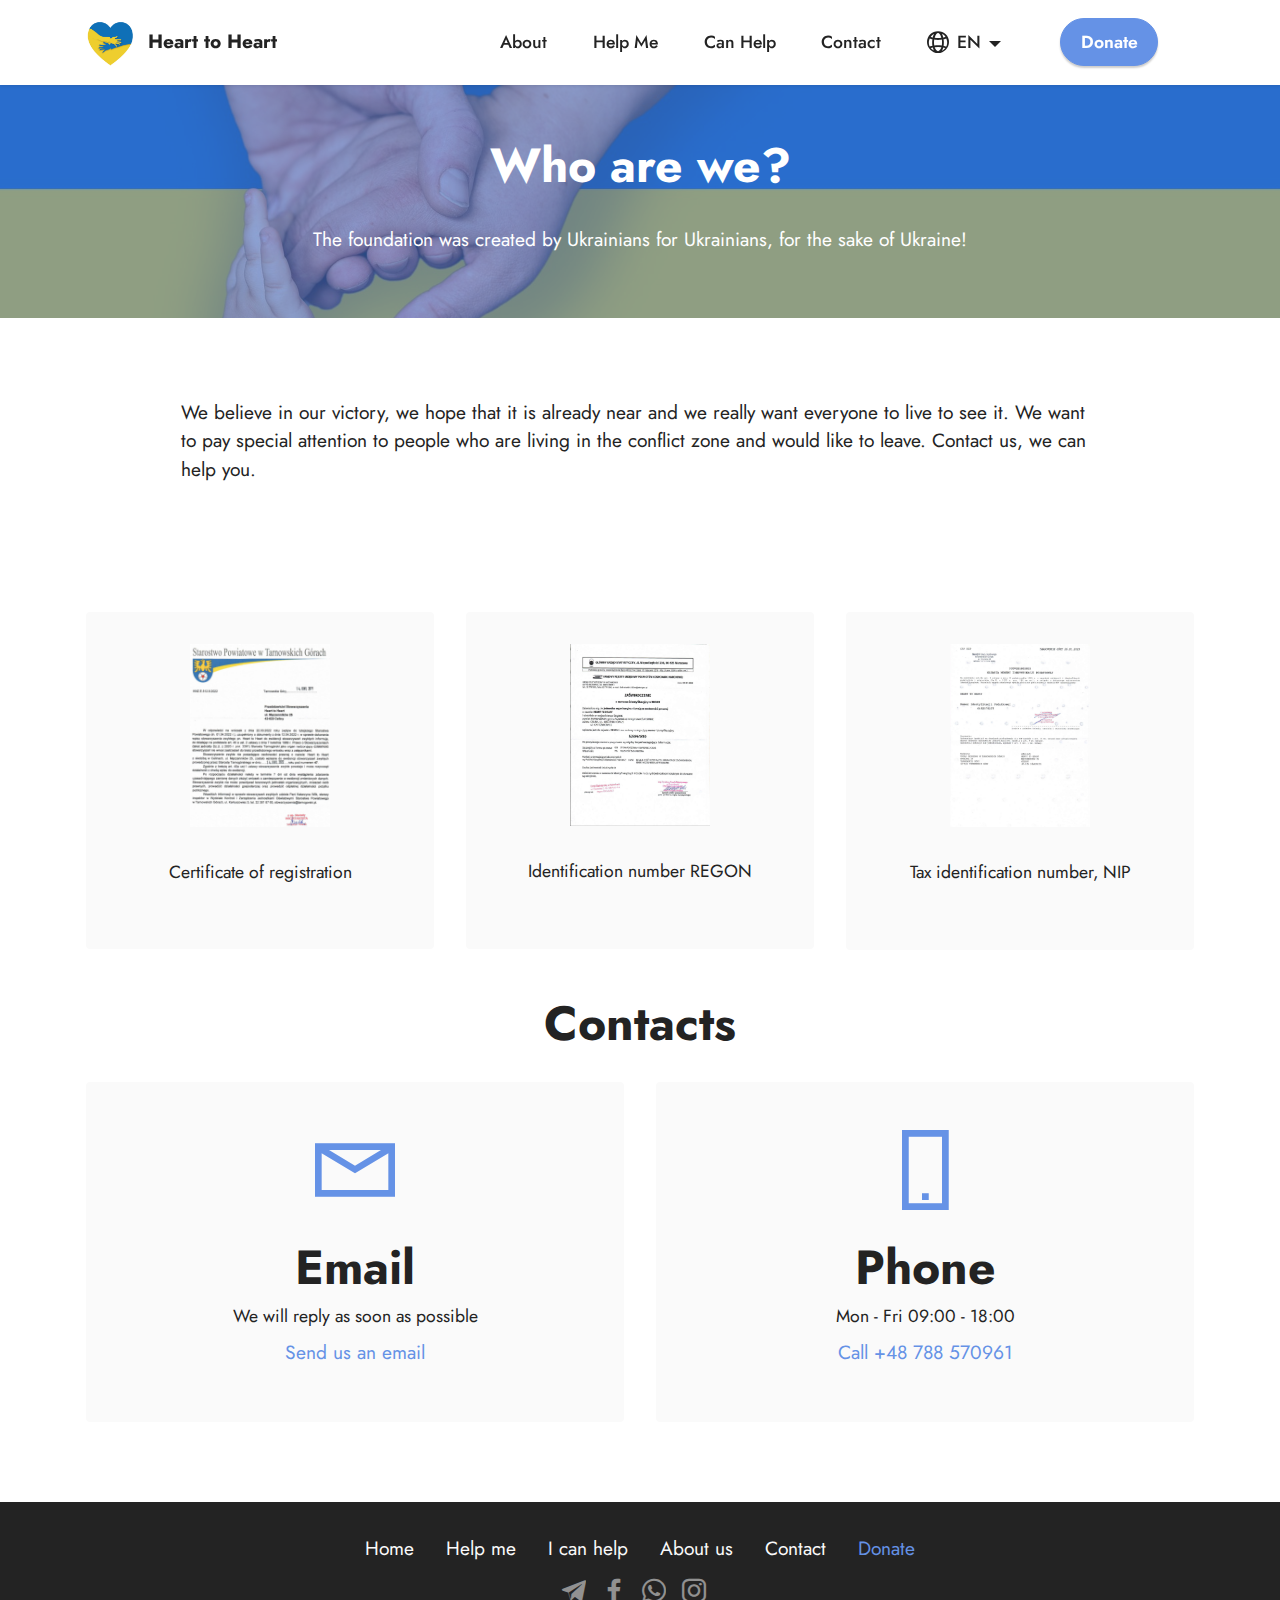
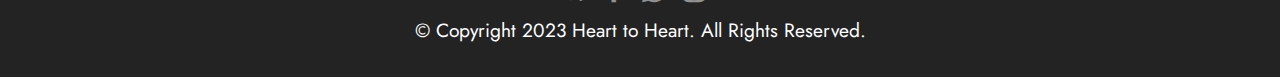
<file: about.html>
<!DOCTYPE html>
<html  >
<head>
  
  <meta charset="UTF-8">
  <meta http-equiv="X-UA-Compatible" content="IE=edge">
  
  <meta name="viewport" content="width=device-width, initial-scale=1, minimum-scale=1">
  <link rel="shortcut icon" href="assets/images/mbr.jpg" type="image/x-icon">
  <meta name="description" content="">
  
  
  <title>About Us</title>
  <link rel="stylesheet" href="assets/web/assets/mobirise-icons2/mobirise2.css">
  <link rel="stylesheet" href="assets/bootstrap/css/bootstrap.min.css">
  <link rel="stylesheet" href="assets/bootstrap/css/bootstrap-grid.min.css">
  <link rel="stylesheet" href="assets/bootstrap/css/bootstrap-reboot.min.css">
    <link rel="stylesheet" href="assets/popup-overlay-plugin/style.css">
  <link rel="stylesheet" href="assets/dropdown/css/style.css">
  <link rel="stylesheet" href="assets/socicon/css/styles.css">
  <link rel="stylesheet" href="assets/theme/css/style.css">
  <link rel="preload" href="https://fonts.googleapis.com/css?family=Jost:100,200,300,400,500,600,700,800,900,100i,200i,300i,400i,500i,600i,700i,800i,900i&display=swap" as="style" onload="this.onload=null;this.rel='stylesheet'">
  <noscript><link rel="stylesheet" href="https://fonts.googleapis.com/css?family=Jost:100,200,300,400,500,600,700,800,900,100i,200i,300i,400i,500i,600i,700i,800i,900i&display=swap"></noscript>
  <link rel="preload" as="style" href="assets/mobirise/css/mbr-additional.css"><link rel="stylesheet" href="assets/mobirise/css/mbr-additional.css" type="text/css">

  
  
  
</head>
<body>
  
  <section data-bs-version="5.1" class="menu menu2 cid-twzyTbxKk8" once="menu" id="menu2-8">
    
    <nav class="navbar navbar-dropdown navbar-fixed-top navbar-expand-lg">
        <div class="container">
            <div class="navbar-brand">
                <span class="navbar-logo">
                    <a href="index.html">
                        <img src="assets/images/mbr.jpg" alt="" style="height: 4rem;">
                    </a>
                </span>
                <span class="navbar-caption-wrap"><a class="navbar-caption text-black text-primary display-7" href="index.html">Heart to Heart</a></span>
            </div>
            <button class="navbar-toggler" type="button" data-toggle="collapse" data-bs-toggle="collapse" data-target="#navbarSupportedContent" data-bs-target="#navbarSupportedContent" aria-controls="navbarNavAltMarkup" aria-expanded="false" aria-label="Toggle navigation">
                <div class="hamburger">
                    <span></span>
                    <span></span>
                    <span></span>
                    <span></span>
                </div>
            </button>
            <div class="collapse navbar-collapse" id="navbarSupportedContent">
                <ul class="navbar-nav nav-dropdown" data-app-modern-menu="true"><li class="nav-item"><a class="nav-link link text-black text-primary display-4" href="about.html">About</a></li>
                    <li class="nav-item"><a class="nav-link link text-black text-primary display-4" href="helpme.html">Help Me</a></li>
                    <li class="nav-item"><a class="nav-link link text-black text-primary display-4" href="canhelp.html">Can Help</a>
                    </li><li class="nav-item"><a class="nav-link link text-black text-primary display-4" href="contact.html">Contact</a></li><li class="nav-item dropdown"><a class="nav-link link text-black text-primary dropdown-toggle display-4" href="contact.html" data-toggle="dropdown-submenu" data-bs-toggle="dropdown" data-bs-auto-close="outside" aria-expanded="false"><span class="mobi-mbri mobi-mbri-globe-2 mbr-iconfont mbr-iconfont-btn"></span>EN</a><div class="dropdown-menu" aria-labelledby="dropdown-403"><a class="text-black text-primary dropdown-item display-4" href="http://h-to-h.eu">Українська</a><a class="text-black text-primary dropdown-item display-4" href="http://pl.h-to-h.eu">Polski</a></div></li></ul>
                
                <div class="navbar-buttons mbr-section-btn"><a class="btn btn-primary display-4" href="donate.html">Donate</a></div>
            </div>
        </div>
    </nav>
</section>

<section data-bs-version="5.1" class="info3 cid-twzHeq9gQB" id="info3-9">

    

    
    <div class="mbr-overlay" style="opacity: 0.6; background-color: rgb(68, 121, 217);">
    </div>

    <div class="container">
        <div class="row justify-content-center">
            <div class="card col-12 col-lg-10">
                <div class="card-wrapper">
                    <div class="card-box align-center">
                        <h4 class="card-title mbr-fonts-style align-center mb-4 display-2"><strong>Who are we?</strong></h4>
                        <p class="mbr-text mbr-fonts-style mb-4 display-7">The foundation was created by Ukrainians for Ukrainians, for the sake of Ukraine!</p>
                        
                    </div>
                </div>
            </div>
        </div>
    </div>
</section>

<section data-bs-version="5.1" class="content5 cid-twzLYEqICn" id="content5-a">
    
    <div class="container">
        <div class="row justify-content-center">
            <div class="col-md-12 col-lg-10">
                
                
                <p class="mbr-text mbr-fonts-style display-7">We believe in our victory, we hope that it is already near and we really want everyone to live to see it. We want to pay special attention to people who are living in the conflict zone and would like to leave. Contact us, we can help you.</p>
            </div>
        </div>
    </div>
</section>

<section data-bs-version="5.1" class="clients2 cid-twzM2k8EIZ" id="clients2-b">

    

    
    
    <div class="container">
        <div class="row justify-content-center">
            <div class="card col-12 col-md-6 col-lg-4">
                <div class="card-wrapper">
                    <div class="img-wrapper">
                        <a href="assets/files/heart.pdf" target="_blank"><img src="assets/images/heart-1.png" alt=""></a>
                    </div>
                    <div class="card-box align-center">
                        
                        
                        <p class="mbr-text mbr-fonts-style mb-4 display-4">
                            Certificate of registration</p>
                        
                    </div>
                </div>
            </div>
            <div class="card col-12 col-md-6 col-lg-4">
                <div class="card-wrapper">
                    <div class="img-wrapper">
                        <a href="assets/files/heart-regon.pdf" target="_blank"><img src="assets/images/heart-region.png" alt=""></a>
                    </div>
                    <div class="card-box align-center">
                        
                        
                        <p class="mbr-text mbr-fonts-style mb-4 display-4">Identification number REGON</p>
                        
                    </div>
                </div>
            </div>
            <div class="card col-12 col-md-6 col-lg-4">
                <div class="card-wrapper">
                    <div class="img-wrapper">
                        <a href="assets/files/heart-NIP.pdf" target="_blank"><img src="assets/images/heart-nip.png" alt=""></a>
                    </div>
                    <div class="card-box align-center">
                        
                        
                        <p class="mbr-text mbr-fonts-style mb-4 display-4">
                            Tax identification number, NIP</p>
                        
                    </div>
                </div>
            </div>
            
        </div>
    </div>
</section>

<section data-bs-version="5.1" class="contacts1 cid-twzM34W4FW" id="contacts1-c">

    

    
    
    <div class="container">
        <div class="mbr-section-head">
            <h3 class="mbr-section-title mbr-fonts-style align-center mb-0 display-2">
                <strong>Contacts</strong></h3>
            
        </div>
        <div class="row justify-content-center mt-4">
            <div class="card col-12 col-lg-6">
                <div class="card-wrapper">
                    <div class="card-box align-center">
                        <div class="image-wrapper">
                            <span class="mbr-iconfont mobi-mbri-letter mobi-mbri"></span>
                        </div>
                        <h4 class="card-title mbr-fonts-style mb-2 display-2">
                            <strong>Email</strong>
                        </h4>
                        <p class="mbr-text mbr-fonts-style mb-2 display-4">
                            We will reply as soon as possible</p>
                        <h5 class="link mbr-fonts-style display-7"><a href="mailto:heat.pl.ua@gmail.com" class="text-primary">Send us an
                                email</a>
                        </h5>
                    </div>
                </div>
            </div>
            <div class="card col-12 col-lg-6">
                <div class="card-wrapper">
                    <div class="card-box align-center">
                        <div class="image-wrapper">
                            <span class="mbr-iconfont mobi-mbri-mobile-2 mobi-mbri"></span>
                        </div>
                        <h4 class="card-title mbr-fonts-style align-center mb-2 display-2">
                            <strong>Phone</strong>
                        </h4>
                        <p class="mbr-text mbr-fonts-style mb-2 display-4">
                            Mon - Fri 09:00 - 18:00</p>
                        <h5 class="link mbr-black mbr-fonts-style display-7">
                            <a href="tel:+48 788 570961" class="text-primary">Call +48 788 570961</a></h5>
                    </div>
                </div>
            </div>
        </div>
    </div>
</section>

<section data-bs-version="5.1" class="footer3 cid-twzSepEvT9" once="footers" id="footer3-v">

    

    

    <div class="container">
        <div class="media-container-row align-center mbr-white">
            <div class="row row-links">
                <ul class="foot-menu">
                    
                    
                    
                    
                    
                <li class="foot-menu-item mbr-fonts-style display-7"><a class="text-white text-primary" href="index.html" target="_blank">Home</a></li><li class="foot-menu-item mbr-fonts-style display-7"><a class="text-white text-primary" href="helpme.html" target="_blank">Help me</a></li><li class="foot-menu-item mbr-fonts-style display-7"><a class="text-white text-primary" href="canhelp.html" target="_blank">I can help</a></li><li class="foot-menu-item mbr-fonts-style display-7"><a class="text-white text-primary" href="about.html" target="_blank">About us</a></li><li class="foot-menu-item mbr-fonts-style display-7"><a class="text-white text-primary" href="contact.html" target="_blank">Contact</a></li><li class="foot-menu-item mbr-fonts-style display-7"><a class="text-primary" href="donate.html" target="_blank">Donate</a></li></ul>
            </div>
            <div class="row social-row">
                <div class="social-list align-right pb-2">
                    
                    
                    
                    
                    
                    
                <div class="soc-item">
                        <a href="https://t.me/hear_to_heart_pl_ua" target="_blank">
                            <span class="mbr-iconfont mbr-iconfont-social socicon-telegram socicon"></span>
                        </a>
                    </div><div class="soc-item">
                        <a href="https://www.facebook.com/pages/Mobirise/1616226671953247" target="_blank">
                            <span class="socicon-facebook socicon mbr-iconfont mbr-iconfont-social"></span>
                        </a>
                    </div><div class="soc-item">
                        <a href="https://www.youtube.com/c/mobirise" target="_blank">
                            <span class="mbr-iconfont mbr-iconfont-social socicon-whatsapp socicon"></span>
                        </a>
                    </div><div class="soc-item">
                        <a href="https://instagram.com/heart_to_heart_pl?igshid=YmMyMTA2M2Y=" target="_blank">
                            <span class="mbr-iconfont mbr-iconfont-social socicon-instagram socicon"></span>
                        </a>
                    </div></div>
            </div>
            <div class="row row-copirayt">
                <p class="mbr-text mb-0 mbr-fonts-style mbr-white align-center display-7">
                    © Copyright 2023 Heart to Heart. All Rights Reserved.
                </p>
            </div>
        </div>
    </div>
</section>


<script src="assets/bootstrap/js/bootstrap.bundle.min.js"></script>
  <script src="assets/smoothscroll/smooth-scroll.js"></script>
  <script src="assets/ytplayer/index.js"></script>
      <script src="assets/dropdown/js/navbar-dropdown.js"></script>
  <script src="assets/theme/js/script.js"></script>
  
  
  
</body>
</html>
</file>
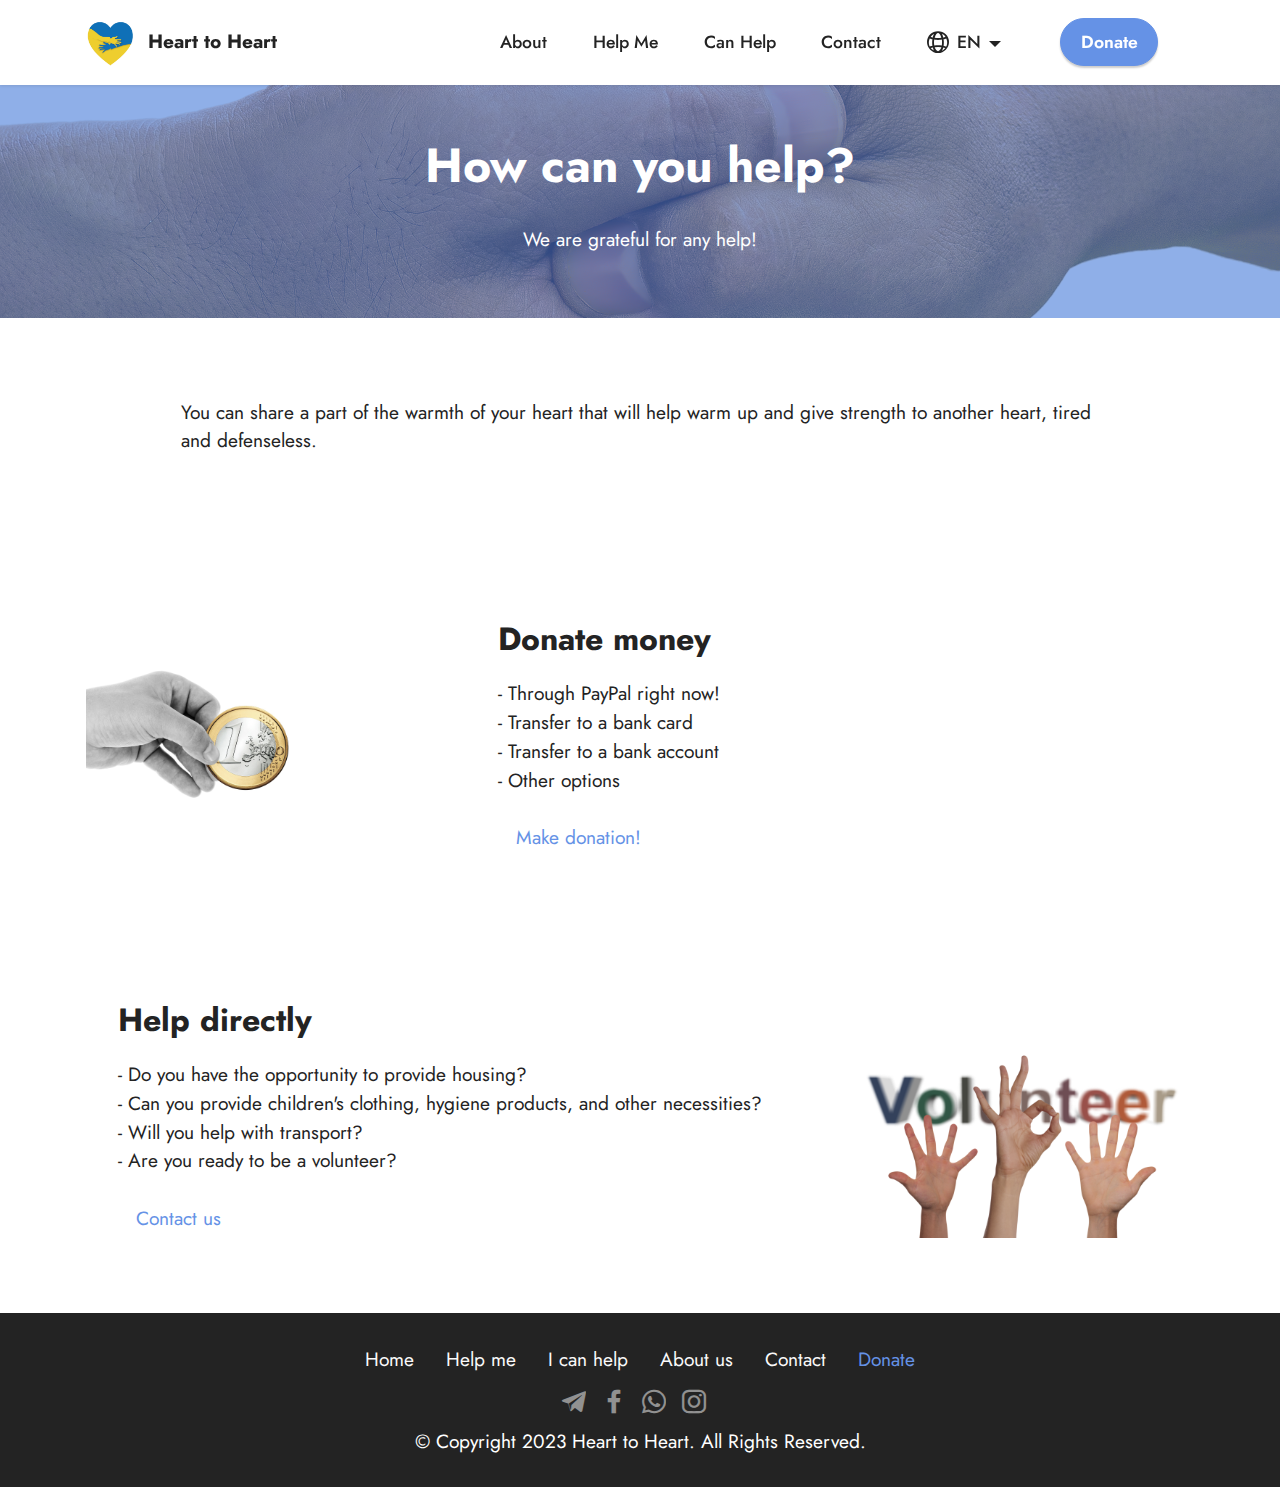
<file: canhelp.html>
<!DOCTYPE html>
<html  >
<head>
  
  <meta charset="UTF-8">
  <meta http-equiv="X-UA-Compatible" content="IE=edge">
  
  <meta name="viewport" content="width=device-width, initial-scale=1, minimum-scale=1">
  <link rel="shortcut icon" href="assets/images/mbr.jpg" type="image/x-icon">
  <meta name="description" content="">
  
  
  <title>Can Help</title>
  <link rel="stylesheet" href="assets/web/assets/mobirise-icons2/mobirise2.css">
  <link rel="stylesheet" href="assets/bootstrap/css/bootstrap.min.css">
  <link rel="stylesheet" href="assets/bootstrap/css/bootstrap-grid.min.css">
  <link rel="stylesheet" href="assets/bootstrap/css/bootstrap-reboot.min.css">
    <link rel="stylesheet" href="assets/popup-overlay-plugin/style.css">
  <link rel="stylesheet" href="assets/dropdown/css/style.css">
  <link rel="stylesheet" href="assets/socicon/css/styles.css">
  <link rel="stylesheet" href="assets/theme/css/style.css">
  <link rel="preload" href="https://fonts.googleapis.com/css?family=Jost:100,200,300,400,500,600,700,800,900,100i,200i,300i,400i,500i,600i,700i,800i,900i&display=swap" as="style" onload="this.onload=null;this.rel='stylesheet'">
  <noscript><link rel="stylesheet" href="https://fonts.googleapis.com/css?family=Jost:100,200,300,400,500,600,700,800,900,100i,200i,300i,400i,500i,600i,700i,800i,900i&display=swap"></noscript>
  <link rel="preload" as="style" href="assets/mobirise/css/mbr-additional.css"><link rel="stylesheet" href="assets/mobirise/css/mbr-additional.css" type="text/css">

  
  
  
</head>
<body>
  
  <section data-bs-version="5.1" class="menu menu2 cid-twzyTbxKk8" once="menu" id="menu2-i">
    
    <nav class="navbar navbar-dropdown navbar-fixed-top navbar-expand-lg">
        <div class="container">
            <div class="navbar-brand">
                <span class="navbar-logo">
                    <a href="index.html">
                        <img src="assets/images/mbr.jpg" alt="" style="height: 4rem;">
                    </a>
                </span>
                <span class="navbar-caption-wrap"><a class="navbar-caption text-black text-primary display-7" href="index.html">Heart to Heart</a></span>
            </div>
            <button class="navbar-toggler" type="button" data-toggle="collapse" data-bs-toggle="collapse" data-target="#navbarSupportedContent" data-bs-target="#navbarSupportedContent" aria-controls="navbarNavAltMarkup" aria-expanded="false" aria-label="Toggle navigation">
                <div class="hamburger">
                    <span></span>
                    <span></span>
                    <span></span>
                    <span></span>
                </div>
            </button>
            <div class="collapse navbar-collapse" id="navbarSupportedContent">
                <ul class="navbar-nav nav-dropdown" data-app-modern-menu="true"><li class="nav-item"><a class="nav-link link text-black text-primary display-4" href="about.html">About</a></li>
                    <li class="nav-item"><a class="nav-link link text-black text-primary display-4" href="helpme.html">Help Me</a></li>
                    <li class="nav-item"><a class="nav-link link text-black text-primary display-4" href="canhelp.html">Can Help</a>
                    </li><li class="nav-item"><a class="nav-link link text-black text-primary display-4" href="contact.html">Contact</a></li><li class="nav-item dropdown"><a class="nav-link link text-black text-primary dropdown-toggle display-4" href="contact.html" data-toggle="dropdown-submenu" data-bs-toggle="dropdown" data-bs-auto-close="outside" aria-expanded="false"><span class="mobi-mbri mobi-mbri-globe-2 mbr-iconfont mbr-iconfont-btn"></span>EN</a><div class="dropdown-menu" aria-labelledby="dropdown-403"><a class="text-black text-primary dropdown-item display-4" href="http://h-to-h.eu">Українська</a><a class="text-black text-primary dropdown-item display-4" href="http://pl.h-to-h.eu">Polski</a></div></li></ul>
                
                <div class="navbar-buttons mbr-section-btn"><a class="btn btn-primary display-4" href="donate.html">Donate</a></div>
            </div>
        </div>
    </nav>
</section>

<section data-bs-version="5.1" class="info3 cid-twzNaawgq9" id="info3-j">

    

    
    <div class="mbr-overlay" style="opacity: 0.6; background-color: rgb(68, 121, 217);">
    </div>

    <div class="container">
        <div class="row justify-content-center">
            <div class="card col-12 col-lg-10">
                <div class="card-wrapper">
                    <div class="card-box align-center">
                        <h4 class="card-title mbr-fonts-style align-center mb-4 display-2"><strong>How can you help?</strong></h4>
                        <p class="mbr-text mbr-fonts-style mb-4 display-7">We are grateful for any help!</p>
                        
                    </div>
                </div>
            </div>
        </div>
    </div>
</section>

<section data-bs-version="5.1" class="content5 cid-twzNaOYYr4" id="content5-k">
    
    <div class="container">
        <div class="row justify-content-center">
            <div class="col-md-12 col-lg-10">
                
                
                <p class="mbr-text mbr-fonts-style display-7">You can share a part of the warmth of your heart that will help warm up and give strength to another heart, tired and defenseless.</p>
            </div>
        </div>
    </div>
</section>

<section data-bs-version="5.1" class="image1 cid-twzNdhFSpu" id="image1-l">
    

    
    

    <div class="container">
        <div class="row align-items-center">
            <div class="col-12 col-lg-4">
                <div class="image-wrapper">
                    <a href="donate.html"><img src="assets/images/mbr-5.jpg" alt=""></a>
                    
                </div>
            </div>
            <div class="col-12 col-lg">
                <div class="text-wrapper">
                    <h3 class="mbr-section-title mbr-fonts-style mb-3 display-5"><strong>Donate money</strong></h3>
                    <p class="mbr-text mbr-fonts-style display-7">- Through PayPal right now!<br>  - Transfer to a bank card<br>  - Transfer to a bank account<br>  - Other options<br><br>&nbsp; &nbsp;<a href="donate.html" class="text-primary">Make donation!</a></p>
                </div>
            </div>
        </div>
    </div>
</section>

<section data-bs-version="5.1" class="image2 cid-twzNdtjGyD" id="image2-m">
    

    
    

    <div class="container">
        <div class="row align-items-center">
            <div class="col-12 col-lg-4">
                <div class="image-wrapper">
                    <a href="contact.html"><img src="assets/images/mbr-3.png" alt=""></a>
                    
                </div>
            </div>
            <div class="col-12 col-lg">
                <div class="text-wrapper">
                    <h3 class="mbr-section-title mbr-fonts-style mb-3 display-5"><strong>Help directly</strong></h3>
                    <p class="mbr-text mbr-fonts-style display-7">- Do you have the opportunity to provide housing?<br>  - Can you provide children's clothing, hygiene products, and other necessities?<br>  - Will you help with transport?<br>  - Are you ready to be a volunteer?<br><br>&nbsp; &nbsp;<a href="contact.html" class="text-primary">Contact us</a></p>
                </div>
            </div>
        </div>
    </div>
</section>

<section data-bs-version="5.1" class="footer3 cid-twzSepEvT9" once="footers" id="footer3-v">

    

    

    <div class="container">
        <div class="media-container-row align-center mbr-white">
            <div class="row row-links">
                <ul class="foot-menu">
                    
                    
                    
                    
                    
                <li class="foot-menu-item mbr-fonts-style display-7"><a class="text-white text-primary" href="index.html" target="_blank">Home</a></li><li class="foot-menu-item mbr-fonts-style display-7"><a class="text-white text-primary" href="helpme.html" target="_blank">Help me</a></li><li class="foot-menu-item mbr-fonts-style display-7"><a class="text-white text-primary" href="canhelp.html" target="_blank">I can help</a></li><li class="foot-menu-item mbr-fonts-style display-7"><a class="text-white text-primary" href="about.html" target="_blank">About us</a></li><li class="foot-menu-item mbr-fonts-style display-7"><a class="text-white text-primary" href="contact.html" target="_blank">Contact</a></li><li class="foot-menu-item mbr-fonts-style display-7"><a class="text-primary" href="donate.html" target="_blank">Donate</a></li></ul>
            </div>
            <div class="row social-row">
                <div class="social-list align-right pb-2">
                    
                    
                    
                    
                    
                    
                <div class="soc-item">
                        <a href="https://t.me/hear_to_heart_pl_ua" target="_blank">
                            <span class="mbr-iconfont mbr-iconfont-social socicon-telegram socicon"></span>
                        </a>
                    </div><div class="soc-item">
                        <a href="https://www.facebook.com/pages/Mobirise/1616226671953247" target="_blank">
                            <span class="socicon-facebook socicon mbr-iconfont mbr-iconfont-social"></span>
                        </a>
                    </div><div class="soc-item">
                        <a href="https://www.youtube.com/c/mobirise" target="_blank">
                            <span class="mbr-iconfont mbr-iconfont-social socicon-whatsapp socicon"></span>
                        </a>
                    </div><div class="soc-item">
                        <a href="https://instagram.com/heart_to_heart_pl?igshid=YmMyMTA2M2Y=" target="_blank">
                            <span class="mbr-iconfont mbr-iconfont-social socicon-instagram socicon"></span>
                        </a>
                    </div></div>
            </div>
            <div class="row row-copirayt">
                <p class="mbr-text mb-0 mbr-fonts-style mbr-white align-center display-7">
                    © Copyright 2023 Heart to Heart. All Rights Reserved.
                </p>
            </div>
        </div>
    </div>
</section>


<script src="assets/bootstrap/js/bootstrap.bundle.min.js"></script>
  <script src="assets/smoothscroll/smooth-scroll.js"></script>
  <script src="assets/ytplayer/index.js"></script>
      <script src="assets/dropdown/js/navbar-dropdown.js"></script>
  <script src="assets/theme/js/script.js"></script>
  
  
  
</body>
</html>
</file>
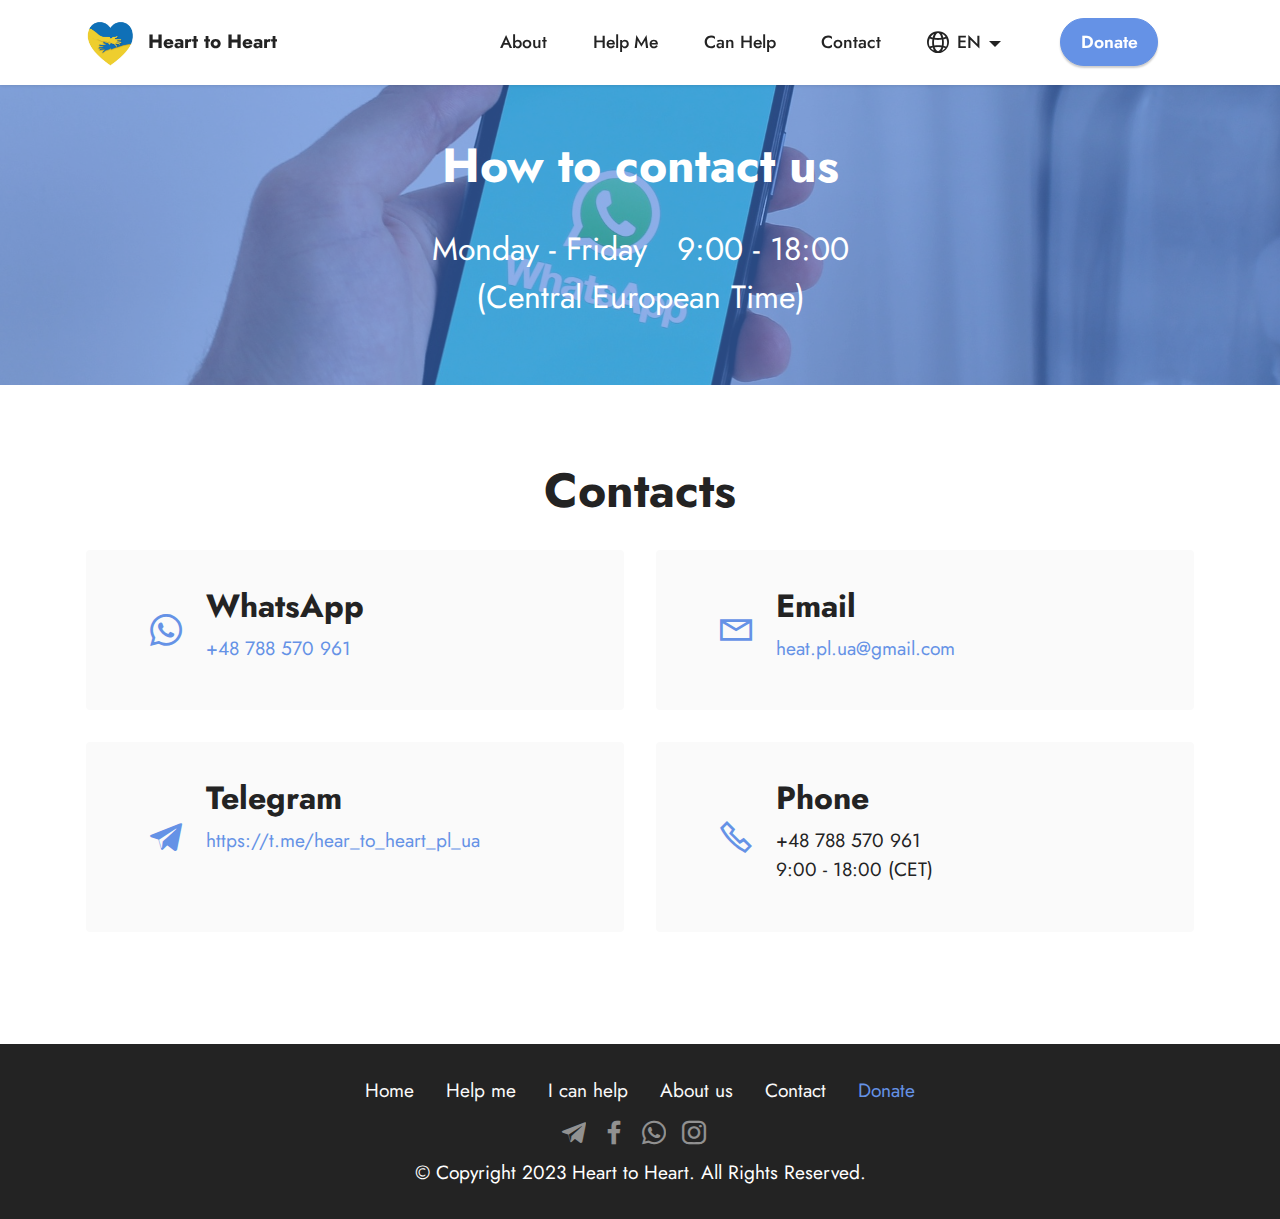
<file: contact.html>
<!DOCTYPE html>
<html  >
<head>
  
  <meta charset="UTF-8">
  <meta http-equiv="X-UA-Compatible" content="IE=edge">
  
  <meta name="viewport" content="width=device-width, initial-scale=1, minimum-scale=1">
  <link rel="shortcut icon" href="assets/images/mbr.jpg" type="image/x-icon">
  <meta name="description" content="">
  
  
  <title>Contact</title>
  <link rel="stylesheet" href="assets/web/assets/mobirise-icons2/mobirise2.css">
  <link rel="stylesheet" href="assets/bootstrap/css/bootstrap.min.css">
  <link rel="stylesheet" href="assets/bootstrap/css/bootstrap-grid.min.css">
  <link rel="stylesheet" href="assets/bootstrap/css/bootstrap-reboot.min.css">
    <link rel="stylesheet" href="assets/popup-overlay-plugin/style.css">
  <link rel="stylesheet" href="assets/dropdown/css/style.css">
  <link rel="stylesheet" href="assets/socicon/css/styles.css">
  <link rel="stylesheet" href="assets/theme/css/style.css">
  <link rel="preload" href="https://fonts.googleapis.com/css?family=Jost:100,200,300,400,500,600,700,800,900,100i,200i,300i,400i,500i,600i,700i,800i,900i&display=swap" as="style" onload="this.onload=null;this.rel='stylesheet'">
  <noscript><link rel="stylesheet" href="https://fonts.googleapis.com/css?family=Jost:100,200,300,400,500,600,700,800,900,100i,200i,300i,400i,500i,600i,700i,800i,900i&display=swap"></noscript>
  <link rel="preload" as="style" href="assets/mobirise/css/mbr-additional.css"><link rel="stylesheet" href="assets/mobirise/css/mbr-additional.css" type="text/css">

  
  
  
</head>
<body>
  
  <section data-bs-version="5.1" class="menu menu2 cid-twzyTbxKk8" once="menu" id="menu2-n">
    
    <nav class="navbar navbar-dropdown navbar-fixed-top navbar-expand-lg">
        <div class="container">
            <div class="navbar-brand">
                <span class="navbar-logo">
                    <a href="index.html">
                        <img src="assets/images/mbr.jpg" alt="" style="height: 4rem;">
                    </a>
                </span>
                <span class="navbar-caption-wrap"><a class="navbar-caption text-black text-primary display-7" href="index.html">Heart to Heart</a></span>
            </div>
            <button class="navbar-toggler" type="button" data-toggle="collapse" data-bs-toggle="collapse" data-target="#navbarSupportedContent" data-bs-target="#navbarSupportedContent" aria-controls="navbarNavAltMarkup" aria-expanded="false" aria-label="Toggle navigation">
                <div class="hamburger">
                    <span></span>
                    <span></span>
                    <span></span>
                    <span></span>
                </div>
            </button>
            <div class="collapse navbar-collapse" id="navbarSupportedContent">
                <ul class="navbar-nav nav-dropdown" data-app-modern-menu="true"><li class="nav-item"><a class="nav-link link text-black text-primary display-4" href="about.html">About</a></li>
                    <li class="nav-item"><a class="nav-link link text-black text-primary display-4" href="helpme.html">Help Me</a></li>
                    <li class="nav-item"><a class="nav-link link text-black text-primary display-4" href="canhelp.html">Can Help</a>
                    </li><li class="nav-item"><a class="nav-link link text-black text-primary display-4" href="contact.html">Contact</a></li><li class="nav-item dropdown"><a class="nav-link link text-black text-primary dropdown-toggle display-4" href="contact.html" data-toggle="dropdown-submenu" data-bs-toggle="dropdown" data-bs-auto-close="outside" aria-expanded="false"><span class="mobi-mbri mobi-mbri-globe-2 mbr-iconfont mbr-iconfont-btn"></span>EN</a><div class="dropdown-menu" aria-labelledby="dropdown-403"><a class="text-black text-primary dropdown-item display-4" href="http://h-to-h.eu">Українська</a><a class="text-black text-primary dropdown-item display-4" href="http://pl.h-to-h.eu">Polski</a></div></li></ul>
                
                <div class="navbar-buttons mbr-section-btn"><a class="btn btn-primary display-4" href="donate.html">Donate</a></div>
            </div>
        </div>
    </nav>
</section>

<section data-bs-version="5.1" class="info3 cid-twzNpqJsIZ" id="info3-o">

    

    
    <div class="mbr-overlay" style="opacity: 0.6; background-color: rgb(68, 121, 217);">
    </div>

    <div class="container">
        <div class="row justify-content-center">
            <div class="card col-12 col-lg-10">
                <div class="card-wrapper">
                    <div class="card-box align-center">
                        <h4 class="card-title mbr-fonts-style align-center mb-4 display-2"><strong>How to contact us</strong></h4>
                        <p class="mbr-text mbr-fonts-style mb-4 display-5">Monday - Friday&nbsp; &nbsp;9:00 - 18:00<br>(Central European Time)</p>
                        
                    </div>
                </div>
            </div>
        </div>
    </div>
</section>

<section data-bs-version="5.1" class="contacts2 cid-twzNvTNh9r" id="contacts2-q">
    <!---->
    

    
    
    <div class="container">
        <div class="mbr-section-head">
            <h3 class="mbr-section-title mbr-fonts-style align-center mb-0 display-2">
                <strong>Contacts</strong>
            </h3>
            
        </div>
        <div class="row justify-content-center mt-4">
            <div class="card col-12 col-md-6">
                <div class="card-wrapper">
                    <div class="image-wrapper">
                        <span class="mbr-iconfont socicon-whatsapp socicon"></span>
                    </div>
                    <div class="text-wrapper">
                        <h6 class="card-title mbr-fonts-style mb-1 display-5">
                            <strong>WhatsApp</strong></h6>
                        <p class="mbr-text mbr-fonts-style display-7">
                            <a href="https://wa.me/48 788 570 961" class="text-primary">+48 788 570 961</a>
                        </p>
                    </div>
                </div>
            </div>
            <div class="card col-12 col-md-6">
                <div class="card-wrapper">
                    <div class="image-wrapper">
                        <span class="mbr-iconfont mobi-mbri-letter mobi-mbri"></span>
                    </div>
                    <div class="text-wrapper">
                        <h6 class="card-title mbr-fonts-style mb-1 display-5">
                            <strong>Email</strong>
                        </h6>
                        <p class="mbr-text mbr-fonts-style display-7"><a href="mailto:heat.pl.ua@gmail.com" class="text-primary">heat.pl.ua@gmail.com</a></p>
                    </div>
                </div>
            </div>
            <div class="card col-12 col-md-6">
                <div class="card-wrapper">
                    <div class="image-wrapper">
                        <span class="mbr-iconfont socicon-telegram socicon"></span>
                    </div>
                    <div class="text-wrapper">
                        <h6 class="card-title mbr-fonts-style mb-1 display-5"><strong>Telegram</strong></h6>
                        <p class="mbr-text mbr-fonts-style display-7"><a href="https://t.me/hear_to_heart_pl_ua" class="text-primary">https://t.me/hear_to_heart_pl_ua</a></p>
                    </div>
                </div>
            </div>
            <div class="card col-12 col-md-6">
                <div class="card-wrapper">
                    <div class="image-wrapper">
                        <span class="mbr-iconfont mobi-mbri-phone mobi-mbri"></span>
                    </div>
                    <div class="text-wrapper">
                        <h6 class="card-title mbr-fonts-style mb-1 display-5">
                            <strong>Phone</strong></h6>
                        <p class="mbr-text mbr-fonts-style display-7">+48 788 570 961<br>9:00 - 18:00  (CET)</p>
                    </div>
                </div>
            </div>
        </div>
    </div>
</section>

<section data-bs-version="5.1" class="footer3 cid-twzSepEvT9" once="footers" id="footer3-v">

    

    

    <div class="container">
        <div class="media-container-row align-center mbr-white">
            <div class="row row-links">
                <ul class="foot-menu">
                    
                    
                    
                    
                    
                <li class="foot-menu-item mbr-fonts-style display-7"><a class="text-white text-primary" href="index.html" target="_blank">Home</a></li><li class="foot-menu-item mbr-fonts-style display-7"><a class="text-white text-primary" href="helpme.html" target="_blank">Help me</a></li><li class="foot-menu-item mbr-fonts-style display-7"><a class="text-white text-primary" href="canhelp.html" target="_blank">I can help</a></li><li class="foot-menu-item mbr-fonts-style display-7"><a class="text-white text-primary" href="about.html" target="_blank">About us</a></li><li class="foot-menu-item mbr-fonts-style display-7"><a class="text-white text-primary" href="contact.html" target="_blank">Contact</a></li><li class="foot-menu-item mbr-fonts-style display-7"><a class="text-primary" href="donate.html" target="_blank">Donate</a></li></ul>
            </div>
            <div class="row social-row">
                <div class="social-list align-right pb-2">
                    
                    
                    
                    
                    
                    
                <div class="soc-item">
                        <a href="https://t.me/hear_to_heart_pl_ua" target="_blank">
                            <span class="mbr-iconfont mbr-iconfont-social socicon-telegram socicon"></span>
                        </a>
                    </div><div class="soc-item">
                        <a href="https://www.facebook.com/pages/Mobirise/1616226671953247" target="_blank">
                            <span class="socicon-facebook socicon mbr-iconfont mbr-iconfont-social"></span>
                        </a>
                    </div><div class="soc-item">
                        <a href="https://www.youtube.com/c/mobirise" target="_blank">
                            <span class="mbr-iconfont mbr-iconfont-social socicon-whatsapp socicon"></span>
                        </a>
                    </div><div class="soc-item">
                        <a href="https://instagram.com/heart_to_heart_pl?igshid=YmMyMTA2M2Y=" target="_blank">
                            <span class="mbr-iconfont mbr-iconfont-social socicon-instagram socicon"></span>
                        </a>
                    </div></div>
            </div>
            <div class="row row-copirayt">
                <p class="mbr-text mb-0 mbr-fonts-style mbr-white align-center display-7">
                    © Copyright 2023 Heart to Heart. All Rights Reserved.
                </p>
            </div>
        </div>
    </div>
</section>


<script src="assets/bootstrap/js/bootstrap.bundle.min.js"></script>
  <script src="assets/smoothscroll/smooth-scroll.js"></script>
  <script src="assets/ytplayer/index.js"></script>
      <script src="assets/dropdown/js/navbar-dropdown.js"></script>
  <script src="assets/theme/js/script.js"></script>
  
  
  
</body>
</html>
</file>
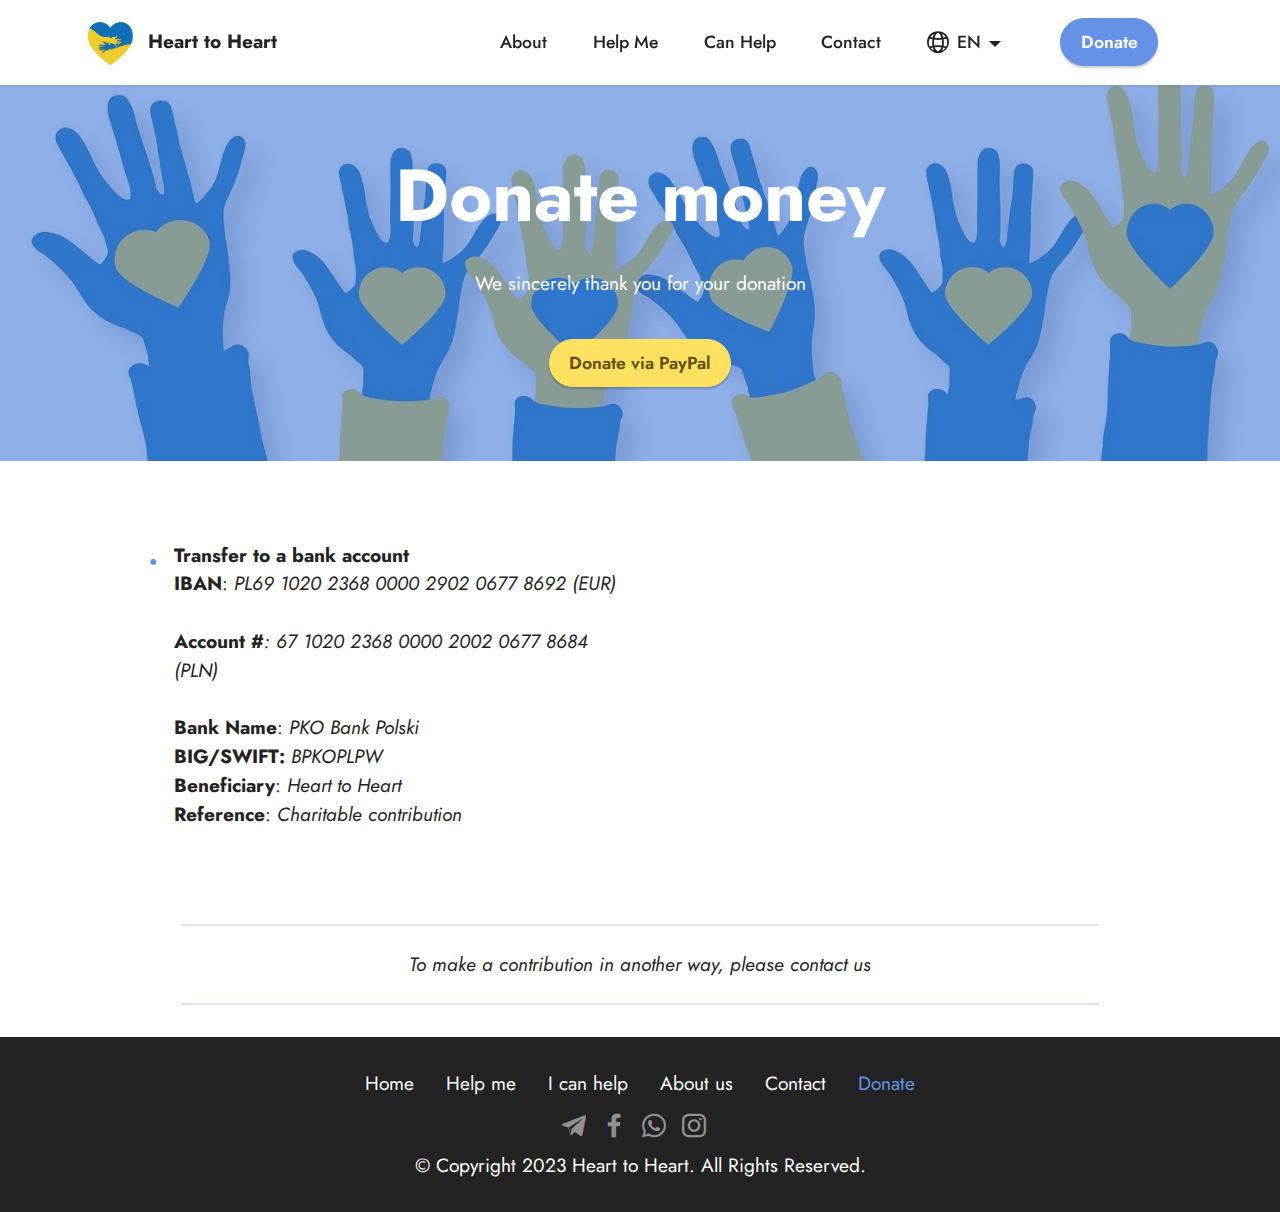
<file: donate.html>
<!DOCTYPE html>
<html  >
<head>
  
  <meta charset="UTF-8">
  <meta http-equiv="X-UA-Compatible" content="IE=edge">
  
  <meta name="viewport" content="width=device-width, initial-scale=1, minimum-scale=1">
  <link rel="shortcut icon" href="assets/images/mbr.jpg" type="image/x-icon">
  <meta name="description" content="">
  
  
  <title>Donate</title>
  <link rel="stylesheet" href="assets/web/assets/mobirise-icons2/mobirise2.css">
  <link rel="stylesheet" href="assets/bootstrap/css/bootstrap.min.css">
  <link rel="stylesheet" href="assets/bootstrap/css/bootstrap-grid.min.css">
  <link rel="stylesheet" href="assets/bootstrap/css/bootstrap-reboot.min.css">
    <link rel="stylesheet" href="assets/popup-overlay-plugin/style.css">
  <link rel="stylesheet" href="assets/dropdown/css/style.css">
  <link rel="stylesheet" href="assets/socicon/css/styles.css">
  <link rel="stylesheet" href="assets/theme/css/style.css">
  <link rel="preload" href="https://fonts.googleapis.com/css?family=Jost:100,200,300,400,500,600,700,800,900,100i,200i,300i,400i,500i,600i,700i,800i,900i&display=swap" as="style" onload="this.onload=null;this.rel='stylesheet'">
  <noscript><link rel="stylesheet" href="https://fonts.googleapis.com/css?family=Jost:100,200,300,400,500,600,700,800,900,100i,200i,300i,400i,500i,600i,700i,800i,900i&display=swap"></noscript>
  <link rel="preload" as="style" href="assets/mobirise/css/mbr-additional.css"><link rel="stylesheet" href="assets/mobirise/css/mbr-additional.css" type="text/css">

  
  
  
</head>
<body>
  
  <section data-bs-version="5.1" class="menu menu2 cid-twzyTbxKk8" once="menu" id="menu2-r">
    
    <nav class="navbar navbar-dropdown navbar-fixed-top navbar-expand-lg">
        <div class="container">
            <div class="navbar-brand">
                <span class="navbar-logo">
                    <a href="index.html">
                        <img src="assets/images/mbr.jpg" alt="" style="height: 4rem;">
                    </a>
                </span>
                <span class="navbar-caption-wrap"><a class="navbar-caption text-black text-primary display-7" href="index.html">Heart to Heart</a></span>
            </div>
            <button class="navbar-toggler" type="button" data-toggle="collapse" data-bs-toggle="collapse" data-target="#navbarSupportedContent" data-bs-target="#navbarSupportedContent" aria-controls="navbarNavAltMarkup" aria-expanded="false" aria-label="Toggle navigation">
                <div class="hamburger">
                    <span></span>
                    <span></span>
                    <span></span>
                    <span></span>
                </div>
            </button>
            <div class="collapse navbar-collapse" id="navbarSupportedContent">
                <ul class="navbar-nav nav-dropdown" data-app-modern-menu="true"><li class="nav-item"><a class="nav-link link text-black text-primary display-4" href="about.html">About</a></li>
                    <li class="nav-item"><a class="nav-link link text-black text-primary display-4" href="helpme.html">Help Me</a></li>
                    <li class="nav-item"><a class="nav-link link text-black text-primary display-4" href="canhelp.html">Can Help</a>
                    </li><li class="nav-item"><a class="nav-link link text-black text-primary display-4" href="contact.html">Contact</a></li><li class="nav-item dropdown"><a class="nav-link link text-black text-primary dropdown-toggle display-4" href="contact.html" data-toggle="dropdown-submenu" data-bs-toggle="dropdown" data-bs-auto-close="outside" aria-expanded="false"><span class="mobi-mbri mobi-mbri-globe-2 mbr-iconfont mbr-iconfont-btn"></span>EN</a><div class="dropdown-menu" aria-labelledby="dropdown-403"><a class="text-black text-primary dropdown-item display-4" href="http://h-to-h.eu">Українська</a><a class="text-black text-primary dropdown-item display-4" href="http://pl.h-to-h.eu">Polski</a></div></li></ul>
                
                <div class="navbar-buttons mbr-section-btn"><a class="btn btn-primary display-4" href="donate.html">Donate</a></div>
            </div>
        </div>
    </nav>
</section>

<section data-bs-version="5.1" class="info3 cid-twzNUJ1zOL" id="info3-s">

    

    
    <div class="mbr-overlay" style="opacity: 0.6; background-color: rgb(68, 121, 217);">
    </div>

    <div class="container">
        <div class="row justify-content-center">
            <div class="card col-12 col-lg-10">
                <div class="card-wrapper">
                    <div class="card-box align-center">
                        <h4 class="card-title mbr-fonts-style align-center mb-4 display-1"><strong>Donate money</strong></h4>
                        <p class="mbr-text mbr-fonts-style mb-4 display-7">We sincerely thank you for your donation</p>
                        <div class="mbr-section-btn mt-3"><a class="btn btn-warning display-4" href="https://www.paypal.com/donate/?hosted_button_id=VGASVBM4XCBJQ">Donate via PayPal</a></div>
                    </div>
                </div>
            </div>
        </div>
    </div>
</section>

<section data-bs-version="5.1" class="content13 cid-twzNWkyEDl" id="content13-t">
    

    
    
    <div class="container">
        <div class="row justify-content-center">
            
        </div>
        <div class="row justify-content-center">
            <div class="col-md-12 col-lg-11">
                <div class="row justify-content-center">
                    <div class="col-12 col-lg-6">
                        <ul class="list mbr-fonts-style display-7">
                            <li><span style="font-size: 1.2rem;"><strong>Transfer to a bank account</strong><br><strong>IBAN</strong>: <em>PL69 1020 2368 0000 2902 0677 8692 (EUR)<br></em></span><strong><br>Account #</strong><em>: 67 1020 2368 0000 2002 0677 8684 (PLN)<br></em><span style="font-size: 1.2rem;"><em><br></em><strong>Bank Name</strong></span><span style="font-size: 1.2rem;">: </span><em>PKO Bank Polski<br></em><strong>BIG/SWIFT: </strong><em>BPKOPLPW<br></em><strong>Beneficiary</strong><span style="font-size: 1.2rem;">:</span><strong> </strong><em>Heart to Heart<br></em><strong>Reference</strong><span style="font-size: 1.2rem;">:</span><em>&nbsp;Charitable contribution</em></li>
                        </ul>
                    </div>
                    <div class="col-12 col-lg-6">
                        <ul class="list mbr-fonts-style display-7"></ul>
                    </div>
                </div>
            </div>
        </div>
    </div>
</section>

<section data-bs-version="5.1" class="content6 cid-tyojYYVall" id="content6-12">
    
    <div class="container">
        <div class="row justify-content-center">
            <div class="col-md-12 col-lg-10">
                <hr class="line">
                <p class="mbr-text align-center mbr-fonts-style my-4 display-7"><em>To make a contribution in another way, please contact us</em></p>
                <hr class="line">
            </div>
        </div>
    </div>
</section>

<section data-bs-version="5.1" class="footer3 cid-twzSepEvT9" once="footers" id="footer3-v">

    

    

    <div class="container">
        <div class="media-container-row align-center mbr-white">
            <div class="row row-links">
                <ul class="foot-menu">
                    
                    
                    
                    
                    
                <li class="foot-menu-item mbr-fonts-style display-7"><a class="text-white text-primary" href="index.html" target="_blank">Home</a></li><li class="foot-menu-item mbr-fonts-style display-7"><a class="text-white text-primary" href="helpme.html" target="_blank">Help me</a></li><li class="foot-menu-item mbr-fonts-style display-7"><a class="text-white text-primary" href="canhelp.html" target="_blank">I can help</a></li><li class="foot-menu-item mbr-fonts-style display-7"><a class="text-white text-primary" href="about.html" target="_blank">About us</a></li><li class="foot-menu-item mbr-fonts-style display-7"><a class="text-white text-primary" href="contact.html" target="_blank">Contact</a></li><li class="foot-menu-item mbr-fonts-style display-7"><a class="text-primary" href="donate.html" target="_blank">Donate</a></li></ul>
            </div>
            <div class="row social-row">
                <div class="social-list align-right pb-2">
                    
                    
                    
                    
                    
                    
                <div class="soc-item">
                        <a href="https://t.me/hear_to_heart_pl_ua" target="_blank">
                            <span class="mbr-iconfont mbr-iconfont-social socicon-telegram socicon"></span>
                        </a>
                    </div><div class="soc-item">
                        <a href="https://www.facebook.com/pages/Mobirise/1616226671953247" target="_blank">
                            <span class="socicon-facebook socicon mbr-iconfont mbr-iconfont-social"></span>
                        </a>
                    </div><div class="soc-item">
                        <a href="https://www.youtube.com/c/mobirise" target="_blank">
                            <span class="mbr-iconfont mbr-iconfont-social socicon-whatsapp socicon"></span>
                        </a>
                    </div><div class="soc-item">
                        <a href="https://instagram.com/heart_to_heart_pl?igshid=YmMyMTA2M2Y=" target="_blank">
                            <span class="mbr-iconfont mbr-iconfont-social socicon-instagram socicon"></span>
                        </a>
                    </div></div>
            </div>
            <div class="row row-copirayt">
                <p class="mbr-text mb-0 mbr-fonts-style mbr-white align-center display-7">
                    © Copyright 2023 Heart to Heart. All Rights Reserved.
                </p>
            </div>
        </div>
    </div>
</section>


<script src="assets/bootstrap/js/bootstrap.bundle.min.js"></script>
  <script src="assets/smoothscroll/smooth-scroll.js"></script>
  <script src="assets/ytplayer/index.js"></script>
      <script src="assets/dropdown/js/navbar-dropdown.js"></script>
  <script src="assets/theme/js/script.js"></script>
  
  
  
</body>
</html>
</file>
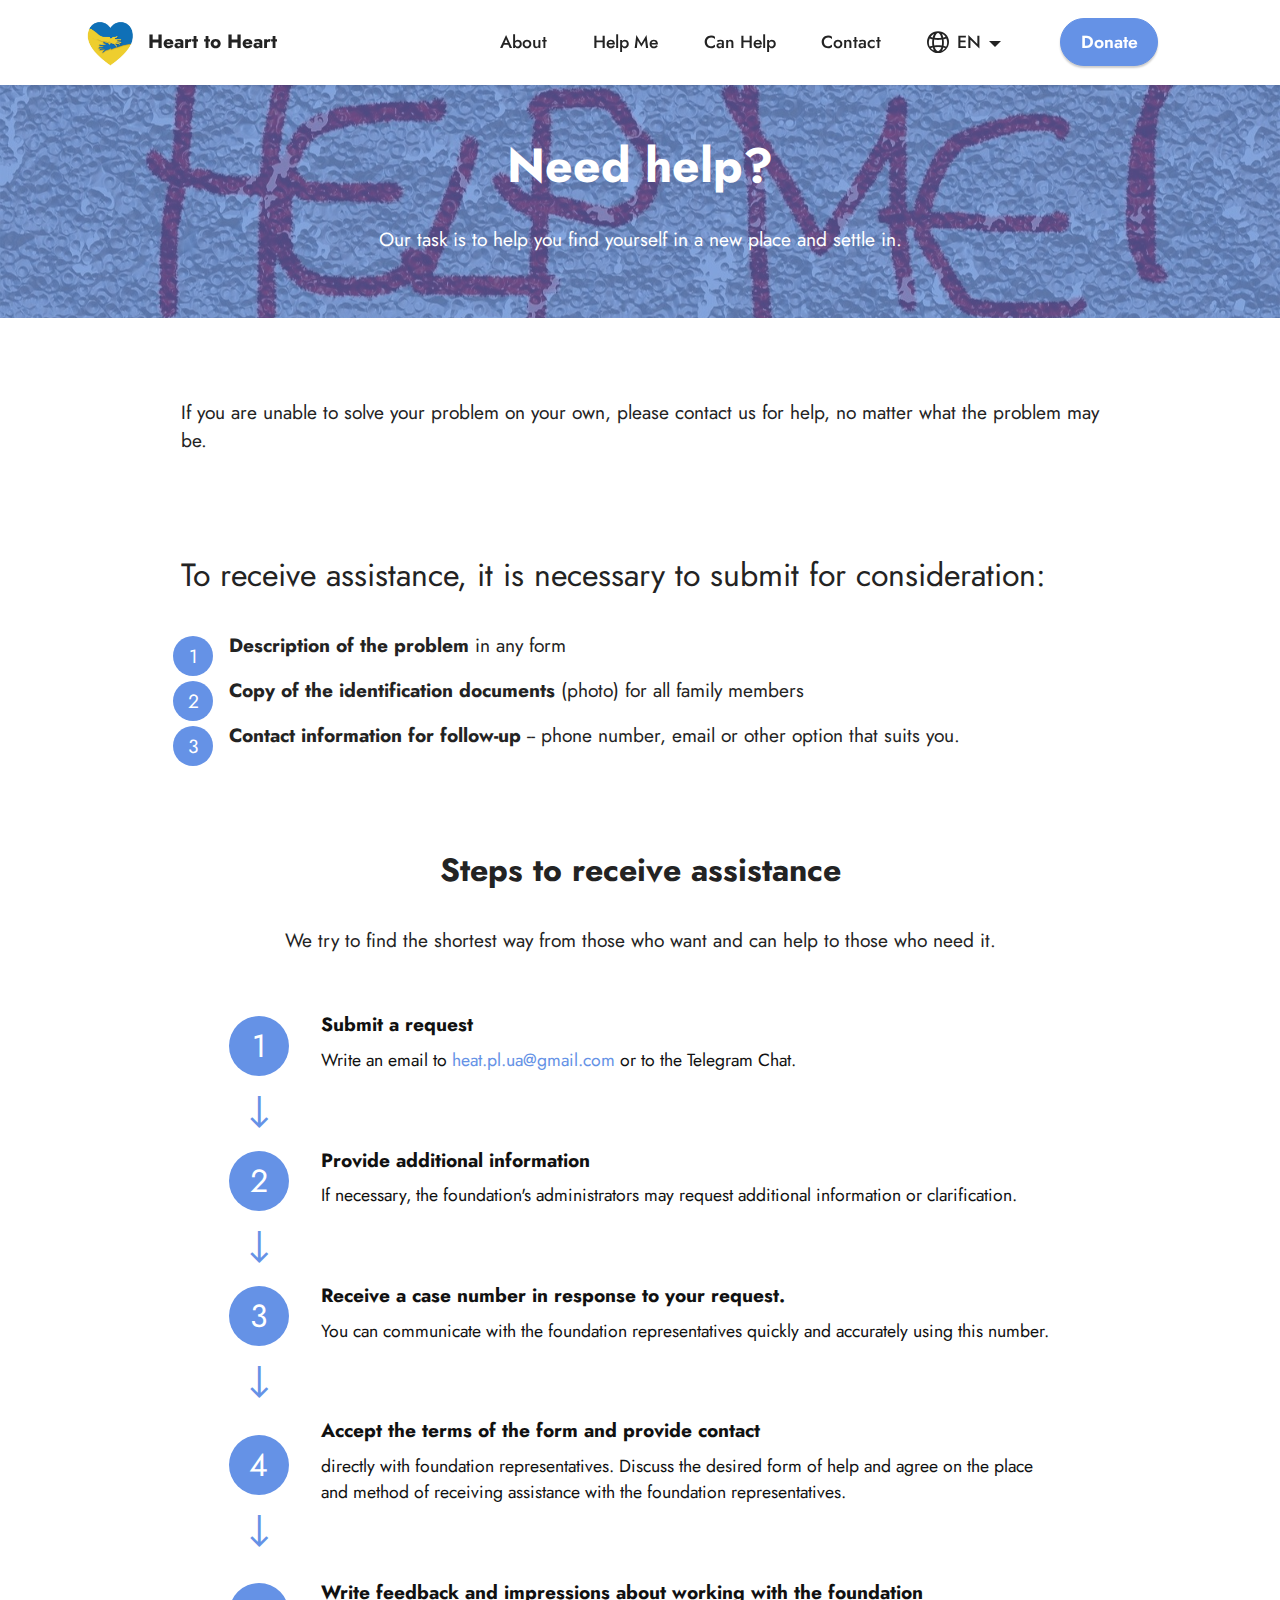
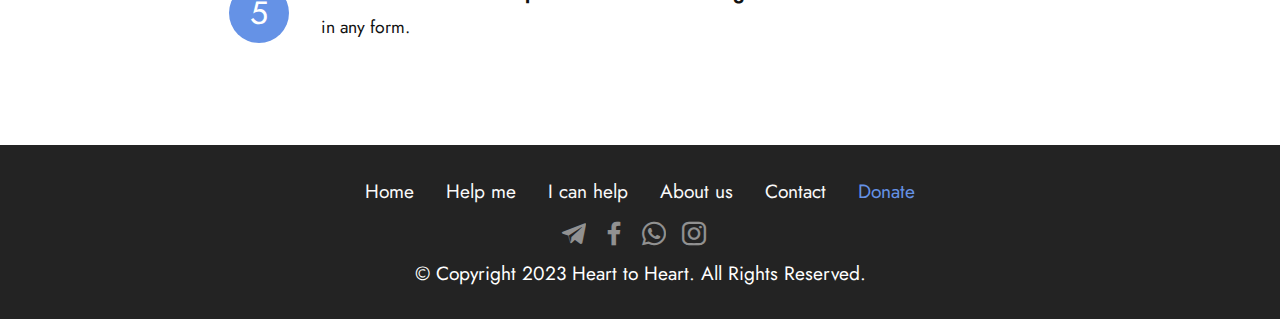
<file: helpme.html>
<!DOCTYPE html>
<html  >
<head>
  
  <meta charset="UTF-8">
  <meta http-equiv="X-UA-Compatible" content="IE=edge">
  
  <meta name="viewport" content="width=device-width, initial-scale=1, minimum-scale=1">
  <link rel="shortcut icon" href="assets/images/mbr.jpg" type="image/x-icon">
  <meta name="description" content="">
  
  
  <title>Help Me</title>
  <link rel="stylesheet" href="assets/web/assets/mobirise-icons2/mobirise2.css">
  <link rel="stylesheet" href="assets/bootstrap/css/bootstrap.min.css">
  <link rel="stylesheet" href="assets/bootstrap/css/bootstrap-grid.min.css">
  <link rel="stylesheet" href="assets/bootstrap/css/bootstrap-reboot.min.css">
    <link rel="stylesheet" href="assets/popup-overlay-plugin/style.css">
  <link rel="stylesheet" href="assets/dropdown/css/style.css">
  <link rel="stylesheet" href="assets/socicon/css/styles.css">
  <link rel="stylesheet" href="assets/theme/css/style.css">
  <link rel="preload" href="https://fonts.googleapis.com/css?family=Jost:100,200,300,400,500,600,700,800,900,100i,200i,300i,400i,500i,600i,700i,800i,900i&display=swap" as="style" onload="this.onload=null;this.rel='stylesheet'">
  <noscript><link rel="stylesheet" href="https://fonts.googleapis.com/css?family=Jost:100,200,300,400,500,600,700,800,900,100i,200i,300i,400i,500i,600i,700i,800i,900i&display=swap"></noscript>
  <link rel="preload" as="style" href="assets/mobirise/css/mbr-additional.css"><link rel="stylesheet" href="assets/mobirise/css/mbr-additional.css" type="text/css">

  
  
  
</head>
<body>
  
  <section data-bs-version="5.1" class="menu menu2 cid-twzyTbxKk8" once="menu" id="menu2-d">
    
    <nav class="navbar navbar-dropdown navbar-fixed-top navbar-expand-lg">
        <div class="container">
            <div class="navbar-brand">
                <span class="navbar-logo">
                    <a href="index.html">
                        <img src="assets/images/mbr.jpg" alt="" style="height: 4rem;">
                    </a>
                </span>
                <span class="navbar-caption-wrap"><a class="navbar-caption text-black text-primary display-7" href="index.html">Heart to Heart</a></span>
            </div>
            <button class="navbar-toggler" type="button" data-toggle="collapse" data-bs-toggle="collapse" data-target="#navbarSupportedContent" data-bs-target="#navbarSupportedContent" aria-controls="navbarNavAltMarkup" aria-expanded="false" aria-label="Toggle navigation">
                <div class="hamburger">
                    <span></span>
                    <span></span>
                    <span></span>
                    <span></span>
                </div>
            </button>
            <div class="collapse navbar-collapse" id="navbarSupportedContent">
                <ul class="navbar-nav nav-dropdown" data-app-modern-menu="true"><li class="nav-item"><a class="nav-link link text-black text-primary display-4" href="about.html">About</a></li>
                    <li class="nav-item"><a class="nav-link link text-black text-primary display-4" href="helpme.html">Help Me</a></li>
                    <li class="nav-item"><a class="nav-link link text-black text-primary display-4" href="canhelp.html">Can Help</a>
                    </li><li class="nav-item"><a class="nav-link link text-black text-primary display-4" href="contact.html">Contact</a></li><li class="nav-item dropdown"><a class="nav-link link text-black text-primary dropdown-toggle display-4" href="contact.html" data-toggle="dropdown-submenu" data-bs-toggle="dropdown" data-bs-auto-close="outside" aria-expanded="false"><span class="mobi-mbri mobi-mbri-globe-2 mbr-iconfont mbr-iconfont-btn"></span>EN</a><div class="dropdown-menu" aria-labelledby="dropdown-403"><a class="text-black text-primary dropdown-item display-4" href="http://h-to-h.eu">Українська</a><a class="text-black text-primary dropdown-item display-4" href="http://pl.h-to-h.eu">Polski</a></div></li></ul>
                
                <div class="navbar-buttons mbr-section-btn"><a class="btn btn-primary display-4" href="donate.html">Donate</a></div>
            </div>
        </div>
    </nav>
</section>

<section data-bs-version="5.1" class="info3 cid-twzMCZd1pg" id="info3-e">

    

    
    <div class="mbr-overlay" style="opacity: 0.6; background-color: rgb(68, 121, 217);">
    </div>

    <div class="container">
        <div class="row justify-content-center">
            <div class="card col-12 col-lg-10">
                <div class="card-wrapper">
                    <div class="card-box align-center">
                        <h4 class="card-title mbr-fonts-style align-center mb-4 display-2"><strong>Need help?</strong></h4>
                        <p class="mbr-text mbr-fonts-style mb-4 display-7">
                            Our task is to help you find yourself in a new place and settle in.</p>
                        
                    </div>
                </div>
            </div>
        </div>
    </div>
</section>

<section data-bs-version="5.1" class="content5 cid-twzME0DZai" id="content5-f">
    
    <div class="container">
        <div class="row justify-content-center">
            <div class="col-md-12 col-lg-10">
                
                
                <p class="mbr-text mbr-fonts-style display-7">If you are unable to solve your problem on your own, please contact us for help, no matter what the problem may be.</p>
            </div>
        </div>
    </div>
</section>

<section data-bs-version="5.1" class="content9 cid-twzMLCK05Q" id="content9-g">
    

    <div class="container">
        <div class="row justify-content-center">
            <div class="counter-container col-md-12 col-lg-10">
                <h4 class="mbr-section-title mbr-fonts-style mb-4 display-5">To receive assistance, it is necessary to submit for consideration:</h4>
                <div class="mbr-text mbr-fonts-style display-7">
                    <ol>
                        <li><strong>Description of the problem </strong>in any form</li>
                        <li><strong>Copy of the identification documents </strong>(photo) for all family members&nbsp;</li>
                        <li><strong>Contact information for follow-up</strong> -- phone number, email or other option that suits you.</li>
                    </ol>
                </div>
            </div>
        </div>
    </div>
</section>

<section data-bs-version="5.1" class="features19 cid-twzMLZy6z2" id="features20-h">

    

    
    
    <div class="container">
        <div class="row justify-content-center">
            <div class="col-md-12 col-lg-10">
                <div class="card-wrapper pb-4">
                    <div class="card-box align-center">
                        <h4 class="card-title mbr-fonts-style mb-4 display-5"><strong>Steps to receive assistance</strong></h4>
                        <p class="mbr-text mbr-fonts-style mb-4 display-7">
                            We try to find the shortest way from those who want and can help to those who need it.</p>
                        
                    </div>
                </div>
            </div>
            <div class="col-12 col-md-9">
                <div class="item mbr-flex">
                    <div class="icon-box">
                        <span class="step-number mbr-fonts-style display-5">1</span>
                    </div>
                    <div class="text-box">
                        <h4 class="icon-title card-title mbr-black mbr-fonts-style display-7"><strong>Submit a request</strong></h4>
                        <h5 class="icon-text mbr-black mbr-fonts-style display-4">Write an email to <a href="mailto:heat.pl.ua@gmail.com" class="text-primary">heat.pl.ua@gmail.com</a>&nbsp;or to the Telegram Chat.</h5>
                    </div>
                </div>
                <div class="item mbr-flex">
                    <div class="icon-box">
                        <span class="step-number mbr-fonts-style display-5">2</span>
                    </div>
                    <div class="text-box">
                        <h4 class="icon-title card-title mbr-black mbr-fonts-style display-7"><strong>Provide additional information</strong></h4>
                        <h5 class="icon-text mbr-black mbr-fonts-style display-4">If necessary, the foundation's administrators may request additional information or clarification.</h5>
                    </div>
                </div>
                <div class="item mbr-flex">
                    <div class="icon-box">
                        <span class="step-number mbr-fonts-style display-5">3</span>
                    </div>
                    <div class="text-box">
                        <h4 class="icon-title card-title mbr-black mbr-fonts-style display-7"><strong>Receive a case number in response to your request.</strong></h4>
                        <h5 class="icon-text mbr-black mbr-fonts-style display-4">You can communicate with the foundation representatives quickly and accurately using this number.</h5>
                    </div>
                </div>
                <div class="item mbr-flex">
                    <div class="icon-box">
                        <span class="step-number mbr-fonts-style display-5">4</span>
                    </div>
                    <div class="text-box">
                        <h4 class="icon-title card-title mbr-black mbr-fonts-style display-7"><strong>Accept the terms of the form and provide contact</strong></h4>
                        <h5 class="icon-text mbr-black mbr-fonts-style display-4">directly with foundation representatives. Discuss the desired form of help and agree on the place and method of receiving assistance with the foundation representatives.&nbsp;</h5>
                    </div>
                </div>
                <div class="item mbr-flex last">
                    <div class="icon-box">
                        <span class="step-number mbr-fonts-style display-5">5</span>
                    </div>
                    <div class="text-box">
                        <h4 class="icon-title card-title mbr-black mbr-fonts-style display-7"><strong>Write feedback and impressions about working with the foundation</strong></h4>
                        <h5 class="icon-text mbr-black mbr-fonts-style display-4">in any form.</h5>
                    </div>
                </div>
                
                
                
                
                
            </div>
        </div>
    </div>
</section>

<section data-bs-version="5.1" class="footer3 cid-twzSepEvT9" once="footers" id="footer3-v">

    

    

    <div class="container">
        <div class="media-container-row align-center mbr-white">
            <div class="row row-links">
                <ul class="foot-menu">
                    
                    
                    
                    
                    
                <li class="foot-menu-item mbr-fonts-style display-7"><a class="text-white text-primary" href="index.html" target="_blank">Home</a></li><li class="foot-menu-item mbr-fonts-style display-7"><a class="text-white text-primary" href="helpme.html" target="_blank">Help me</a></li><li class="foot-menu-item mbr-fonts-style display-7"><a class="text-white text-primary" href="canhelp.html" target="_blank">I can help</a></li><li class="foot-menu-item mbr-fonts-style display-7"><a class="text-white text-primary" href="about.html" target="_blank">About us</a></li><li class="foot-menu-item mbr-fonts-style display-7"><a class="text-white text-primary" href="contact.html" target="_blank">Contact</a></li><li class="foot-menu-item mbr-fonts-style display-7"><a class="text-primary" href="donate.html" target="_blank">Donate</a></li></ul>
            </div>
            <div class="row social-row">
                <div class="social-list align-right pb-2">
                    
                    
                    
                    
                    
                    
                <div class="soc-item">
                        <a href="https://t.me/hear_to_heart_pl_ua" target="_blank">
                            <span class="mbr-iconfont mbr-iconfont-social socicon-telegram socicon"></span>
                        </a>
                    </div><div class="soc-item">
                        <a href="https://www.facebook.com/pages/Mobirise/1616226671953247" target="_blank">
                            <span class="socicon-facebook socicon mbr-iconfont mbr-iconfont-social"></span>
                        </a>
                    </div><div class="soc-item">
                        <a href="https://www.youtube.com/c/mobirise" target="_blank">
                            <span class="mbr-iconfont mbr-iconfont-social socicon-whatsapp socicon"></span>
                        </a>
                    </div><div class="soc-item">
                        <a href="https://instagram.com/heart_to_heart_pl?igshid=YmMyMTA2M2Y=" target="_blank">
                            <span class="mbr-iconfont mbr-iconfont-social socicon-instagram socicon"></span>
                        </a>
                    </div></div>
            </div>
            <div class="row row-copirayt">
                <p class="mbr-text mb-0 mbr-fonts-style mbr-white align-center display-7">
                    © Copyright 2023 Heart to Heart. All Rights Reserved.
                </p>
            </div>
        </div>
    </div>
</section>


<script src="assets/bootstrap/js/bootstrap.bundle.min.js"></script>
  <script src="assets/smoothscroll/smooth-scroll.js"></script>
  <script src="assets/ytplayer/index.js"></script>
      <script src="assets/dropdown/js/navbar-dropdown.js"></script>
  <script src="assets/theme/js/script.js"></script>
  
  
  
</body>
</html>
</file>
<file: assets/web/assets/mobirise-icons2/mobirise2.css>
@font-face {
  font-family: 'Moririse2';
  font-display: swap;
  src:  url('mobirise2.eot?f2bix4');
  src:  url('mobirise2.eot?f2bix4#iefix') format('embedded-opentype'),
    url('mobirise2.ttf?f2bix4') format('truetype'),
    url('mobirise2.woff?f2bix4') format('woff'),
    url('mobirise2.svg?f2bix4#mobirise2') format('svg');
  font-weight: normal;
  font-style: normal;
}

[class^="mobi-"], [class*=" mobi-"] {
  /* use !important to prevent issues with browser extensions that change fonts */
  font-family: 'Moririse2' !important;
  speak: none;
  font-style: normal;
  font-weight: normal;
  font-variant: normal;
  text-transform: none;
  line-height: 1;

  /* Better Font Rendering =========== */
  -webkit-font-smoothing: antialiased;
  -moz-osx-font-smoothing: grayscale;
}

.mobi-mbri-add-submenu:before {
  content: "\e900";
}
.mobi-mbri-alert:before {
  content: "\e901";
}
.mobi-mbri-align-center:before {
  content: "\e902";
}
.mobi-mbri-align-justify:before {
  content: "\e903";
}
.mobi-mbri-align-left:before {
  content: "\e904";
}
.mobi-mbri-align-right:before {
  content: "\e905";
}
.mobi-mbri-android:before {
  content: "\e906";
}
.mobi-mbri-apple:before {
  content: "\e907";
}
.mobi-mbri-arrow-down:before {
  content: "\e908";
}
.mobi-mbri-arrow-next:before {
  content: "\e909";
}
.mobi-mbri-arrow-prev:before {
  content: "\e90a";
}
.mobi-mbri-arrow-up:before {
  content: "\e90b";
}
.mobi-mbri-bold:before {
  content: "\e90c";
}
.mobi-mbri-bookmark:before {
  content: "\e90d";
}
.mobi-mbri-bootstrap:before {
  content: "\e90e";
}
.mobi-mbri-briefcase:before {
  content: "\e90f";
}
.mobi-mbri-browse:before {
  content: "\e910";
}
.mobi-mbri-bulleted-list:before {
  content: "\e911";
}
.mobi-mbri-calendar:before {
  content: "\e912";
}
.mobi-mbri-camera:before {
  content: "\e913";
}
.mobi-mbri-cart-add:before {
  content: "\e914";
}
.mobi-mbri-cart-full:before {
  content: "\e915";
}
.mobi-mbri-cash:before {
  content: "\e916";
}
.mobi-mbri-change-style:before {
  content: "\e917";
}
.mobi-mbri-chat:before {
  content: "\e918";
}
.mobi-mbri-clock:before {
  content: "\e919";
}
.mobi-mbri-close:before {
  content: "\e91a";
}
.mobi-mbri-cloud:before {
  content: "\e91b";
}
.mobi-mbri-code:before {
  content: "\e91c";
}
.mobi-mbri-contact-form:before {
  content: "\e91d";
}
.mobi-mbri-credit-card:before {
  content: "\e91e";
}
.mobi-mbri-cursor-click:before {
  content: "\e91f";
}
.mobi-mbri-cust-feedback:before {
  content: "\e920";
}
.mobi-mbri-database:before {
  content: "\e921";
}
.mobi-mbri-delivery:before {
  content: "\e922";
}
.mobi-mbri-desktop:before {
  content: "\e923";
}
.mobi-mbri-devices:before {
  content: "\e924";
}
.mobi-mbri-down:before {
  content: "\e925";
}
.mobi-mbri-download-2:before {
  content: "\e926";
}
.mobi-mbri-download:before {
  content: "\e927";
}
.mobi-mbri-drag-n-drop-2:before {
  content: "\e928";
}
.mobi-mbri-drag-n-drop:before {
  content: "\e929";
}
.mobi-mbri-edit-2:before {
  content: "\e92a";
}
.mobi-mbri-edit:before {
  content: "\e92b";
}
.mobi-mbri-error:before {
  content: "\e92c";
}
.mobi-mbri-extension:before {
  content: "\e92d";
}
.mobi-mbri-features:before {
  content: "\e92e";
}
.mobi-mbri-file:before {
  content: "\e92f";
}
.mobi-mbri-flag:before {
  content: "\e930";
}
.mobi-mbri-folder:before {
  content: "\e931";
}
.mobi-mbri-gift:before {
  content: "\e932";
}
.mobi-mbri-github:before {
  content: "\e933";
}
.mobi-mbri-globe-2:before {
  content: "\e934";
}
.mobi-mbri-globe:before {
  content: "\e935";
}
.mobi-mbri-growing-chart:before {
  content: "\e936";
}
.mobi-mbri-hearth:before {
  content: "\e937";
}
.mobi-mbri-help:before {
  content: "\e938";
}
.mobi-mbri-home:before {
  content: "\e939";
}
.mobi-mbri-hot-cup:before {
  content: "\e93a";
}
.mobi-mbri-idea:before {
  content: "\e93b";
}
.mobi-mbri-image-gallery:before {
  content: "\e93c";
}
.mobi-mbri-image-slider:before {
  content: "\e93d";
}
.mobi-mbri-info:before {
  content: "\e93e";
}
.mobi-mbri-italic:before {
  content: "\e93f";
}
.mobi-mbri-key:before {
  content: "\e940";
}
.mobi-mbri-laptop:before {
  content: "\e941";
}
.mobi-mbri-layers:before {
  content: "\e942";
}
.mobi-mbri-left-right:before {
  content: "\e943";
}
.mobi-mbri-left:before {
  content: "\e944";
}
.mobi-mbri-letter:before {
  content: "\e945";
}
.mobi-mbri-like:before {
  content: "\e946";
}
.mobi-mbri-link:before {
  content: "\e947";
}
.mobi-mbri-lock:before {
  content: "\e948";
}
.mobi-mbri-login:before {
  content: "\e949";
}
.mobi-mbri-logout:before {
  content: "\e94a";
}
.mobi-mbri-magic-stick:before {
  content: "\e94b";
}
.mobi-mbri-map-pin:before {
  content: "\e94c";
}
.mobi-mbri-menu:before {
  content: "\e94d";
}
.mobi-mbri-mobile-2:before {
  content: "\e94e";
}
.mobi-mbri-mobile-horizontal:before {
  content: "\e94f";
}
.mobi-mbri-mobile:before {
  content: "\e950";
}
.mobi-mbri-mobirise:before {
  content: "\e951";
}
.mobi-mbri-more-horizontal:before {
  content: "\e952";
}
.mobi-mbri-more-vertical:before {
  content: "\e953";
}
.mobi-mbri-music:before {
  content: "\e954";
}
.mobi-mbri-new-file:before {
  content: "\e955";
}
.mobi-mbri-numbered-list:before {
  content: "\e956";
}
.mobi-mbri-opened-folder:before {
  content: "\e957";
}
.mobi-mbri-pages:before {
  content: "\e958";
}
.mobi-mbri-paper-plane:before {
  content: "\e959";
}
.mobi-mbri-paperclip:before {
  content: "\e95a";
}
.mobi-mbri-phone:before {
  content: "\e95b";
}
.mobi-mbri-photo:before {
  content: "\e95c";
}
.mobi-mbri-photos:before {
  content: "\e95d";
}
.mobi-mbri-pin:before {
  content: "\e95e";
}
.mobi-mbri-play:before {
  content: "\e95f";
}
.mobi-mbri-plus:before {
  content: "\e960";
}
.mobi-mbri-preview:before {
  content: "\e961";
}
.mobi-mbri-print:before {
  content: "\e962";
}
.mobi-mbri-protect:before {
  content: "\e963";
}
.mobi-mbri-question:before {
  content: "\e964";
}
.mobi-mbri-quote-left:before {
  content: "\e965";
}
.mobi-mbri-quote-right:before {
  content: "\e966";
}
.mobi-mbri-redo:before {
  content: "\e967";
}
.mobi-mbri-refresh:before {
  content: "\e968";
}
.mobi-mbri-responsive-2:before {
  content: "\e969";
}
.mobi-mbri-responsive:before {
  content: "\e96a";
}
.mobi-mbri-right:before {
  content: "\e96b";
}
.mobi-mbri-rocket:before {
  content: "\e96c";
}
.mobi-mbri-sad-face:before {
  content: "\e96d";
}
.mobi-mbri-sale:before {
  content: "\e96e";
}
.mobi-mbri-save:before {
  content: "\e96f";
}
.mobi-mbri-search:before {
  content: "\e970";
}
.mobi-mbri-setting-2:before {
  content: "\e971";
}
.mobi-mbri-setting-3:before {
  content: "\e972";
}
.mobi-mbri-setting:before {
  content: "\e973";
}
.mobi-mbri-share:before {
  content: "\e974";
}
.mobi-mbri-shopping-bag:before {
  content: "\e975";
}
.mobi-mbri-shopping-basket:before {
  content: "\e976";
}
.mobi-mbri-shopping-cart:before {
  content: "\e977";
}
.mobi-mbri-sites:before {
  content: "\e978";
}
.mobi-mbri-smile-face:before {
  content: "\e979";
}
.mobi-mbri-speed:before {
  content: "\e97a";
}
.mobi-mbri-star:before {
  content: "\e97b";
}
.mobi-mbri-success:before {
  content: "\e97c";
}
.mobi-mbri-sun:before {
  content: "\e97d";
}
.mobi-mbri-sun2:before {
  content: "\e97e";
}
.mobi-mbri-tablet-vertical:before {
  content: "\e97f";
}
.mobi-mbri-tablet:before {
  content: "\e980";
}
.mobi-mbri-target:before {
  content: "\e981";
}
.mobi-mbri-timer:before {
  content: "\e982";
}
.mobi-mbri-to-ftp:before {
  content: "\e983";
}
.mobi-mbri-to-local-drive:before {
  content: "\e984";
}
.mobi-mbri-touch-swipe:before {
  content: "\e985";
}
.mobi-mbri-touch:before {
  content: "\e986";
}
.mobi-mbri-trash:before {
  content: "\e987";
}
.mobi-mbri-underline:before {
  content: "\e988";
}
.mobi-mbri-undo:before {
  content: "\e989";
}
.mobi-mbri-unlink:before {
  content: "\e98a";
}
.mobi-mbri-unlock:before {
  content: "\e98b";
}
.mobi-mbri-up-down:before {
  content: "\e98c";
}
.mobi-mbri-up:before {
  content: "\e98d";
}
.mobi-mbri-update:before {
  content: "\e98e";
}
.mobi-mbri-upload-2:before {
  content: "\e98f";
}
.mobi-mbri-upload:before {
  content: "\e990";
}
.mobi-mbri-user-2:before {
  content: "\e991";
}
.mobi-mbri-user:before {
  content: "\e992";
}
.mobi-mbri-users:before {
  content: "\e993";
}
.mobi-mbri-video-play:before {
  content: "\e994";
}
.mobi-mbri-video:before {
  content: "\e995";
}
.mobi-mbri-watch:before {
  content: "\e996";
}
.mobi-mbri-website-theme-2:before {
  content: "\e997";
}
.mobi-mbri-website-theme:before {
  content: "\e998";
}
.mobi-mbri-wifi:before {
  content: "\e999";
}
.mobi-mbri-windows:before {
  content: "\e99a";
}
.mobi-mbri-zoom-in:before {
  content: "\e99b";
}
.mobi-mbri-zoom-out:before {
  content: "\e99c";
}
</file>
<file: assets/popup-overlay-plugin/style.css>
html.is-builder .modal-backdrop.show {
    display: none !important;
}
</file>
<file: assets/dropdown/css/style.css>
.navbar-dropdown {
  left: 0;
  padding: 0;
  position: absolute;
  right: 0;
  top: 0;
  transition: all 0.45s ease;
  z-index: 1030;
  background: #282828; }
  .navbar-dropdown .navbar-logo {
    margin-right: 0.8rem;
    transition: margin 0.3s ease-in-out;
    vertical-align: middle; }
    .navbar-dropdown .navbar-logo img {
      height: 3.125rem;
      transition: all 0.3s ease-in-out; }
    .navbar-dropdown .navbar-logo.mbr-iconfont {
      font-size: 3.125rem;
      line-height: 3.125rem; }
  .navbar-dropdown .navbar-caption {
    font-weight: 700;
    white-space: normal;
    vertical-align: -4px;
    line-height: 3.125rem !important; }
    .navbar-dropdown .navbar-caption, .navbar-dropdown .navbar-caption:hover {
      color: inherit;
      text-decoration: none; }
  .navbar-dropdown .mbr-iconfont + .navbar-caption {
    vertical-align: -1px; }
  .navbar-dropdown.navbar-fixed-top {
    position: fixed; }
  .navbar-dropdown .navbar-brand span {
    vertical-align: -4px; }
  .navbar-dropdown.bg-color.transparent {
    background: none; }
  .navbar-dropdown.navbar-short .navbar-brand {
    padding: 0.625rem 0; }
    .navbar-dropdown.navbar-short .navbar-brand span {
      vertical-align: -1px; }
  .navbar-dropdown.navbar-short .navbar-caption {
    line-height: 2.375rem !important;
    vertical-align: -2px; }
  .navbar-dropdown.navbar-short .navbar-logo {
    margin-right: 0.5rem; }
    .navbar-dropdown.navbar-short .navbar-logo img {
      height: 2.375rem; }
    .navbar-dropdown.navbar-short .navbar-logo.mbr-iconfont {
      font-size: 2.375rem;
      line-height: 2.375rem; }
  .navbar-dropdown.navbar-short .mbr-table-cell {
    height: 3.625rem; }
  .navbar-dropdown .navbar-close {
    left: 0.6875rem;
    position: fixed;
    top: 0.75rem;
    z-index: 1000; }
  .navbar-dropdown .hamburger-icon {
    content: "";
    display: inline-block;
    vertical-align: middle;
    width: 16px;
    -webkit-box-shadow: 0 -6px 0 1px #282828,0 0 0 1px #282828,0 6px 0 1px #282828;
    -moz-box-shadow: 0 -6px 0 1px #282828,0 0 0 1px #282828,0 6px 0 1px #282828;
    box-shadow: 0 -6px 0 1px #282828,0 0 0 1px #282828,0 6px 0 1px #282828; }

.dropdown-menu .dropdown-toggle[data-toggle="dropdown-submenu"]::after {
  border-bottom: 0.35em solid transparent;
  border-left: 0.35em solid;
  border-right: 0;
  border-top: 0.35em solid transparent;
  margin-left: 0.3rem; }

.dropdown-menu .dropdown-item:focus {
  outline: 0; }

.nav-dropdown {
  font-size: 0.75rem;
  font-weight: 500;
  height: auto !important; }
  .nav-dropdown .nav-btn {
    padding-left: 1rem; }
  .nav-dropdown .link {
    margin: .667em 1.667em;
    font-weight: 500;
    padding: 0;
    transition: color .2s ease-in-out; }
    .nav-dropdown .link.dropdown-toggle {
      margin-right: 2.583em; }
      .nav-dropdown .link.dropdown-toggle::after {
        margin-left: .25rem;
        border-top: 0.35em solid;
        border-right: 0.35em solid transparent;
        border-left: 0.35em solid transparent;
        border-bottom: 0; }
      .nav-dropdown .link.dropdown-toggle[aria-expanded="true"] {
        margin: 0;
        padding: 0.667em 3.263em  0.667em 1.667em; }
  .nav-dropdown .link::after,
  .nav-dropdown .dropdown-item::after {
    color: inherit; }
  .nav-dropdown .btn {
    font-size: 0.75rem;
    font-weight: 700;
    letter-spacing: 0;
    margin-bottom: 0;
    padding-left: 1.25rem;
    padding-right: 1.25rem; }
  .nav-dropdown .dropdown-menu {
    border-radius: 0;
    border: 0;
    left: 0;
    margin: 0;
    padding-bottom: 1.25rem;
    padding-top: 1.25rem;
    position: relative; }
  .nav-dropdown .dropdown-submenu {
    margin-left: 0.125rem;
    top: 0; }
  .nav-dropdown .dropdown-item {
    font-weight: 500;
    line-height: 2;
    padding: 0.3846em 4.615em 0.3846em 1.5385em;
    position: relative;
    transition: color .2s ease-in-out, background-color .2s ease-in-out; }
    .nav-dropdown .dropdown-item::after {
      margin-top: -0.3077em;
      position: absolute;
      right: 1.1538em;
      top: 50%; }
    .nav-dropdown .dropdown-item:focus, .nav-dropdown .dropdown-item:hover {
      background: none; }

@media (max-width: 767px) {
  .nav-dropdown.navbar-toggleable-sm {
    bottom: 0;
    display: none;
    left: 0;
    overflow-x: hidden;
    position: fixed;
    top: 0;
    transform: translateX(-100%);
    -ms-transform: translateX(-100%);
    -webkit-transform: translateX(-100%);
    width: 18.75rem;
    z-index: 999; } }
.nav-dropdown.navbar-toggleable-xl {
  bottom: 0;
  display: none;
  left: 0;
  overflow-x: hidden;
  position: fixed;
  top: 0;
  transform: translateX(-100%);
  -ms-transform: translateX(-100%);
  -webkit-transform: translateX(-100%);
  width: 18.75rem;
  z-index: 999; }

.nav-dropdown-sm {
  display: block !important;
  overflow-x: hidden;
  overflow: auto;
  padding-top: 3.875rem; }
  .nav-dropdown-sm::after {
    content: "";
    display: block;
    height: 3rem;
    width: 100%; }
  .nav-dropdown-sm.collapse.in ~ .navbar-close {
    display: block !important; }
  .nav-dropdown-sm.collapsing, .nav-dropdown-sm.collapse.in {
    transform: translateX(0);
    -ms-transform: translateX(0);
    -webkit-transform: translateX(0);
    transition: all 0.25s ease-out;
    -webkit-transition: all 0.25s ease-out;
    background: #282828; }
  .nav-dropdown-sm.collapsing[aria-expanded="false"] {
    transform: translateX(-100%);
    -ms-transform: translateX(-100%);
    -webkit-transform: translateX(-100%); }
  .nav-dropdown-sm .nav-item {
    display: block;
    margin-left: 0 !important;
    padding-left: 0; }
  .nav-dropdown-sm .link,
  .nav-dropdown-sm .dropdown-item {
    border-top: 1px dotted rgba(255, 255, 255, 0.1);
    font-size: 0.8125rem;
    line-height: 1.6;
    margin: 0 !important;
    padding: 0.875rem 2.4rem 0.875rem 1.5625rem !important;
    position: relative;
    white-space: normal; }
    .nav-dropdown-sm .link:focus, .nav-dropdown-sm .link:hover,
    .nav-dropdown-sm .dropdown-item:focus,
    .nav-dropdown-sm .dropdown-item:hover {
      background: rgba(0, 0, 0, 0.2) !important;
      color: #c0a375; }
  .nav-dropdown-sm .nav-btn {
    position: relative;
    padding: 1.5625rem 1.5625rem 0 1.5625rem; }
    .nav-dropdown-sm .nav-btn::before {
      border-top: 1px dotted rgba(255, 255, 255, 0.1);
      content: "";
      left: 0;
      position: absolute;
      top: 0;
      width: 100%; }
    .nav-dropdown-sm .nav-btn + .nav-btn {
      padding-top: 0.625rem; }
      .nav-dropdown-sm .nav-btn + .nav-btn::before {
        display: none; }
  .nav-dropdown-sm .btn {
    padding: 0.625rem 0; }
  .nav-dropdown-sm .dropdown-toggle[data-toggle="dropdown-submenu"]::after {
    margin-left: .25rem;
    border-top: 0.35em solid;
    border-right: 0.35em solid transparent;
    border-left: 0.35em solid transparent;
    border-bottom: 0; }
  .nav-dropdown-sm .dropdown-toggle[data-toggle="dropdown-submenu"][aria-expanded="true"]::after {
    border-top: 0;
    border-right: 0.35em solid transparent;
    border-left: 0.35em solid transparent;
    border-bottom: 0.35em solid; }
  .nav-dropdown-sm .dropdown-menu {
    margin: 0;
    padding: 0;
    position: relative;
    top: 0;
    left: 0;
    width: 100%;
    border: 0;
    float: none;
    border-radius: 0;
    background: none; }
  .nav-dropdown-sm .dropdown-submenu {
    left: 100%;
    margin-left: 0.125rem;
    margin-top: -1.25rem;
    top: 0; }

.navbar-toggleable-sm .nav-dropdown .dropdown-menu {
  position: absolute; }

.navbar-toggleable-sm .nav-dropdown .dropdown-submenu {
  left: 100%;
  margin-left: 0.125rem;
  margin-top: -1.25rem;
  top: 0; }

.navbar-toggleable-sm.opened .nav-dropdown .dropdown-menu {
  position: relative; }

.navbar-toggleable-sm.opened .nav-dropdown .dropdown-submenu {
  left: 0;
  margin-left: 00rem;
  margin-top: 0rem;
  top: 0; }

.is-builder .nav-dropdown.collapsing {
  transition: none !important; }
</file>
<file: assets/socicon/css/styles.css>
@charset "UTF-8";

@font-face {
  font-family: 'Socicon';
  src:  url('../fonts/socicon.eot');
  src:  url('../fonts/socicon.eot?#iefix') format('embedded-opentype'),
    url('../fonts/socicon.woff2') format('woff2'),
    url('../fonts/socicon.ttf') format('truetype'),
    url('../fonts/socicon.woff') format('woff'),
    url('../fonts/socicon.svg#socicon') format('svg');
  font-weight: normal;
  font-style: normal;
  font-display: swap;
}

[data-icon]:before {
  font-family: "socicon" !important;
  content: attr(data-icon);
  font-style: normal !important;
  font-weight: normal !important;
  font-variant: normal !important;
  text-transform: none !important;
  speak: none;
  line-height: 1;
  -webkit-font-smoothing: antialiased;
  -moz-osx-font-smoothing: grayscale;
}

[class^="socicon-"], [class*=" socicon-"] {
  /* use !important to prevent issues with browser extensions that change fonts */
  font-family: 'Socicon' !important;
  speak: none;
  font-style: normal;
  font-weight: normal;
  font-variant: normal;
  text-transform: none;
  line-height: 1;

  /* Better Font Rendering =========== */
  -webkit-font-smoothing: antialiased;
  -moz-osx-font-smoothing: grayscale;
}

.socicon-eitaa:before {
  content: "\e97c";
}
.socicon-soroush:before {
  content: "\e97d";
}
.socicon-bale:before {
  content: "\e97e";
}
.socicon-zazzle:before {
  content: "\e97b";
}
.socicon-society6:before {
  content: "\e97a";
}
.socicon-redbubble:before {
  content: "\e979";
}
.socicon-avvo:before {
  content: "\e978";
}
.socicon-stitcher:before {
  content: "\e977";
}
.socicon-googlehangouts:before {
  content: "\e974";
}
.socicon-dlive:before {
  content: "\e975";
}
.socicon-vsco:before {
  content: "\e976";
}
.socicon-flipboard:before {
  content: "\e973";
}
.socicon-ubuntu:before {
  content: "\e958";
}
.socicon-artstation:before {
  content: "\e959";
}
.socicon-invision:before {
  content: "\e95a";
}
.socicon-torial:before {
  content: "\e95b";
}
.socicon-collectorz:before {
  content: "\e95c";
}
.socicon-seenthis:before {
  content: "\e95d";
}
.socicon-googleplaymusic:before {
  content: "\e95e";
}
.socicon-debian:before {
  content: "\e95f";
}
.socicon-filmfreeway:before {
  content: "\e960";
}
.socicon-gnome:before {
  content: "\e961";
}
.socicon-itchio:before {
  content: "\e962";
}
.socicon-jamendo:before {
  content: "\e963";
}
.socicon-mix:before {
  content: "\e964";
}
.socicon-sharepoint:before {
  content: "\e965";
}
.socicon-tinder:before {
  content: "\e966";
}
.socicon-windguru:before {
  content: "\e967";
}
.socicon-cdbaby:before {
  content: "\e968";
}
.socicon-elementaryos:before {
  content: "\e969";
}
.socicon-stage32:before {
  content: "\e96a";
}
.socicon-tiktok:before {
  content: "\e96b";
}
.socicon-gitter:before {
  content: "\e96c";
}
.socicon-letterboxd:before {
  content: "\e96d";
}
.socicon-threema:before {
  content: "\e96e";
}
.socicon-splice:before {
  content: "\e96f";
}
.socicon-metapop:before {
  content: "\e970";
}
.socicon-naver:before {
  content: "\e971";
}
.socicon-remote:before {
  content: "\e972";
}
.socicon-internet:before {
  content: "\e957";
}
.socicon-moddb:before {
  content: "\e94b";
}
.socicon-indiedb:before {
  content: "\e94c";
}
.socicon-traxsource:before {
  content: "\e94d";
}
.socicon-gamefor:before {
  content: "\e94e";
}
.socicon-pixiv:before {
  content: "\e94f";
}
.socicon-myanimelist:before {
  content: "\e950";
}
.socicon-blackberry:before {
  content: "\e951";
}
.socicon-wickr:before {
  content: "\e952";
}
.socicon-spip:before {
  content: "\e953";
}
.socicon-napster:before {
  content: "\e954";
}
.socicon-beatport:before {
  content: "\e955";
}
.socicon-hackerone:before {
  content: "\e956";
}
.socicon-hackernews:before {
  content: "\e946";
}
.socicon-smashwords:before {
  content: "\e947";
}
.socicon-kobo:before {
  content: "\e948";
}
.socicon-bookbub:before {
  content: "\e949";
}
.socicon-mailru:before {
  content: "\e94a";
}
.socicon-gitlab:before {
  content: "\e945";
}
.socicon-instructables:before {
  content: "\e944";
}
.socicon-portfolio:before {
  content: "\e943";
}
.socicon-codered:before {
  content: "\e940";
}
.socicon-origin:before {
  content: "\e941";
}
.socicon-nextdoor:before {
  content: "\e942";
}
.socicon-udemy:before {
  content: "\e93f";
}
.socicon-livemaster:before {
  content: "\e93e";
}
.socicon-crunchbase:before {
  content: "\e93b";
}
.socicon-homefy:before {
  content: "\e93c";
}
.socicon-calendly:before {
  content: "\e93d";
}
.socicon-realtor:before {
  content: "\e90f";
}
.socicon-tidal:before {
  content: "\e910";
}
.socicon-qobuz:before {
  content: "\e911";
}
.socicon-natgeo:before {
  content: "\e912";
}
.socicon-mastodon:before {
  content: "\e913";
}
.socicon-unsplash:before {
  content: "\e914";
}
.socicon-homeadvisor:before {
  content: "\e915";
}
.socicon-angieslist:before {
  content: "\e916";
}
.socicon-codepen:before {
  content: "\e917";
}
.socicon-slack:before {
  content: "\e918";
}
.socicon-openaigym:before {
  content: "\e919";
}
.socicon-logmein:before {
  content: "\e91a";
}
.socicon-fiverr:before {
  content: "\e91b";
}
.socicon-gotomeeting:before {
  content: "\e91c";
}
.socicon-aliexpress:before {
  content: "\e91d";
}
.socicon-guru:before {
  content: "\e91e";
}
.socicon-appstore:before {
  content: "\e91f";
}
.socicon-homes:before {
  content: "\e920";
}
.socicon-zoom:before {
  content: "\e921";
}
.socicon-alibaba:before {
  content: "\e922";
}
.socicon-craigslist:before {
  content: "\e923";
}
.socicon-wix:before {
  content: "\e924";
}
.socicon-redfin:before {
  content: "\e925";
}
.socicon-googlecalendar:before {
  content: "\e926";
}
.socicon-shopify:before {
  content: "\e927";
}
.socicon-freelancer:before {
  content: "\e928";
}
.socicon-seedrs:before {
  content: "\e929";
}
.socicon-bing:before {
  content: "\e92a";
}
.socicon-doodle:before {
  content: "\e92b";
}
.socicon-bonanza:before {
  content: "\e92c";
}
.socicon-squarespace:before {
  content: "\e92d";
}
.socicon-toptal:before {
  content: "\e92e";
}
.socicon-gust:before {
  content: "\e92f";
}
.socicon-ask:before {
  content: "\e930";
}
.socicon-trulia:before {
  content: "\e931";
}
.socicon-loomly:before {
  content: "\e932";
}
.socicon-ghost:before {
  content: "\e933";
}
.socicon-upwork:before {
  content: "\e934";
}
.socicon-fundable:before {
  content: "\e935";
}
.socicon-booking:before {
  content: "\e936";
}
.socicon-googlemaps:before {
  content: "\e937";
}
.socicon-zillow:before {
  content: "\e938";
}
.socicon-niconico:before {
  content: "\e939";
}
.socicon-toneden:before {
  content: "\e93a";
}
.socicon-augment:before {
  content: "\e908";
}
.socicon-bitbucket:before {
  content: "\e909";
}
.socicon-fyuse:before {
  content: "\e90a";
}
.socicon-yt-gaming:before {
  content: "\e90b";
}
.socicon-sketchfab:before {
  content: "\e90c";
}
.socicon-mobcrush:before {
  content: "\e90d";
}
.socicon-microsoft:before {
  content: "\e90e";
}
.socicon-pandora:before {
  content: "\e907";
}
.socicon-messenger:before {
  content: "\e906";
}
.socicon-gamewisp:before {
  content: "\e905";
}
.socicon-bloglovin:before {
  content: "\e904";
}
.socicon-tunein:before {
  content: "\e903";
}
.socicon-gamejolt:before {
  content: "\e901";
}
.socicon-trello:before {
  content: "\e902";
}
.socicon-spreadshirt:before {
  content: "\e900";
}
.socicon-500px:before {
  content: "\e000";
}
.socicon-8tracks:before {
  content: "\e001";
}
.socicon-airbnb:before {
  content: "\e002";
}
.socicon-alliance:before {
  content: "\e003";
}
.socicon-amazon:before {
  content: "\e004";
}
.socicon-amplement:before {
  content: "\e005";
}
.socicon-android:before {
  content: "\e006";
}
.socicon-angellist:before {
  content: "\e007";
}
.socicon-apple:before {
  content: "\e008";
}
.socicon-appnet:before {
  content: "\e009";
}
.socicon-baidu:before {
  content: "\e00a";
}
.socicon-bandcamp:before {
  content: "\e00b";
}
.socicon-battlenet:before {
  content: "\e00c";
}
.socicon-mixer:before {
  content: "\e00d";
}
.socicon-bebee:before {
  content: "\e00e";
}
.socicon-bebo:before {
  content: "\e00f";
}
.socicon-behance:before {
  content: "\e010";
}
.socicon-blizzard:before {
  content: "\e011";
}
.socicon-blogger:before {
  content: "\e012";
}
.socicon-buffer:before {
  content: "\e013";
}
.socicon-chrome:before {
  content: "\e014";
}
.socicon-coderwall:before {
  content: "\e015";
}
.socicon-curse:before {
  content: "\e016";
}
.socicon-dailymotion:before {
  content: "\e017";
}
.socicon-deezer:before {
  content: "\e018";
}
.socicon-delicious:before {
  content: "\e019";
}
.socicon-deviantart:before {
  content: "\e01a";
}
.socicon-diablo:before {
  content: "\e01b";
}
.socicon-digg:before {
  content: "\e01c";
}
.socicon-discord:before {
  content: "\e01d";
}
.socicon-disqus:before {
  content: "\e01e";
}
.socicon-douban:before {
  content: "\e01f";
}
.socicon-draugiem:before {
  content: "\e020";
}
.socicon-dribbble:before {
  content: "\e021";
}
.socicon-drupal:before {
  content: "\e022";
}
.socicon-ebay:before {
  content: "\e023";
}
.socicon-ello:before {
  content: "\e024";
}
.socicon-endomodo:before {
  content: "\e025";
}
.socicon-envato:before {
  content: "\e026";
}
.socicon-etsy:before {
  content: "\e027";
}
.socicon-facebook:before {
  content: "\e028";
}
.socicon-feedburner:before {
  content: "\e029";
}
.socicon-filmweb:before {
  content: "\e02a";
}
.socicon-firefox:before {
  content: "\e02b";
}
.socicon-flattr:before {
  content: "\e02c";
}
.socicon-flickr:before {
  content: "\e02d";
}
.socicon-formulr:before {
  content: "\e02e";
}
.socicon-forrst:before {
  content: "\e02f";
}
.socicon-foursquare:before {
  content: "\e030";
}
.socicon-friendfeed:before {
  content: "\e031";
}
.socicon-github:before {
  content: "\e032";
}
.socicon-goodreads:before {
  content: "\e033";
}
.socicon-google:before {
  content: "\e034";
}
.socicon-googlescholar:before {
  content: "\e035";
}
.socicon-googlegroups:before {
  content: "\e036";
}
.socicon-googlephotos:before {
  content: "\e037";
}
.socicon-googleplus:before {
  content: "\e038";
}
.socicon-grooveshark:before {
  content: "\e039";
}
.socicon-hackerrank:before {
  content: "\e03a";
}
.socicon-hearthstone:before {
  content: "\e03b";
}
.socicon-hellocoton:before {
  content: "\e03c";
}
.socicon-heroes:before {
  content: "\e03d";
}
.socicon-smashcast:before {
  content: "\e03e";
}
.socicon-horde:before {
  content: "\e03f";
}
.socicon-houzz:before {
  content: "\e040";
}
.socicon-icq:before {
  content: "\e041";
}
.socicon-identica:before {
  content: "\e042";
}
.socicon-imdb:before {
  content: "\e043";
}
.socicon-instagram:before {
  content: "\e044";
}
.socicon-issuu:before {
  content: "\e045";
}
.socicon-istock:before {
  content: "\e046";
}
.socicon-itunes:before {
  content: "\e047";
}
.socicon-keybase:before {
  content: "\e048";
}
.socicon-lanyrd:before {
  content: "\e049";
}
.socicon-lastfm:before {
  content: "\e04a";
}
.socicon-line:before {
  content: "\e04b";
}
.socicon-linkedin:before {
  content: "\e04c";
}
.socicon-livejournal:before {
  content: "\e04d";
}
.socicon-lyft:before {
  content: "\e04e";
}
.socicon-macos:before {
  content: "\e04f";
}
.socicon-mail:before {
  content: "\e050";
}
.socicon-medium:before {
  content: "\e051";
}
.socicon-meetup:before {
  content: "\e052";
}
.socicon-mixcloud:before {
  content: "\e053";
}
.socicon-modelmayhem:before {
  content: "\e054";
}
.socicon-mumble:before {
  content: "\e055";
}
.socicon-myspace:before {
  content: "\e056";
}
.socicon-newsvine:before {
  content: "\e057";
}
.socicon-nintendo:before {
  content: "\e058";
}
.socicon-npm:before {
  content: "\e059";
}
.socicon-odnoklassniki:before {
  content: "\e05a";
}
.socicon-openid:before {
  content: "\e05b";
}
.socicon-opera:before {
  content: "\e05c";
}
.socicon-outlook:before {
  content: "\e05d";
}
.socicon-overwatch:before {
  content: "\e05e";
}
.socicon-patreon:before {
  content: "\e05f";
}
.socicon-paypal:before {
  content: "\e060";
}
.socicon-periscope:before {
  content: "\e061";
}
.socicon-persona:before {
  content: "\e062";
}
.socicon-pinterest:before {
  content: "\e063";
}
.socicon-play:before {
  content: "\e064";
}
.socicon-player:before {
  content: "\e065";
}
.socicon-playstation:before {
  content: "\e066";
}
.socicon-pocket:before {
  content: "\e067";
}
.socicon-qq:before {
  content: "\e068";
}
.socicon-quora:before {
  content: "\e069";
}
.socicon-raidcall:before {
  content: "\e06a";
}
.socicon-ravelry:before {
  content: "\e06b";
}
.socicon-reddit:before {
  content: "\e06c";
}
.socicon-renren:before {
  content: "\e06d";
}
.socicon-researchgate:before {
  content: "\e06e";
}
.socicon-residentadvisor:before {
  content: "\e06f";
}
.socicon-reverbnation:before {
  content: "\e070";
}
.socicon-rss:before {
  content: "\e071";
}
.socicon-sharethis:before {
  content: "\e072";
}
.socicon-skype:before {
  content: "\e073";
}
.socicon-slideshare:before {
  content: "\e074";
}
.socicon-smugmug:before {
  content: "\e075";
}
.socicon-snapchat:before {
  content: "\e076";
}
.socicon-songkick:before {
  content: "\e077";
}
.socicon-soundcloud:before {
  content: "\e078";
}
.socicon-spotify:before {
  content: "\e079";
}
.socicon-stackexchange:before {
  content: "\e07a";
}
.socicon-stackoverflow:before {
  content: "\e07b";
}
.socicon-starcraft:before {
  content: "\e07c";
}
.socicon-stayfriends:before {
  content: "\e07d";
}
.socicon-steam:before {
  content: "\e07e";
}
.socicon-storehouse:before {
  content: "\e07f";
}
.socicon-strava:before {
  content: "\e080";
}
.socicon-streamjar:before {
  content: "\e081";
}
.socicon-stumbleupon:before {
  content: "\e082";
}
.socicon-swarm:before {
  content: "\e083";
}
.socicon-teamspeak:before {
  content: "\e084";
}
.socicon-teamviewer:before {
  content: "\e085";
}
.socicon-technorati:before {
  content: "\e086";
}
.socicon-telegram:before {
  content: "\e087";
}
.socicon-tripadvisor:before {
  content: "\e088";
}
.socicon-tripit:before {
  content: "\e089";
}
.socicon-triplej:before {
  content: "\e08a";
}
.socicon-tumblr:before {
  content: "\e08b";
}
.socicon-twitch:before {
  content: "\e08c";
}
.socicon-twitter:before {
  content: "\e08d";
}
.socicon-uber:before {
  content: "\e08e";
}
.socicon-ventrilo:before {
  content: "\e08f";
}
.socicon-viadeo:before {
  content: "\e090";
}
.socicon-viber:before {
  content: "\e091";
}
.socicon-viewbug:before {
  content: "\e092";
}
.socicon-vimeo:before {
  content: "\e093";
}
.socicon-vine:before {
  content: "\e094";
}
.socicon-vkontakte:before {
  content: "\e095";
}
.socicon-warcraft:before {
  content: "\e096";
}
.socicon-wechat:before {
  content: "\e097";
}
.socicon-weibo:before {
  content: "\e098";
}
.socicon-whatsapp:before {
  content: "\e099";
}
.socicon-wikipedia:before {
  content: "\e09a";
}
.socicon-windows:before {
  content: "\e09b";
}
.socicon-wordpress:before {
  content: "\e09c";
}
.socicon-wykop:before {
  content: "\e09d";
}
.socicon-xbox:before {
  content: "\e09e";
}
.socicon-xing:before {
  content: "\e09f";
}
.socicon-yahoo:before {
  content: "\e0a0";
}
.socicon-yammer:before {
  content: "\e0a1";
}
.socicon-yandex:before {
  content: "\e0a2";
}
.socicon-yelp:before {
  content: "\e0a3";
}
.socicon-younow:before {
  content: "\e0a4";
}
.socicon-youtube:before {
  content: "\e0a5";
}
.socicon-zapier:before {
  content: "\e0a6";
}
.socicon-zerply:before {
  content: "\e0a7";
}
.socicon-zomato:before {
  content: "\e0a8";
}
.socicon-zynga:before {
  content: "\e0a9";
}
</file>
<file: assets/theme/css/style.css>
@charset "UTF-8";
section {
  background-color: #ffffff;
}

body {
  font-style: normal;
  line-height: 1.5;
  font-weight: 400;
  color: #232323;
  position: relative;
}

button {
  background-color: transparent;
  border-color: transparent;
}

section,
.container,
.container-fluid {
  position: relative;
  word-wrap: break-word;
}

a.mbr-iconfont:hover {
  text-decoration: none;
}

.article .lead p,
.article .lead ul,
.article .lead ol,
.article .lead pre,
.article .lead blockquote {
  margin-bottom: 0;
}

a {
  font-style: normal;
  font-weight: 400;
  cursor: pointer;
}
a, a:hover {
  text-decoration: none;
}

.mbr-section-title {
  font-style: normal;
  line-height: 1.3;
}

.mbr-section-subtitle {
  line-height: 1.3;
}

.mbr-text {
  font-style: normal;
  line-height: 1.7;
}

h1,
h2,
h3,
h4,
h5,
h6,
.display-1,
.display-2,
.display-4,
.display-5,
.display-7,
span,
p,
a {
  line-height: 1;
  word-break: break-word;
  word-wrap: break-word;
  font-weight: 400;
}

b,
strong {
  font-weight: bold;
}

input:-webkit-autofill, input:-webkit-autofill:hover, input:-webkit-autofill:focus, input:-webkit-autofill:active {
  transition-delay: 9999s;
  -webkit-transition-property: background-color, color;
  transition-property: background-color, color;
}

textarea[type=hidden] {
  display: none;
}

section {
  background-position: 50% 50%;
  background-repeat: no-repeat;
  background-size: cover;
}
section .mbr-background-video,
section .mbr-background-video-preview {
  position: absolute;
  bottom: 0;
  left: 0;
  right: 0;
  top: 0;
}

.hidden {
  visibility: hidden;
}

.mbr-z-index20 {
  z-index: 20;
}

/*! Base colors */
.mbr-white {
  color: #ffffff;
}

.mbr-black {
  color: #111111;
}

.mbr-bg-white {
  background-color: #ffffff;
}

.mbr-bg-black {
  background-color: #000000;
}

/*! Text-aligns */
.align-left {
  text-align: left;
}

.align-center {
  text-align: center;
}

.align-right {
  text-align: right;
}

/*! Font-weight  */
.mbr-light {
  font-weight: 300;
}

.mbr-regular {
  font-weight: 400;
}

.mbr-semibold {
  font-weight: 500;
}

.mbr-bold {
  font-weight: 700;
}

/*! Media  */
.media-content {
  flex-basis: 100%;
}

.media-container-row {
  display: flex;
  flex-direction: row;
  flex-wrap: wrap;
  justify-content: center;
  align-content: center;
  align-items: start;
}
.media-container-row .media-size-item {
  width: 400px;
}

.media-container-column {
  display: flex;
  flex-direction: column;
  flex-wrap: wrap;
  justify-content: center;
  align-content: center;
  align-items: stretch;
}
.media-container-column > * {
  width: 100%;
}

@media (min-width: 992px) {
  .media-container-row {
    flex-wrap: nowrap;
  }
}
figure {
  margin-bottom: 0;
  overflow: hidden;
}

figure[mbr-media-size] {
  transition: width 0.1s;
}

img,
iframe {
  display: block;
  width: 100%;
}

.card {
  background-color: transparent;
  border: none;
}

.card-box {
  width: 100%;
}

.card-img {
  text-align: center;
  flex-shrink: 0;
  -webkit-flex-shrink: 0;
}

.media {
  max-width: 100%;
  margin: 0 auto;
}

.mbr-figure {
  align-self: center;
}

.media-container > div {
  max-width: 100%;
}

.mbr-figure img,
.card-img img {
  width: 100%;
}

@media (max-width: 991px) {
  .media-size-item {
    width: auto !important;
  }

  .media {
    width: auto;
  }

  .mbr-figure {
    width: 100% !important;
  }
}
/*! Buttons */
.mbr-section-btn {
  margin-left: -0.6rem;
  margin-right: -0.6rem;
  font-size: 0;
}

.btn {
  font-weight: 600;
  border-width: 1px;
  font-style: normal;
  margin: 0.6rem 0.6rem;
  white-space: normal;
  transition: all 0.2s ease-in-out;
  display: inline-flex;
  align-items: center;
  justify-content: center;
  word-break: break-word;
}

.btn-sm {
  font-weight: 600;
  letter-spacing: 0px;
  transition: all 0.3s ease-in-out;
}

.btn-md {
  font-weight: 600;
  letter-spacing: 0px;
  transition: all 0.3s ease-in-out;
}

.btn-lg {
  font-weight: 600;
  letter-spacing: 0px;
  transition: all 0.3s ease-in-out;
}

.btn-form {
  margin: 0;
}
.btn-form:hover {
  cursor: pointer;
}

nav .mbr-section-btn {
  margin-left: 0rem;
  margin-right: 0rem;
}

/*! Btn icon margin */
.btn .mbr-iconfont,
.btn.btn-sm .mbr-iconfont {
  order: 1;
  cursor: pointer;
  margin-left: 0.5rem;
  vertical-align: sub;
}

.btn.btn-md .mbr-iconfont,
.btn.btn-md .mbr-iconfont {
  margin-left: 0.8rem;
}

.mbr-regular {
  font-weight: 400;
}

.mbr-semibold {
  font-weight: 500;
}

.mbr-bold {
  font-weight: 700;
}

[type=submit] {
  -webkit-appearance: none;
}

/*! Full-screen */
.mbr-fullscreen .mbr-overlay {
  min-height: 100vh;
}

.mbr-fullscreen {
  display: flex;
  display: -moz-flex;
  display: -ms-flex;
  display: -o-flex;
  align-items: center;
  min-height: 100vh;
  padding-top: 3rem;
  padding-bottom: 3rem;
}

/*! Map */
.map {
  height: 25rem;
  position: relative;
}
.map iframe {
  width: 100%;
  height: 100%;
}

/*! Scroll to top arrow */
.mbr-arrow-up {
  bottom: 25px;
  right: 90px;
  position: fixed;
  text-align: right;
  z-index: 5000;
  color: #ffffff;
  font-size: 22px;
}

.mbr-arrow-up a {
  background: rgba(0, 0, 0, 0.2);
  border-radius: 50%;
  color: #fff;
  display: inline-block;
  height: 60px;
  width: 60px;
  border: 2px solid #fff;
  outline-style: none !important;
  position: relative;
  text-decoration: none;
  transition: all 0.3s ease-in-out;
  cursor: pointer;
  text-align: center;
}
.mbr-arrow-up a:hover {
  background-color: rgba(0, 0, 0, 0.4);
}
.mbr-arrow-up a i {
  line-height: 60px;
}

.mbr-arrow-up-icon {
  display: block;
  color: #fff;
}

.mbr-arrow-up-icon::before {
  content: "›";
  display: inline-block;
  font-family: serif;
  font-size: 22px;
  line-height: 1;
  font-style: normal;
  position: relative;
  top: 6px;
  left: -4px;
  transform: rotate(-90deg);
}

/*! Arrow Down */
.mbr-arrow {
  position: absolute;
  bottom: 45px;
  left: 50%;
  width: 60px;
  height: 60px;
  cursor: pointer;
  background-color: rgba(80, 80, 80, 0.5);
  border-radius: 50%;
  transform: translateX(-50%);
}
@media (max-width: 767px) {
  .mbr-arrow {
    display: none;
  }
}
.mbr-arrow > a {
  display: inline-block;
  text-decoration: none;
  outline-style: none;
  -webkit-animation: arrowdown 1.7s ease-in-out infinite;
          animation: arrowdown 1.7s ease-in-out infinite;
  color: #ffffff;
}
.mbr-arrow > a > i {
  position: absolute;
  top: -2px;
  left: 15px;
  font-size: 2rem;
}

#scrollToTop a i::before {
  content: "";
  position: absolute;
  display: block;
  border-bottom: 2.5px solid #fff;
  border-left: 2.5px solid #fff;
  width: 27.8%;
  height: 27.8%;
  left: 50%;
  top: 51%;
  transform: translateY(-30%) translateX(-50%) rotate(135deg);
}

@keyframes arrowdown {
  0% {
    transform: translateY(0px);
  }
  50% {
    transform: translateY(-5px);
  }
  100% {
    transform: translateY(0px);
  }
}
@-webkit-keyframes arrowdown {
  0% {
    transform: translateY(0px);
  }
  50% {
    transform: translateY(-5px);
  }
  100% {
    transform: translateY(0px);
  }
}
@media (max-width: 500px) {
  .mbr-arrow-up {
    left: 0;
    right: 0;
    text-align: center;
  }
}
/*Gradients animation*/
@keyframes gradient-animation {
  from {
    background-position: 0% 100%;
    -webkit-animation-timing-function: ease-in-out;
            animation-timing-function: ease-in-out;
  }
  to {
    background-position: 100% 0%;
    -webkit-animation-timing-function: ease-in-out;
            animation-timing-function: ease-in-out;
  }
}
@-webkit-keyframes gradient-animation {
  from {
    background-position: 0% 100%;
    -webkit-animation-timing-function: ease-in-out;
            animation-timing-function: ease-in-out;
  }
  to {
    background-position: 100% 0%;
    -webkit-animation-timing-function: ease-in-out;
            animation-timing-function: ease-in-out;
  }
}
.bg-gradient {
  background-size: 200% 200%;
  animation: gradient-animation 5s infinite alternate;
  -webkit-animation: gradient-animation 5s infinite alternate;
}

.menu .navbar-brand {
  display: -webkit-flex;
}
.menu .navbar-brand span {
  display: flex;
  display: -webkit-flex;
}
.menu .navbar-brand .navbar-caption-wrap {
  display: -webkit-flex;
}
.menu .navbar-brand .navbar-logo img {
  display: -webkit-flex;
  width: auto;
}
@media (min-width: 768px) and (max-width: 991px) {
  .menu .navbar-toggleable-sm .navbar-nav {
    display: -ms-flexbox;
  }
}
@media (max-width: 991px) {
  .menu .navbar-collapse {
    max-height: 93.5vh;
  }
  .menu .navbar-collapse.show {
    overflow: auto;
  }
}
@media (min-width: 992px) {
  .menu .navbar-nav.nav-dropdown {
    display: -webkit-flex;
  }
  .menu .navbar-toggleable-sm .navbar-collapse {
    display: -webkit-flex !important;
  }
  .menu .collapsed .navbar-collapse {
    max-height: 93.5vh;
  }
  .menu .collapsed .navbar-collapse.show {
    overflow: auto;
  }
}
@media (max-width: 767px) {
  .menu .navbar-collapse {
    max-height: 80vh;
  }
}

.nav-link .mbr-iconfont {
  margin-right: 0.5rem;
}

.navbar {
  display: -webkit-flex;
  -webkit-flex-wrap: wrap;
  -webkit-align-items: center;
  -webkit-justify-content: space-between;
}

.navbar-collapse {
  -webkit-flex-basis: 100%;
  -webkit-flex-grow: 1;
  -webkit-align-items: center;
}

.nav-dropdown .link {
  padding: 0.667em 1.667em !important;
  margin: 0 !important;
}

.nav {
  display: -webkit-flex;
  -webkit-flex-wrap: wrap;
}

.row {
  display: -webkit-flex;
  -webkit-flex-wrap: wrap;
}

.justify-content-center {
  -webkit-justify-content: center;
}

.form-inline {
  display: -webkit-flex;
}

.card-wrapper {
  -webkit-flex: 1;
}

.carousel-control {
  z-index: 10;
  display: -webkit-flex;
}

.carousel-controls {
  display: -webkit-flex;
}

.media {
  display: -webkit-flex;
}

.form-group:focus {
  outline: none;
}

.jq-selectbox__select {
  padding: 7px 0;
  position: relative;
}

.jq-selectbox__dropdown {
  overflow: hidden;
  border-radius: 10px;
  position: absolute;
  top: 100%;
  left: 0 !important;
  width: 100% !important;
}

.jq-selectbox__trigger-arrow {
  right: 0;
  transform: translateY(-50%);
}

.jq-selectbox li {
  padding: 1.07em 0.5em;
}

input[type=range] {
  padding-left: 0 !important;
  padding-right: 0 !important;
}

.modal-dialog,
.modal-content {
  height: 100%;
}

.modal-dialog .carousel-inner {
  height: calc(100vh - 1.75rem);
}
@media (max-width: 575px) {
  .modal-dialog .carousel-inner {
    height: calc(100vh - 1rem);
  }
}

.carousel-item {
  text-align: center;
}

.carousel-item img {
  margin: auto;
}

.navbar-toggler {
  align-self: flex-start;
  padding: 0.25rem 0.75rem;
  font-size: 1.25rem;
  line-height: 1;
  background: transparent;
  border: 1px solid transparent;
  border-radius: 0.25rem;
}

.navbar-toggler:focus,
.navbar-toggler:hover {
  text-decoration: none;
  box-shadow: none;
}

.navbar-toggler-icon {
  display: inline-block;
  width: 1.5em;
  height: 1.5em;
  vertical-align: middle;
  content: "";
  background: no-repeat center center;
  background-size: 100% 100%;
}

.navbar-toggler-left {
  position: absolute;
  left: 1rem;
}

.navbar-toggler-right {
  position: absolute;
  right: 1rem;
}

.card-img {
  width: auto;
}

.menu .navbar.collapsed:not(.beta-menu) {
  flex-direction: column;
}

.carousel-item.active,
.carousel-item-next,
.carousel-item-prev {
  display: flex;
}

.note-air-layout .dropup .dropdown-menu,
.note-air-layout .navbar-fixed-bottom .dropdown .dropdown-menu {
  bottom: initial !important;
}

html,
body {
  height: auto;
  min-height: 100vh;
}

.dropup .dropdown-toggle::after {
  display: none;
}

.form-asterisk {
  font-family: initial;
  position: absolute;
  top: -2px;
  font-weight: normal;
}

.form-control-label {
  position: relative;
  cursor: pointer;
  margin-bottom: 0.357em;
  padding: 0;
}

.alert {
  color: #ffffff;
  border-radius: 0;
  border: 0;
  font-size: 1.1rem;
  line-height: 1.5;
  margin-bottom: 1.875rem;
  padding: 1.25rem;
  position: relative;
  text-align: center;
}
.alert.alert-form::after {
  background-color: inherit;
  bottom: -7px;
  content: "";
  display: block;
  height: 14px;
  left: 50%;
  margin-left: -7px;
  position: absolute;
  transform: rotate(45deg);
  width: 14px;
}

.form-control {
  background-color: #ffffff;
  background-clip: border-box;
  color: #232323;
  line-height: 1rem !important;
  height: auto;
  padding: 0.6rem 1.2rem;
  transition: border-color 0.25s ease 0s;
  border: 1px solid transparent !important;
  border-radius: 4px;
  box-shadow: rgba(0, 0, 0, 0.07) 0px 1px 1px 0px, rgba(0, 0, 0, 0.07) 0px 1px 3px 0px, rgba(0, 0, 0, 0.03) 0px 0px 0px 1px;
}
.form-active .form-control:invalid {
  border-color: red;
}

form .row {
  margin-left: -0.6rem;
  margin-right: -0.6rem;
}
form .row [class*=col] {
  padding-left: 0.6rem;
  padding-right: 0.6rem;
}

form .mbr-section-btn {
  margin: 0;
  padding-left: 0.6rem;
  padding-right: 0.6rem;
}

form .btn {
  display: flex;
  padding: 0.6rem 1.2rem;
  margin: 0;
}

form .form-check-input {
  margin-top: 0.5;
}

textarea.form-control {
  line-height: 1.5rem !important;
}

.form-group {
  margin-bottom: 1.2rem;
}

.form-control,
form .btn {
  min-height: 48px;
}

.gdpr-block label span.textGDPR input[name=gdpr] {
  top: 7px;
}

.form-control:focus {
  box-shadow: none;
}

:focus {
  outline: none;
}

.mbr-overlay {
  background-color: #000;
  bottom: 0;
  left: 0;
  opacity: 0.5;
  position: absolute;
  right: 0;
  top: 0;
  z-index: 0;
  pointer-events: none;
}

blockquote {
  font-style: italic;
  padding: 3rem;
  font-size: 1.09rem;
  position: relative;
  border-left: 3px solid;
}

ul,
ol,
pre,
blockquote {
  margin-bottom: 2.3125rem;
}

.mt-4 {
  margin-top: 2rem !important;
}

.mb-4 {
  margin-bottom: 2rem !important;
}

@media (min-width: 992px) {
  .container {
    padding-left: 16px;
    padding-right: 16px;
  }

  .row {
    margin-left: -16px;
    margin-right: -16px;
  }
  .row > [class*=col] {
    padding-left: 16px;
    padding-right: 16px;
  }
}
@media (min-width: 768px) {
  .container-fluid {
    padding-left: 32px;
    padding-right: 32px;
  }
}
@media (min-width: 768px) and (max-width: 991px) {
  .mbr-container {
    padding-left: 32px;
    padding-right: 32px;
  }
}
@media (max-width: 767px) {
  .mbr-container {
    padding-left: 16px;
    padding-right: 16px;
  }
}
.card-wrapper,
.item-wrapper {
  overflow: hidden;
}

.app-video-wrapper > img {
  opacity: 1;
}

.item {
  position: relative;
}

.dropdown-menu .dropdown-menu {
  left: 100%;
}

.dropdown-item + .dropdown-menu {
  display: none;
}

.dropdown-item:hover + .dropdown-menu,
.dropdown-menu:hover {
  display: block;
}

@media (min-aspect-ratio: 16/9) {
  .mbr-video-foreground {
    height: 300% !important;
    top: -100% !important;
  }
}
@media (max-aspect-ratio: 16/9) {
  .mbr-video-foreground {
    width: 300% !important;
    left: -100% !important;
  }
}
</file>
<file: assets/mobirise/css/mbr-additional.css>
body {
  font-family: Jost;
}
.display-1 {
  font-family: 'Jost', sans-serif;
  font-size: 4.6rem;
  line-height: 1.1;
}
.display-1 > .mbr-iconfont {
  font-size: 5.75rem;
}
.display-2 {
  font-family: 'Jost', sans-serif;
  font-size: 3rem;
  line-height: 1.1;
}
.display-2 > .mbr-iconfont {
  font-size: 3.75rem;
}
.display-4 {
  font-family: 'Jost', sans-serif;
  font-size: 1.1rem;
  line-height: 1.5;
}
.display-4 > .mbr-iconfont {
  font-size: 1.375rem;
}
.display-5 {
  font-family: 'Jost', sans-serif;
  font-size: 2rem;
  line-height: 1.5;
}
.display-5 > .mbr-iconfont {
  font-size: 2.5rem;
}
.display-7 {
  font-family: 'Jost', sans-serif;
  font-size: 1.2rem;
  line-height: 1.5;
}
.display-7 > .mbr-iconfont {
  font-size: 1.5rem;
}
/* ---- Fluid typography for mobile devices ---- */
/* 1.4 - font scale ratio ( bootstrap == 1.42857 ) */
/* 100vw - current viewport width */
/* (48 - 20)  48 == 48rem == 768px, 20 == 20rem == 320px(minimal supported viewport) */
/* 0.65 - min scale variable, may vary */
@media (max-width: 992px) {
  .display-1 {
    font-size: 3.68rem;
  }
}
@media (max-width: 768px) {
  .display-1 {
    font-size: 3.22rem;
    font-size: calc( 2.26rem + (4.6 - 2.26) * ((100vw - 20rem) / (48 - 20)));
    line-height: calc( 1.1 * (2.26rem + (4.6 - 2.26) * ((100vw - 20rem) / (48 - 20))));
  }
  .display-2 {
    font-size: 2.4rem;
    font-size: calc( 1.7rem + (3 - 1.7) * ((100vw - 20rem) / (48 - 20)));
    line-height: calc( 1.3 * (1.7rem + (3 - 1.7) * ((100vw - 20rem) / (48 - 20))));
  }
  .display-4 {
    font-size: 0.88rem;
    font-size: calc( 1.0350000000000001rem + (1.1 - 1.0350000000000001) * ((100vw - 20rem) / (48 - 20)));
    line-height: calc( 1.4 * (1.0350000000000001rem + (1.1 - 1.0350000000000001) * ((100vw - 20rem) / (48 - 20))));
  }
  .display-5 {
    font-size: 1.6rem;
    font-size: calc( 1.35rem + (2 - 1.35) * ((100vw - 20rem) / (48 - 20)));
    line-height: calc( 1.4 * (1.35rem + (2 - 1.35) * ((100vw - 20rem) / (48 - 20))));
  }
  .display-7 {
    font-size: 0.96rem;
    font-size: calc( 1.07rem + (1.2 - 1.07) * ((100vw - 20rem) / (48 - 20)));
    line-height: calc( 1.4 * (1.07rem + (1.2 - 1.07) * ((100vw - 20rem) / (48 - 20))));
  }
}
/* Buttons */
.btn {
  padding: 0.6rem 1.2rem;
  border-radius: 4px;
}
.btn-sm {
  padding: 0.6rem 1.2rem;
  border-radius: 4px;
}
.btn-md {
  padding: 0.6rem 1.2rem;
  border-radius: 4px;
}
.btn-lg {
  padding: 1rem 2.6rem;
  border-radius: 4px;
}
.bg-primary {
  background-color: #6592e6 !important;
}
.bg-success {
  background-color: #40b0bf !important;
}
.bg-info {
  background-color: #47b5ed !important;
}
.bg-warning {
  background-color: #ffe161 !important;
}
.bg-danger {
  background-color: #ff9966 !important;
}
.btn-primary,
.btn-primary:active {
  background-color: #6592e6 !important;
  border-color: #6592e6 !important;
  color: #ffffff !important;
  box-shadow: 0 2px 2px 0 rgba(0, 0, 0, 0.2);
}
.btn-primary:hover,
.btn-primary:focus,
.btn-primary.focus,
.btn-primary.active {
  color: #ffffff !important;
  background-color: #2260d2 !important;
  border-color: #2260d2 !important;
  box-shadow: 0 2px 5px 0 rgba(0, 0, 0, 0.2);
}
.btn-primary.disabled,
.btn-primary:disabled {
  color: #ffffff !important;
  background-color: #2260d2 !important;
  border-color: #2260d2 !important;
}
.btn-secondary,
.btn-secondary:active {
  background-color: #ff6666 !important;
  border-color: #ff6666 !important;
  color: #ffffff !important;
  box-shadow: 0 2px 2px 0 rgba(0, 0, 0, 0.2);
}
.btn-secondary:hover,
.btn-secondary:focus,
.btn-secondary.focus,
.btn-secondary.active {
  color: #ffffff !important;
  background-color: #ff0f0f !important;
  border-color: #ff0f0f !important;
  box-shadow: 0 2px 5px 0 rgba(0, 0, 0, 0.2);
}
.btn-secondary.disabled,
.btn-secondary:disabled {
  color: #ffffff !important;
  background-color: #ff0f0f !important;
  border-color: #ff0f0f !important;
}
.btn-info,
.btn-info:active {
  background-color: #47b5ed !important;
  border-color: #47b5ed !important;
  color: #ffffff !important;
  box-shadow: 0 2px 2px 0 rgba(0, 0, 0, 0.2);
}
.btn-info:hover,
.btn-info:focus,
.btn-info.focus,
.btn-info.active {
  color: #ffffff !important;
  background-color: #148cca !important;
  border-color: #148cca !important;
  box-shadow: 0 2px 5px 0 rgba(0, 0, 0, 0.2);
}
.btn-info.disabled,
.btn-info:disabled {
  color: #ffffff !important;
  background-color: #148cca !important;
  border-color: #148cca !important;
}
.btn-success,
.btn-success:active {
  background-color: #40b0bf !important;
  border-color: #40b0bf !important;
  color: #ffffff !important;
  box-shadow: 0 2px 2px 0 rgba(0, 0, 0, 0.2);
}
.btn-success:hover,
.btn-success:focus,
.btn-success.focus,
.btn-success.active {
  color: #ffffff !important;
  background-color: #2a747e !important;
  border-color: #2a747e !important;
  box-shadow: 0 2px 5px 0 rgba(0, 0, 0, 0.2);
}
.btn-success.disabled,
.btn-success:disabled {
  color: #ffffff !important;
  background-color: #2a747e !important;
  border-color: #2a747e !important;
}
.btn-warning,
.btn-warning:active {
  background-color: #ffe161 !important;
  border-color: #ffe161 !important;
  color: #614f00 !important;
  box-shadow: 0 2px 2px 0 rgba(0, 0, 0, 0.2);
}
.btn-warning:hover,
.btn-warning:focus,
.btn-warning.focus,
.btn-warning.active {
  color: #0a0800 !important;
  background-color: #ffd10a !important;
  border-color: #ffd10a !important;
  box-shadow: 0 2px 5px 0 rgba(0, 0, 0, 0.2);
}
.btn-warning.disabled,
.btn-warning:disabled {
  color: #614f00 !important;
  background-color: #ffd10a !important;
  border-color: #ffd10a !important;
}
.btn-danger,
.btn-danger:active {
  background-color: #ff9966 !important;
  border-color: #ff9966 !important;
  color: #ffffff !important;
  box-shadow: 0 2px 2px 0 rgba(0, 0, 0, 0.2);
}
.btn-danger:hover,
.btn-danger:focus,
.btn-danger.focus,
.btn-danger.active {
  color: #ffffff !important;
  background-color: #ff5f0f !important;
  border-color: #ff5f0f !important;
  box-shadow: 0 2px 5px 0 rgba(0, 0, 0, 0.2);
}
.btn-danger.disabled,
.btn-danger:disabled {
  color: #ffffff !important;
  background-color: #ff5f0f !important;
  border-color: #ff5f0f !important;
}
.btn-white,
.btn-white:active {
  background-color: #fafafa !important;
  border-color: #fafafa !important;
  color: #7a7a7a !important;
  box-shadow: 0 2px 2px 0 rgba(0, 0, 0, 0.2);
}
.btn-white:hover,
.btn-white:focus,
.btn-white.focus,
.btn-white.active {
  color: #4f4f4f !important;
  background-color: #cfcfcf !important;
  border-color: #cfcfcf !important;
  box-shadow: 0 2px 5px 0 rgba(0, 0, 0, 0.2);
}
.btn-white.disabled,
.btn-white:disabled {
  color: #7a7a7a !important;
  background-color: #cfcfcf !important;
  border-color: #cfcfcf !important;
}
.btn-black,
.btn-black:active {
  background-color: #232323 !important;
  border-color: #232323 !important;
  color: #ffffff !important;
  box-shadow: 0 2px 2px 0 rgba(0, 0, 0, 0.2);
}
.btn-black:hover,
.btn-black:focus,
.btn-black.focus,
.btn-black.active {
  color: #ffffff !important;
  background-color: #000000 !important;
  border-color: #000000 !important;
  box-shadow: 0 2px 5px 0 rgba(0, 0, 0, 0.2);
}
.btn-black.disabled,
.btn-black:disabled {
  color: #ffffff !important;
  background-color: #000000 !important;
  border-color: #000000 !important;
}
.btn-primary-outline,
.btn-primary-outline:active {
  background-color: transparent !important;
  border-color: transparent;
  color: #6592e6;
}
.btn-primary-outline:hover,
.btn-primary-outline:focus,
.btn-primary-outline.focus,
.btn-primary-outline.active {
  color: #2260d2 !important;
  background-color: transparent!important;
  border-color: transparent!important;
  box-shadow: none!important;
}
.btn-primary-outline.disabled,
.btn-primary-outline:disabled {
  color: #ffffff !important;
  background-color: #6592e6 !important;
  border-color: #6592e6 !important;
}
.btn-secondary-outline,
.btn-secondary-outline:active {
  background-color: transparent !important;
  border-color: transparent;
  color: #ff6666;
}
.btn-secondary-outline:hover,
.btn-secondary-outline:focus,
.btn-secondary-outline.focus,
.btn-secondary-outline.active {
  color: #ff0f0f !important;
  background-color: transparent!important;
  border-color: transparent!important;
  box-shadow: none!important;
}
.btn-secondary-outline.disabled,
.btn-secondary-outline:disabled {
  color: #ffffff !important;
  background-color: #ff6666 !important;
  border-color: #ff6666 !important;
}
.btn-info-outline,
.btn-info-outline:active {
  background-color: transparent !important;
  border-color: transparent;
  color: #47b5ed;
}
.btn-info-outline:hover,
.btn-info-outline:focus,
.btn-info-outline.focus,
.btn-info-outline.active {
  color: #148cca !important;
  background-color: transparent!important;
  border-color: transparent!important;
  box-shadow: none!important;
}
.btn-info-outline.disabled,
.btn-info-outline:disabled {
  color: #ffffff !important;
  background-color: #47b5ed !important;
  border-color: #47b5ed !important;
}
.btn-success-outline,
.btn-success-outline:active {
  background-color: transparent !important;
  border-color: transparent;
  color: #40b0bf;
}
.btn-success-outline:hover,
.btn-success-outline:focus,
.btn-success-outline.focus,
.btn-success-outline.active {
  color: #2a747e !important;
  background-color: transparent!important;
  border-color: transparent!important;
  box-shadow: none!important;
}
.btn-success-outline.disabled,
.btn-success-outline:disabled {
  color: #ffffff !important;
  background-color: #40b0bf !important;
  border-color: #40b0bf !important;
}
.btn-warning-outline,
.btn-warning-outline:active {
  background-color: transparent !important;
  border-color: transparent;
  color: #ffe161;
}
.btn-warning-outline:hover,
.btn-warning-outline:focus,
.btn-warning-outline.focus,
.btn-warning-outline.active {
  color: #ffd10a !important;
  background-color: transparent!important;
  border-color: transparent!important;
  box-shadow: none!important;
}
.btn-warning-outline.disabled,
.btn-warning-outline:disabled {
  color: #614f00 !important;
  background-color: #ffe161 !important;
  border-color: #ffe161 !important;
}
.btn-danger-outline,
.btn-danger-outline:active {
  background-color: transparent !important;
  border-color: transparent;
  color: #ff9966;
}
.btn-danger-outline:hover,
.btn-danger-outline:focus,
.btn-danger-outline.focus,
.btn-danger-outline.active {
  color: #ff5f0f !important;
  background-color: transparent!important;
  border-color: transparent!important;
  box-shadow: none!important;
}
.btn-danger-outline.disabled,
.btn-danger-outline:disabled {
  color: #ffffff !important;
  background-color: #ff9966 !important;
  border-color: #ff9966 !important;
}
.btn-black-outline,
.btn-black-outline:active {
  background-color: transparent !important;
  border-color: transparent;
  color: #232323;
}
.btn-black-outline:hover,
.btn-black-outline:focus,
.btn-black-outline.focus,
.btn-black-outline.active {
  color: #000000 !important;
  background-color: transparent!important;
  border-color: transparent!important;
  box-shadow: none!important;
}
.btn-black-outline.disabled,
.btn-black-outline:disabled {
  color: #ffffff !important;
  background-color: #232323 !important;
  border-color: #232323 !important;
}
.btn-white-outline,
.btn-white-outline:active {
  background-color: transparent !important;
  border-color: transparent;
  color: #fafafa;
}
.btn-white-outline:hover,
.btn-white-outline:focus,
.btn-white-outline.focus,
.btn-white-outline.active {
  color: #cfcfcf !important;
  background-color: transparent!important;
  border-color: transparent!important;
  box-shadow: none!important;
}
.btn-white-outline.disabled,
.btn-white-outline:disabled {
  color: #7a7a7a !important;
  background-color: #fafafa !important;
  border-color: #fafafa !important;
}
.text-primary {
  color: #6592e6 !important;
}
.text-secondary {
  color: #ff6666 !important;
}
.text-success {
  color: #40b0bf !important;
}
.text-info {
  color: #47b5ed !important;
}
.text-warning {
  color: #ffe161 !important;
}
.text-danger {
  color: #ff9966 !important;
}
.text-white {
  color: #fafafa !important;
}
.text-black {
  color: #232323 !important;
}
a.text-primary:hover,
a.text-primary:focus,
a.text-primary.active {
  color: #205ac5 !important;
}
a.text-secondary:hover,
a.text-secondary:focus,
a.text-secondary.active {
  color: #ff0000 !important;
}
a.text-success:hover,
a.text-success:focus,
a.text-success.active {
  color: #266a73 !important;
}
a.text-info:hover,
a.text-info:focus,
a.text-info.active {
  color: #1283bc !important;
}
a.text-warning:hover,
a.text-warning:focus,
a.text-warning.active {
  color: #facb00 !important;
}
a.text-danger:hover,
a.text-danger:focus,
a.text-danger.active {
  color: #ff5500 !important;
}
a.text-white:hover,
a.text-white:focus,
a.text-white.active {
  color: #c7c7c7 !important;
}
a.text-black:hover,
a.text-black:focus,
a.text-black.active {
  color: #000000 !important;
}
a[class*="text-"]:not(.nav-link):not(.dropdown-item):not([role]):not(.navbar-caption) {
  position: relative;
  background-image: transparent;
  background-size: 10000px 2px;
  background-repeat: no-repeat;
  background-position: 0px 1.2em;
  background-position: -10000px 1.2em;
}
a[class*="text-"]:not(.nav-link):not(.dropdown-item):not([role]):not(.navbar-caption):hover {
  transition: background-position 2s ease-in-out;
  background-image: linear-gradient(currentColor 50%, currentColor 50%);
  background-position: 0px 1.2em;
}
.nav-tabs .nav-link.active {
  color: #6592e6;
}
.nav-tabs .nav-link:not(.active) {
  color: #232323;
}
.alert-success {
  background-color: #70c770;
}
.alert-info {
  background-color: #47b5ed;
}
.alert-warning {
  background-color: #ffe161;
}
.alert-danger {
  background-color: #ff9966;
}
.mbr-section-btn a.btn:not(.btn-form) {
  border-radius: 100px;
}
.mbr-gallery-filter li a {
  border-radius: 100px !important;
}
.mbr-gallery-filter li.active .btn {
  background-color: #6592e6;
  border-color: #6592e6;
  color: #ffffff;
}
.mbr-gallery-filter li.active .btn:focus {
  box-shadow: none;
}
.nav-tabs .nav-link {
  border-radius: 100px !important;
}
a,
a:hover {
  color: #6592e6;
}
.mbr-plan-header.bg-primary .mbr-plan-subtitle,
.mbr-plan-header.bg-primary .mbr-plan-price-desc {
  color: #ffffff;
}
.mbr-plan-header.bg-success .mbr-plan-subtitle,
.mbr-plan-header.bg-success .mbr-plan-price-desc {
  color: #a0d8df;
}
.mbr-plan-header.bg-info .mbr-plan-subtitle,
.mbr-plan-header.bg-info .mbr-plan-price-desc {
  color: #ffffff;
}
.mbr-plan-header.bg-warning .mbr-plan-subtitle,
.mbr-plan-header.bg-warning .mbr-plan-price-desc {
  color: #ffffff;
}
.mbr-plan-header.bg-danger .mbr-plan-subtitle,
.mbr-plan-header.bg-danger .mbr-plan-price-desc {
  color: #ffffff;
}
/* Scroll to top button*/
.scrollToTop_wraper {
  display: none;
}
.form-control {
  font-family: 'Jost', sans-serif;
  font-size: 1.1rem;
  line-height: 1.5;
  font-weight: 400;
}
.form-control > .mbr-iconfont {
  font-size: 1.375rem;
}
.form-control:hover,
.form-control:focus {
  box-shadow: rgba(0, 0, 0, 0.07) 0px 1px 1px 0px, rgba(0, 0, 0, 0.07) 0px 1px 3px 0px, rgba(0, 0, 0, 0.03) 0px 0px 0px 1px;
  border-color: #6592e6 !important;
}
.form-control:-webkit-input-placeholder {
  font-family: 'Jost', sans-serif;
  font-size: 1.1rem;
  line-height: 1.5;
  font-weight: 400;
}
.form-control:-webkit-input-placeholder > .mbr-iconfont {
  font-size: 1.375rem;
}
blockquote {
  border-color: #6592e6;
}
/* Forms */
.mbr-form .input-group-btn a.btn {
  border-radius: 100px !important;
}
.mbr-form .input-group-btn a.btn:hover {
  box-shadow: 0 10px 40px 0 rgba(0, 0, 0, 0.2);
}
.mbr-form .input-group-btn button[type="submit"] {
  border-radius: 100px !important;
  padding: 1rem 3rem;
}
.mbr-form .input-group-btn button[type="submit"]:hover {
  box-shadow: 0 10px 40px 0 rgba(0, 0, 0, 0.2);
}
.jq-selectbox li:hover,
.jq-selectbox li.selected {
  background-color: #6592e6;
  color: #ffffff;
}
.jq-number__spin {
  transition: 0.25s ease;
}
.jq-number__spin:hover {
  border-color: #6592e6;
}
.jq-selectbox .jq-selectbox__trigger-arrow,
.jq-number__spin.minus:after,
.jq-number__spin.plus:after {
  transition: 0.4s;
  border-top-color: #353535;
  border-bottom-color: #353535;
}
.jq-selectbox:hover .jq-selectbox__trigger-arrow,
.jq-number__spin.minus:hover:after,
.jq-number__spin.plus:hover:after {
  border-top-color: #6592e6;
  border-bottom-color: #6592e6;
}
.xdsoft_datetimepicker .xdsoft_calendar td.xdsoft_default,
.xdsoft_datetimepicker .xdsoft_calendar td.xdsoft_current,
.xdsoft_datetimepicker .xdsoft_timepicker .xdsoft_time_box > div > div.xdsoft_current {
  color: #ffffff !important;
  background-color: #6592e6 !important;
  box-shadow: none !important;
}
.xdsoft_datetimepicker .xdsoft_calendar td:hover,
.xdsoft_datetimepicker .xdsoft_timepicker .xdsoft_time_box > div > div:hover {
  color: #000000 !important;
  background: #ff6666 !important;
  box-shadow: none !important;
}
.lazy-bg {
  background-image: none !important;
}
.lazy-placeholder:not(section),
.lazy-none {
  display: block;
  position: relative;
  padding-bottom: 56.25%;
  width: 100%;
  height: auto;
}
iframe.lazy-placeholder,
.lazy-placeholder:after {
  content: '';
  position: absolute;
  width: 200px;
  height: 200px;
  background: transparent no-repeat center;
  background-size: contain;
  top: 50%;
  left: 50%;
  transform: translateX(-50%) translateY(-50%);
  background-image: url("data:image/svg+xml;charset=UTF-8,%3csvg width='32' height='32' viewBox='0 0 64 64' xmlns='http://www.w3.org/2000/svg' stroke='%236592e6' %3e%3cg fill='none' fill-rule='evenodd'%3e%3cg transform='translate(16 16)' stroke-width='2'%3e%3ccircle stroke-opacity='.5' cx='16' cy='16' r='16'/%3e%3cpath d='M32 16c0-9.94-8.06-16-16-16'%3e%3canimateTransform attributeName='transform' type='rotate' from='0 16 16' to='360 16 16' dur='1s' repeatCount='indefinite'/%3e%3c/path%3e%3c/g%3e%3c/g%3e%3c/svg%3e");
}
section.lazy-placeholder:after {
  opacity: 0.5;
}
body {
  overflow-x: hidden;
}
a {
  transition: color 0.6s;
}
.cid-twzyTbxKk8 {
  z-index: 1000;
  width: 100%;
  position: relative;
  min-height: 60px;
}
.cid-twzyTbxKk8 nav.navbar {
  position: fixed;
}
.cid-twzyTbxKk8 .dropdown-item:before {
  font-family: Moririse2 !important;
  content: "\e966";
  display: inline-block;
  width: 0;
  position: absolute;
  left: 1rem;
  top: 0.5rem;
  margin-right: 0.5rem;
  line-height: 1;
  font-size: inherit;
  vertical-align: middle;
  text-align: center;
  overflow: hidden;
  transform: scale(0, 1);
  transition: all 0.25s ease-in-out;
}
.cid-twzyTbxKk8 .dropdown-menu {
  padding: 0;
  border-radius: 4px;
  box-shadow: 0 1px 3px 0 rgba(0, 0, 0, 0.1);
}
.cid-twzyTbxKk8 .dropdown-item {
  border-bottom: 1px solid #e6e6e6;
}
.cid-twzyTbxKk8 .dropdown-item:hover,
.cid-twzyTbxKk8 .dropdown-item:focus {
  background: #6592e6 !important;
  color: white !important;
}
.cid-twzyTbxKk8 .dropdown-item:hover span {
  color: white;
}
.cid-twzyTbxKk8 .dropdown-item:first-child {
  border-top-left-radius: 4px;
  border-top-right-radius: 4px;
}
.cid-twzyTbxKk8 .dropdown-item:last-child {
  border-bottom: none;
  border-bottom-left-radius: 4px;
  border-bottom-right-radius: 4px;
}
.cid-twzyTbxKk8 .nav-dropdown .link {
  padding: 0 0.3em !important;
  margin: 0.667em 1em !important;
}
.cid-twzyTbxKk8 .nav-dropdown .link.dropdown-toggle::after {
  margin-left: 0.5rem;
  margin-top: 0.2rem;
}
.cid-twzyTbxKk8 .nav-link {
  position: relative;
}
.cid-twzyTbxKk8 .container {
  display: flex;
  margin: auto;
  flex-wrap: nowrap;
}
@media (max-width: 991px) {
  .cid-twzyTbxKk8 .container {
    flex-wrap: wrap;
  }
}
.cid-twzyTbxKk8 .container-fluid {
  flex-wrap: nowrap;
}
@media (max-width: 991px) {
  .cid-twzyTbxKk8 .container-fluid {
    flex-wrap: wrap;
  }
}
.cid-twzyTbxKk8 .iconfont-wrapper {
  color: #000000 !important;
  font-size: 1.5rem;
  padding-right: 0.5rem;
}
.cid-twzyTbxKk8 .dropdown-menu,
.cid-twzyTbxKk8 .navbar.opened {
  background: #ffffff !important;
}
.cid-twzyTbxKk8 .nav-item:focus,
.cid-twzyTbxKk8 .nav-link:focus {
  outline: none;
}
.cid-twzyTbxKk8 .dropdown .dropdown-menu .dropdown-item {
  width: auto;
  transition: all 0.25s ease-in-out;
}
.cid-twzyTbxKk8 .dropdown .dropdown-menu .dropdown-item::after {
  right: 0.5rem;
}
.cid-twzyTbxKk8 .dropdown .dropdown-menu .dropdown-item .mbr-iconfont {
  margin-right: 0.5rem;
  vertical-align: sub;
}
.cid-twzyTbxKk8 .dropdown .dropdown-menu .dropdown-item .mbr-iconfont:before {
  display: inline-block;
  transform: scale(1, 1);
  transition: all 0.25s ease-in-out;
}
.cid-twzyTbxKk8 .collapsed .dropdown-menu .dropdown-item:before {
  display: none;
}
.cid-twzyTbxKk8 .collapsed .dropdown .dropdown-menu .dropdown-item {
  padding: 0.235em 1.5em 0.235em 1.5em !important;
  transition: none;
  margin: 0 !important;
}
.cid-twzyTbxKk8 .navbar {
  min-height: 70px;
  transition: all 0.3s;
  border-bottom: 1px solid transparent;
  box-shadow: 0 1px 3px 0 rgba(0, 0, 0, 0.1);
  background: #ffffff;
}
.cid-twzyTbxKk8 .navbar.opened {
  transition: all 0.3s;
}
.cid-twzyTbxKk8 .navbar .dropdown-item {
  padding: 0.5rem 1.8rem;
}
.cid-twzyTbxKk8 .navbar .navbar-logo img {
  width: auto;
}
.cid-twzyTbxKk8 .navbar .navbar-collapse {
  justify-content: flex-end;
  z-index: 1;
}
.cid-twzyTbxKk8 .navbar.collapsed {
  justify-content: center;
}
.cid-twzyTbxKk8 .navbar.collapsed .nav-item .nav-link::before {
  display: none;
}
.cid-twzyTbxKk8 .navbar.collapsed.opened .dropdown-menu {
  top: 0;
}
@media (min-width: 992px) {
  .cid-twzyTbxKk8 .navbar.collapsed.opened:not(.navbar-short) .navbar-collapse {
    max-height: calc(98.5vh - 4rem);
  }
}
.cid-twzyTbxKk8 .navbar.collapsed .dropdown-menu .dropdown-submenu {
  left: 0 !important;
}
.cid-twzyTbxKk8 .navbar.collapsed .dropdown-menu .dropdown-item:after {
  right: auto;
}
.cid-twzyTbxKk8 .navbar.collapsed .dropdown-menu .dropdown-toggle[data-toggle="dropdown-submenu"]:after {
  margin-left: 0.5rem;
  margin-top: 0.2rem;
  border-top: 0.35em solid;
  border-right: 0.35em solid transparent;
  border-left: 0.35em solid transparent;
  border-bottom: 0;
  top: 41%;
}
.cid-twzyTbxKk8 .navbar.collapsed ul.navbar-nav li {
  margin: auto;
}
.cid-twzyTbxKk8 .navbar.collapsed .dropdown-menu .dropdown-item {
  padding: 0.25rem 1.5rem;
  text-align: center;
}
.cid-twzyTbxKk8 .navbar.collapsed .icons-menu {
  padding-left: 0;
  padding-right: 0;
  padding-top: 0.5rem;
  padding-bottom: 0.5rem;
}
@media (max-width: 991px) {
  .cid-twzyTbxKk8 .navbar .nav-item .nav-link::before {
    display: none;
  }
  .cid-twzyTbxKk8 .navbar.opened .dropdown-menu {
    top: 0;
  }
  .cid-twzyTbxKk8 .navbar .dropdown-menu .dropdown-submenu {
    left: 0 !important;
  }
  .cid-twzyTbxKk8 .navbar .dropdown-menu .dropdown-item:after {
    right: auto;
  }
  .cid-twzyTbxKk8 .navbar .dropdown-menu .dropdown-toggle[data-toggle="dropdown-submenu"]:after {
    margin-left: 0.5rem;
    margin-top: 0.2rem;
    border-top: 0.35em solid;
    border-right: 0.35em solid transparent;
    border-left: 0.35em solid transparent;
    border-bottom: 0;
    top: 40%;
  }
  .cid-twzyTbxKk8 .navbar .navbar-logo img {
    height: 3rem !important;
  }
  .cid-twzyTbxKk8 .navbar ul.navbar-nav li {
    margin: auto;
  }
  .cid-twzyTbxKk8 .navbar .dropdown-menu .dropdown-item {
    padding: 0.25rem 1.5rem !important;
    text-align: center;
  }
  .cid-twzyTbxKk8 .navbar .navbar-brand {
    flex-shrink: initial;
    flex-basis: auto;
    word-break: break-word;
    padding-right: 2rem;
  }
  .cid-twzyTbxKk8 .navbar .navbar-toggler {
    flex-basis: auto;
  }
  .cid-twzyTbxKk8 .navbar .icons-menu {
    padding-left: 0;
    padding-top: 0.5rem;
    padding-bottom: 0.5rem;
  }
}
@media (max-width: 991px) and (max-width: 767px) {
  .cid-twzyTbxKk8 .navbar .navbar-brand {
    width: calc(100% - 31px);
  }
}
.cid-twzyTbxKk8 .navbar.navbar-short {
  min-height: 60px;
}
.cid-twzyTbxKk8 .navbar.navbar-short .navbar-logo img {
  height: 2.5rem !important;
}
.cid-twzyTbxKk8 .navbar.navbar-short .navbar-brand {
  min-height: 60px;
  padding: 0;
}
.cid-twzyTbxKk8 .navbar-brand {
  min-height: 70px;
  flex-shrink: 0;
  align-items: center;
  margin-right: 0;
  padding: 10px 0;
  transition: all 0.3s;
  word-break: break-word;
  z-index: 1;
}
.cid-twzyTbxKk8 .navbar-brand .navbar-caption {
  line-height: inherit !important;
}
.cid-twzyTbxKk8 .navbar-brand .navbar-logo a {
  outline: none;
}
.cid-twzyTbxKk8 .dropdown-item.active,
.cid-twzyTbxKk8 .dropdown-item:active {
  background-color: transparent;
}
.cid-twzyTbxKk8 .navbar-expand-lg .navbar-nav .nav-link {
  padding: 0;
}
.cid-twzyTbxKk8 .nav-dropdown .link.dropdown-toggle {
  margin-right: 1.667em;
}
.cid-twzyTbxKk8 .nav-dropdown .link.dropdown-toggle[aria-expanded="true"] {
  margin-right: 0;
  padding: 0.667em 1.667em;
}
.cid-twzyTbxKk8 .navbar.navbar-expand-lg .dropdown .dropdown-menu {
  background: #ffffff;
}
.cid-twzyTbxKk8 .navbar.navbar-expand-lg .dropdown .dropdown-menu .dropdown-submenu {
  margin: 0;
  left: 100%;
}
.cid-twzyTbxKk8 .navbar .dropdown.open > .dropdown-menu {
  display: block;
}
.cid-twzyTbxKk8 ul.navbar-nav {
  flex-wrap: wrap;
}
.cid-twzyTbxKk8 .navbar-buttons {
  text-align: center;
  min-width: 170px;
}
.cid-twzyTbxKk8 button.navbar-toggler {
  outline: none;
  width: 31px;
  height: 20px;
  cursor: pointer;
  transition: all 0.2s;
  position: relative;
  align-self: center;
}
.cid-twzyTbxKk8 button.navbar-toggler .hamburger span {
  position: absolute;
  right: 0;
  width: 30px;
  height: 2px;
  border-right: 5px;
  background-color: #000000;
}
.cid-twzyTbxKk8 button.navbar-toggler .hamburger span:nth-child(1) {
  top: 0;
  transition: all 0.2s;
}
.cid-twzyTbxKk8 button.navbar-toggler .hamburger span:nth-child(2) {
  top: 8px;
  transition: all 0.15s;
}
.cid-twzyTbxKk8 button.navbar-toggler .hamburger span:nth-child(3) {
  top: 8px;
  transition: all 0.15s;
}
.cid-twzyTbxKk8 button.navbar-toggler .hamburger span:nth-child(4) {
  top: 16px;
  transition: all 0.2s;
}
.cid-twzyTbxKk8 nav.opened .hamburger span:nth-child(1) {
  top: 8px;
  width: 0;
  opacity: 0;
  right: 50%;
  transition: all 0.2s;
}
.cid-twzyTbxKk8 nav.opened .hamburger span:nth-child(2) {
  transform: rotate(45deg);
  transition: all 0.25s;
}
.cid-twzyTbxKk8 nav.opened .hamburger span:nth-child(3) {
  transform: rotate(-45deg);
  transition: all 0.25s;
}
.cid-twzyTbxKk8 nav.opened .hamburger span:nth-child(4) {
  top: 8px;
  width: 0;
  opacity: 0;
  right: 50%;
  transition: all 0.2s;
}
.cid-twzyTbxKk8 .navbar-dropdown {
  padding: 0 1rem;
  position: fixed;
}
.cid-twzyTbxKk8 a.nav-link {
  display: flex;
  align-items: center;
  justify-content: center;
}
.cid-twzyTbxKk8 .icons-menu {
  flex-wrap: nowrap;
  display: flex;
  justify-content: center;
  padding-left: 1rem;
  padding-right: 1rem;
  padding-top: 0.3rem;
  text-align: center;
}
@media screen and (-ms-high-contrast: active), (-ms-high-contrast: none) {
  .cid-twzyTbxKk8 .navbar {
    height: 70px;
  }
  .cid-twzyTbxKk8 .navbar.opened {
    height: auto;
  }
  .cid-twzyTbxKk8 .nav-item .nav-link:hover::before {
    width: 175%;
    max-width: calc(100% + 2rem);
    left: -1rem;
  }
}
.cid-twzyQDBeN7 {
  background-image: url("../../../assets/images/mbr-4.jpg");
}
.cid-twzyQDBeN7 .mbr-fallback-image.disabled {
  display: none;
}
.cid-twzyQDBeN7 .mbr-fallback-image {
  display: block;
  background-size: cover;
  background-position: center center;
  width: 100%;
  height: 100%;
  position: absolute;
  top: 0;
}
.cid-twzyQDBeN7 .mbr-text,
.cid-twzyQDBeN7 .mbr-section-btn {
  text-align: left;
}
.cid-twzBw0vphF {
  padding-top: 2rem;
  padding-bottom: 2rem;
  background-image: linear-gradient(135deg, #bed3f9 10%, #4479d9 100%) !important;
}
.cid-twzBw0vphF .mbr-fallback-image.disabled {
  display: none;
}
.cid-twzBw0vphF .mbr-fallback-image {
  display: block;
  background-size: cover;
  background-position: center center;
  width: 100%;
  height: 100%;
  position: absolute;
  top: 0;
}
.cid-twzBwj4RiN {
  padding-top: 2rem;
  padding-bottom: 2rem;
  background-image: linear-gradient(135deg, #fff0b0 10%, #ffe161 100%) !important;
}
.cid-twzBwj4RiN .mbr-fallback-image.disabled {
  display: none;
}
.cid-twzBwj4RiN .mbr-fallback-image {
  display: block;
  background-size: cover;
  background-position: center center;
  width: 100%;
  height: 100%;
  position: absolute;
  top: 0;
}
.cid-twzBwj4RiN .mbr-section-title {
  color: #4479d9;
}
.cid-twzBwj4RiN .mbr-text,
.cid-twzBwj4RiN .mbr-section-btn {
  color: #6592e6;
}
.cid-twzBws2Wi2 {
  padding-top: 3rem;
  padding-bottom: 2rem;
  background-image: url("../../../assets/images/mbr-7.jpg");
}
.cid-twzBws2Wi2 .mbr-fallback-image.disabled {
  display: none;
}
.cid-twzBws2Wi2 .mbr-fallback-image {
  display: block;
  background-size: cover;
  background-position: center center;
  width: 100%;
  height: 100%;
  position: absolute;
  top: 0;
}
.cid-twzSepEvT9 {
  padding-top: 2rem;
  padding-bottom: 2rem;
  background-color: #232323;
}
.cid-twzSepEvT9 .row-links {
  width: 100%;
  justify-content: center;
}
.cid-twzSepEvT9 .social-row {
  width: 100%;
  justify-content: center;
}
.cid-twzSepEvT9 .media-container-row {
  flex-direction: column;
  justify-content: center;
  align-items: center;
}
.cid-twzSepEvT9 .media-container-row .foot-menu {
  list-style: none;
  display: flex;
  justify-content: center;
  flex-wrap: wrap;
  padding: 0;
  margin-bottom: 0;
}
.cid-twzSepEvT9 .media-container-row .foot-menu li {
  padding: 0 1rem 1rem 1rem;
}
.cid-twzSepEvT9 .media-container-row .foot-menu li p {
  margin: 0;
}
.cid-twzSepEvT9 .media-container-row .social-list {
  width: auto;
  padding-left: 0;
  margin-bottom: 0;
  list-style: none;
  display: flex;
  flex-wrap: wrap;
  justify-content: flex-end;
}
.cid-twzSepEvT9 .media-container-row .social-list .mbr-iconfont-social {
  font-size: 1.5rem;
  color: #ffffff;
}
.cid-twzSepEvT9 .media-container-row .social-list .soc-item {
  margin: 0 .5rem;
}
.cid-twzSepEvT9 .media-container-row .social-list a {
  margin: 0;
  opacity: .5;
  transition: .2s linear;
}
.cid-twzSepEvT9 .media-container-row .social-list a:hover {
  opacity: 1;
}
@media (max-width: 767px) {
  .cid-twzSepEvT9 .media-container-row .social-list {
    -webkit-justify-content: center;
    justify-content: center;
  }
}
.cid-twzSepEvT9 .media-container-row .row-copirayt {
  word-break: break-word;
  width: 100%;
}
.cid-twzSepEvT9 .media-container-row .row-copirayt p {
  width: 100%;
}
.cid-twzyTbxKk8 {
  z-index: 1000;
  width: 100%;
  position: relative;
  min-height: 60px;
}
.cid-twzyTbxKk8 nav.navbar {
  position: fixed;
}
.cid-twzyTbxKk8 .dropdown-item:before {
  font-family: Moririse2 !important;
  content: "\e966";
  display: inline-block;
  width: 0;
  position: absolute;
  left: 1rem;
  top: 0.5rem;
  margin-right: 0.5rem;
  line-height: 1;
  font-size: inherit;
  vertical-align: middle;
  text-align: center;
  overflow: hidden;
  transform: scale(0, 1);
  transition: all 0.25s ease-in-out;
}
.cid-twzyTbxKk8 .dropdown-menu {
  padding: 0;
  border-radius: 4px;
  box-shadow: 0 1px 3px 0 rgba(0, 0, 0, 0.1);
}
.cid-twzyTbxKk8 .dropdown-item {
  border-bottom: 1px solid #e6e6e6;
}
.cid-twzyTbxKk8 .dropdown-item:hover,
.cid-twzyTbxKk8 .dropdown-item:focus {
  background: #6592e6 !important;
  color: white !important;
}
.cid-twzyTbxKk8 .dropdown-item:hover span {
  color: white;
}
.cid-twzyTbxKk8 .dropdown-item:first-child {
  border-top-left-radius: 4px;
  border-top-right-radius: 4px;
}
.cid-twzyTbxKk8 .dropdown-item:last-child {
  border-bottom: none;
  border-bottom-left-radius: 4px;
  border-bottom-right-radius: 4px;
}
.cid-twzyTbxKk8 .nav-dropdown .link {
  padding: 0 0.3em !important;
  margin: 0.667em 1em !important;
}
.cid-twzyTbxKk8 .nav-dropdown .link.dropdown-toggle::after {
  margin-left: 0.5rem;
  margin-top: 0.2rem;
}
.cid-twzyTbxKk8 .nav-link {
  position: relative;
}
.cid-twzyTbxKk8 .container {
  display: flex;
  margin: auto;
  flex-wrap: nowrap;
}
@media (max-width: 991px) {
  .cid-twzyTbxKk8 .container {
    flex-wrap: wrap;
  }
}
.cid-twzyTbxKk8 .container-fluid {
  flex-wrap: nowrap;
}
@media (max-width: 991px) {
  .cid-twzyTbxKk8 .container-fluid {
    flex-wrap: wrap;
  }
}
.cid-twzyTbxKk8 .iconfont-wrapper {
  color: #000000 !important;
  font-size: 1.5rem;
  padding-right: 0.5rem;
}
.cid-twzyTbxKk8 .dropdown-menu,
.cid-twzyTbxKk8 .navbar.opened {
  background: #ffffff !important;
}
.cid-twzyTbxKk8 .nav-item:focus,
.cid-twzyTbxKk8 .nav-link:focus {
  outline: none;
}
.cid-twzyTbxKk8 .dropdown .dropdown-menu .dropdown-item {
  width: auto;
  transition: all 0.25s ease-in-out;
}
.cid-twzyTbxKk8 .dropdown .dropdown-menu .dropdown-item::after {
  right: 0.5rem;
}
.cid-twzyTbxKk8 .dropdown .dropdown-menu .dropdown-item .mbr-iconfont {
  margin-right: 0.5rem;
  vertical-align: sub;
}
.cid-twzyTbxKk8 .dropdown .dropdown-menu .dropdown-item .mbr-iconfont:before {
  display: inline-block;
  transform: scale(1, 1);
  transition: all 0.25s ease-in-out;
}
.cid-twzyTbxKk8 .collapsed .dropdown-menu .dropdown-item:before {
  display: none;
}
.cid-twzyTbxKk8 .collapsed .dropdown .dropdown-menu .dropdown-item {
  padding: 0.235em 1.5em 0.235em 1.5em !important;
  transition: none;
  margin: 0 !important;
}
.cid-twzyTbxKk8 .navbar {
  min-height: 70px;
  transition: all 0.3s;
  border-bottom: 1px solid transparent;
  box-shadow: 0 1px 3px 0 rgba(0, 0, 0, 0.1);
  background: #ffffff;
}
.cid-twzyTbxKk8 .navbar.opened {
  transition: all 0.3s;
}
.cid-twzyTbxKk8 .navbar .dropdown-item {
  padding: 0.5rem 1.8rem;
}
.cid-twzyTbxKk8 .navbar .navbar-logo img {
  width: auto;
}
.cid-twzyTbxKk8 .navbar .navbar-collapse {
  justify-content: flex-end;
  z-index: 1;
}
.cid-twzyTbxKk8 .navbar.collapsed {
  justify-content: center;
}
.cid-twzyTbxKk8 .navbar.collapsed .nav-item .nav-link::before {
  display: none;
}
.cid-twzyTbxKk8 .navbar.collapsed.opened .dropdown-menu {
  top: 0;
}
@media (min-width: 992px) {
  .cid-twzyTbxKk8 .navbar.collapsed.opened:not(.navbar-short) .navbar-collapse {
    max-height: calc(98.5vh - 4rem);
  }
}
.cid-twzyTbxKk8 .navbar.collapsed .dropdown-menu .dropdown-submenu {
  left: 0 !important;
}
.cid-twzyTbxKk8 .navbar.collapsed .dropdown-menu .dropdown-item:after {
  right: auto;
}
.cid-twzyTbxKk8 .navbar.collapsed .dropdown-menu .dropdown-toggle[data-toggle="dropdown-submenu"]:after {
  margin-left: 0.5rem;
  margin-top: 0.2rem;
  border-top: 0.35em solid;
  border-right: 0.35em solid transparent;
  border-left: 0.35em solid transparent;
  border-bottom: 0;
  top: 41%;
}
.cid-twzyTbxKk8 .navbar.collapsed ul.navbar-nav li {
  margin: auto;
}
.cid-twzyTbxKk8 .navbar.collapsed .dropdown-menu .dropdown-item {
  padding: 0.25rem 1.5rem;
  text-align: center;
}
.cid-twzyTbxKk8 .navbar.collapsed .icons-menu {
  padding-left: 0;
  padding-right: 0;
  padding-top: 0.5rem;
  padding-bottom: 0.5rem;
}
@media (max-width: 991px) {
  .cid-twzyTbxKk8 .navbar .nav-item .nav-link::before {
    display: none;
  }
  .cid-twzyTbxKk8 .navbar.opened .dropdown-menu {
    top: 0;
  }
  .cid-twzyTbxKk8 .navbar .dropdown-menu .dropdown-submenu {
    left: 0 !important;
  }
  .cid-twzyTbxKk8 .navbar .dropdown-menu .dropdown-item:after {
    right: auto;
  }
  .cid-twzyTbxKk8 .navbar .dropdown-menu .dropdown-toggle[data-toggle="dropdown-submenu"]:after {
    margin-left: 0.5rem;
    margin-top: 0.2rem;
    border-top: 0.35em solid;
    border-right: 0.35em solid transparent;
    border-left: 0.35em solid transparent;
    border-bottom: 0;
    top: 40%;
  }
  .cid-twzyTbxKk8 .navbar .navbar-logo img {
    height: 3rem !important;
  }
  .cid-twzyTbxKk8 .navbar ul.navbar-nav li {
    margin: auto;
  }
  .cid-twzyTbxKk8 .navbar .dropdown-menu .dropdown-item {
    padding: 0.25rem 1.5rem !important;
    text-align: center;
  }
  .cid-twzyTbxKk8 .navbar .navbar-brand {
    flex-shrink: initial;
    flex-basis: auto;
    word-break: break-word;
    padding-right: 2rem;
  }
  .cid-twzyTbxKk8 .navbar .navbar-toggler {
    flex-basis: auto;
  }
  .cid-twzyTbxKk8 .navbar .icons-menu {
    padding-left: 0;
    padding-top: 0.5rem;
    padding-bottom: 0.5rem;
  }
}
@media (max-width: 991px) and (max-width: 767px) {
  .cid-twzyTbxKk8 .navbar .navbar-brand {
    width: calc(100% - 31px);
  }
}
.cid-twzyTbxKk8 .navbar.navbar-short {
  min-height: 60px;
}
.cid-twzyTbxKk8 .navbar.navbar-short .navbar-logo img {
  height: 2.5rem !important;
}
.cid-twzyTbxKk8 .navbar.navbar-short .navbar-brand {
  min-height: 60px;
  padding: 0;
}
.cid-twzyTbxKk8 .navbar-brand {
  min-height: 70px;
  flex-shrink: 0;
  align-items: center;
  margin-right: 0;
  padding: 10px 0;
  transition: all 0.3s;
  word-break: break-word;
  z-index: 1;
}
.cid-twzyTbxKk8 .navbar-brand .navbar-caption {
  line-height: inherit !important;
}
.cid-twzyTbxKk8 .navbar-brand .navbar-logo a {
  outline: none;
}
.cid-twzyTbxKk8 .dropdown-item.active,
.cid-twzyTbxKk8 .dropdown-item:active {
  background-color: transparent;
}
.cid-twzyTbxKk8 .navbar-expand-lg .navbar-nav .nav-link {
  padding: 0;
}
.cid-twzyTbxKk8 .nav-dropdown .link.dropdown-toggle {
  margin-right: 1.667em;
}
.cid-twzyTbxKk8 .nav-dropdown .link.dropdown-toggle[aria-expanded="true"] {
  margin-right: 0;
  padding: 0.667em 1.667em;
}
.cid-twzyTbxKk8 .navbar.navbar-expand-lg .dropdown .dropdown-menu {
  background: #ffffff;
}
.cid-twzyTbxKk8 .navbar.navbar-expand-lg .dropdown .dropdown-menu .dropdown-submenu {
  margin: 0;
  left: 100%;
}
.cid-twzyTbxKk8 .navbar .dropdown.open > .dropdown-menu {
  display: block;
}
.cid-twzyTbxKk8 ul.navbar-nav {
  flex-wrap: wrap;
}
.cid-twzyTbxKk8 .navbar-buttons {
  text-align: center;
  min-width: 170px;
}
.cid-twzyTbxKk8 button.navbar-toggler {
  outline: none;
  width: 31px;
  height: 20px;
  cursor: pointer;
  transition: all 0.2s;
  position: relative;
  align-self: center;
}
.cid-twzyTbxKk8 button.navbar-toggler .hamburger span {
  position: absolute;
  right: 0;
  width: 30px;
  height: 2px;
  border-right: 5px;
  background-color: #000000;
}
.cid-twzyTbxKk8 button.navbar-toggler .hamburger span:nth-child(1) {
  top: 0;
  transition: all 0.2s;
}
.cid-twzyTbxKk8 button.navbar-toggler .hamburger span:nth-child(2) {
  top: 8px;
  transition: all 0.15s;
}
.cid-twzyTbxKk8 button.navbar-toggler .hamburger span:nth-child(3) {
  top: 8px;
  transition: all 0.15s;
}
.cid-twzyTbxKk8 button.navbar-toggler .hamburger span:nth-child(4) {
  top: 16px;
  transition: all 0.2s;
}
.cid-twzyTbxKk8 nav.opened .hamburger span:nth-child(1) {
  top: 8px;
  width: 0;
  opacity: 0;
  right: 50%;
  transition: all 0.2s;
}
.cid-twzyTbxKk8 nav.opened .hamburger span:nth-child(2) {
  transform: rotate(45deg);
  transition: all 0.25s;
}
.cid-twzyTbxKk8 nav.opened .hamburger span:nth-child(3) {
  transform: rotate(-45deg);
  transition: all 0.25s;
}
.cid-twzyTbxKk8 nav.opened .hamburger span:nth-child(4) {
  top: 8px;
  width: 0;
  opacity: 0;
  right: 50%;
  transition: all 0.2s;
}
.cid-twzyTbxKk8 .navbar-dropdown {
  padding: 0 1rem;
  position: fixed;
}
.cid-twzyTbxKk8 a.nav-link {
  display: flex;
  align-items: center;
  justify-content: center;
}
.cid-twzyTbxKk8 .icons-menu {
  flex-wrap: nowrap;
  display: flex;
  justify-content: center;
  padding-left: 1rem;
  padding-right: 1rem;
  padding-top: 0.3rem;
  text-align: center;
}
@media screen and (-ms-high-contrast: active), (-ms-high-contrast: none) {
  .cid-twzyTbxKk8 .navbar {
    height: 70px;
  }
  .cid-twzyTbxKk8 .navbar.opened {
    height: auto;
  }
  .cid-twzyTbxKk8 .nav-item .nav-link:hover::before {
    width: 175%;
    max-width: calc(100% + 2rem);
    left: -1rem;
  }
}
.cid-twzMCZd1pg {
  padding-top: 5rem;
  padding-bottom: 2rem;
  background-image: url("../../../assets/images/mbr.jpeg");
}
.cid-twzMCZd1pg .mbr-fallback-image.disabled {
  display: none;
}
.cid-twzMCZd1pg .mbr-fallback-image {
  display: block;
  background-size: cover;
  background-position: center center;
  width: 100%;
  height: 100%;
  position: absolute;
  top: 0;
}
.cid-twzMCZd1pg .mbr-text,
.cid-twzMCZd1pg .mbr-section-btn {
  color: #232323;
}
.cid-twzMCZd1pg .card-title,
.cid-twzMCZd1pg .card-box {
  color: #ffffff;
}
.cid-twzMCZd1pg .mbr-text,
.cid-twzMCZd1pg .link-wrap {
  color: #ffffff;
}
.cid-twzME0DZai {
  padding-top: 5rem;
  padding-bottom: 5rem;
  background-color: #ffffff;
}
.cid-twzMLCK05Q {
  padding-top: 0rem;
  padding-bottom: 3rem;
  background-color: #ffffff;
}
.cid-twzMLCK05Q .counter-container ol {
  margin-bottom: 0;
  counter-reset: myCounter;
}
.cid-twzMLCK05Q .counter-container ol li {
  margin-bottom: 1rem;
}
.cid-twzMLCK05Q .counter-container ol li {
  list-style: none;
  padding-left: 1rem;
  position: relative;
}
.cid-twzMLCK05Q .counter-container ol li:before {
  position: absolute;
  left: -40px;
  margin-top: 5px;
  counter-increment: myCounter;
  content: counter(myCounter);
  line-height: 40px;
  transition: all .2s;
  color: #ffffff;
  background: #6592e6;
  width: 40px;
  height: 40px;
  border-radius: 50%;
  display: flex;
  align-items: center;
  justify-content: center;
}
.cid-twzMLZy6z2 {
  padding-top: 2rem;
  padding-bottom: 2rem;
  background-color: #ffffff;
}
.cid-twzMLZy6z2 .mbr-fallback-image.disabled {
  display: none;
}
.cid-twzMLZy6z2 .mbr-fallback-image {
  display: block;
  background-size: cover;
  background-position: center center;
  width: 100%;
  height: 100%;
  position: absolute;
  top: 0;
}
.cid-twzMLZy6z2 .item {
  display: flex;
  align-items: center;
  margin-bottom: 2rem;
}
@media (min-width: 991px) {
  .cid-twzMLZy6z2 .item {
    margin-bottom: 4rem;
  }
}
.cid-twzMLZy6z2 .item:last-child .icon-box:before {
  display: none;
}
.cid-twzMLZy6z2 .item.last .icon-box:before {
  display: none;
}
.cid-twzMLZy6z2 .icon-box {
  background: #6592e6;
  width: 60px;
  min-width: 60px;
  height: 60px;
  border-radius: 50%;
  margin-right: 2rem;
  display: flex;
  justify-content: center;
  align-items: center;
  position: relative;
}
@media (max-width: 768px) {
  .cid-twzMLZy6z2 .icon-box {
    margin-right: 1rem;
  }
}
.cid-twzMLZy6z2 .icon-box::before {
  content: "\e925";
  font-family: Moririse2 !important;
  position: absolute;
  font-size: 32px;
  left: 50%;
  top: 120%;
  color: #6592e6;
  transform: translate(-50%, 0);
}
.cid-twzMLZy6z2 span {
  font-size: 2rem;
  color: #ffffff;
}
@media (max-width: 991px) {
  .cid-twzMLZy6z2 .card {
    margin-bottom: 2rem;
  }
  .cid-twzMLZy6z2 .card-wrapper {
    margin-bottom: 2rem;
  }
  .cid-twzMLZy6z2 .icon-box::before {
    top: 141%;
  }
}
@media (max-width: 768px) {
  .cid-twzMLZy6z2 .icon-box::before {
    top: 114%;
  }
}
.cid-twzSepEvT9 {
  padding-top: 2rem;
  padding-bottom: 2rem;
  background-color: #232323;
}
.cid-twzSepEvT9 .row-links {
  width: 100%;
  justify-content: center;
}
.cid-twzSepEvT9 .social-row {
  width: 100%;
  justify-content: center;
}
.cid-twzSepEvT9 .media-container-row {
  flex-direction: column;
  justify-content: center;
  align-items: center;
}
.cid-twzSepEvT9 .media-container-row .foot-menu {
  list-style: none;
  display: flex;
  justify-content: center;
  flex-wrap: wrap;
  padding: 0;
  margin-bottom: 0;
}
.cid-twzSepEvT9 .media-container-row .foot-menu li {
  padding: 0 1rem 1rem 1rem;
}
.cid-twzSepEvT9 .media-container-row .foot-menu li p {
  margin: 0;
}
.cid-twzSepEvT9 .media-container-row .social-list {
  width: auto;
  padding-left: 0;
  margin-bottom: 0;
  list-style: none;
  display: flex;
  flex-wrap: wrap;
  justify-content: flex-end;
}
.cid-twzSepEvT9 .media-container-row .social-list .mbr-iconfont-social {
  font-size: 1.5rem;
  color: #ffffff;
}
.cid-twzSepEvT9 .media-container-row .social-list .soc-item {
  margin: 0 .5rem;
}
.cid-twzSepEvT9 .media-container-row .social-list a {
  margin: 0;
  opacity: .5;
  transition: .2s linear;
}
.cid-twzSepEvT9 .media-container-row .social-list a:hover {
  opacity: 1;
}
@media (max-width: 767px) {
  .cid-twzSepEvT9 .media-container-row .social-list {
    -webkit-justify-content: center;
    justify-content: center;
  }
}
.cid-twzSepEvT9 .media-container-row .row-copirayt {
  word-break: break-word;
  width: 100%;
}
.cid-twzSepEvT9 .media-container-row .row-copirayt p {
  width: 100%;
}
.cid-twzyTbxKk8 {
  z-index: 1000;
  width: 100%;
  position: relative;
  min-height: 60px;
}
.cid-twzyTbxKk8 nav.navbar {
  position: fixed;
}
.cid-twzyTbxKk8 .dropdown-item:before {
  font-family: Moririse2 !important;
  content: "\e966";
  display: inline-block;
  width: 0;
  position: absolute;
  left: 1rem;
  top: 0.5rem;
  margin-right: 0.5rem;
  line-height: 1;
  font-size: inherit;
  vertical-align: middle;
  text-align: center;
  overflow: hidden;
  transform: scale(0, 1);
  transition: all 0.25s ease-in-out;
}
.cid-twzyTbxKk8 .dropdown-menu {
  padding: 0;
  border-radius: 4px;
  box-shadow: 0 1px 3px 0 rgba(0, 0, 0, 0.1);
}
.cid-twzyTbxKk8 .dropdown-item {
  border-bottom: 1px solid #e6e6e6;
}
.cid-twzyTbxKk8 .dropdown-item:hover,
.cid-twzyTbxKk8 .dropdown-item:focus {
  background: #6592e6 !important;
  color: white !important;
}
.cid-twzyTbxKk8 .dropdown-item:hover span {
  color: white;
}
.cid-twzyTbxKk8 .dropdown-item:first-child {
  border-top-left-radius: 4px;
  border-top-right-radius: 4px;
}
.cid-twzyTbxKk8 .dropdown-item:last-child {
  border-bottom: none;
  border-bottom-left-radius: 4px;
  border-bottom-right-radius: 4px;
}
.cid-twzyTbxKk8 .nav-dropdown .link {
  padding: 0 0.3em !important;
  margin: 0.667em 1em !important;
}
.cid-twzyTbxKk8 .nav-dropdown .link.dropdown-toggle::after {
  margin-left: 0.5rem;
  margin-top: 0.2rem;
}
.cid-twzyTbxKk8 .nav-link {
  position: relative;
}
.cid-twzyTbxKk8 .container {
  display: flex;
  margin: auto;
  flex-wrap: nowrap;
}
@media (max-width: 991px) {
  .cid-twzyTbxKk8 .container {
    flex-wrap: wrap;
  }
}
.cid-twzyTbxKk8 .container-fluid {
  flex-wrap: nowrap;
}
@media (max-width: 991px) {
  .cid-twzyTbxKk8 .container-fluid {
    flex-wrap: wrap;
  }
}
.cid-twzyTbxKk8 .iconfont-wrapper {
  color: #000000 !important;
  font-size: 1.5rem;
  padding-right: 0.5rem;
}
.cid-twzyTbxKk8 .dropdown-menu,
.cid-twzyTbxKk8 .navbar.opened {
  background: #ffffff !important;
}
.cid-twzyTbxKk8 .nav-item:focus,
.cid-twzyTbxKk8 .nav-link:focus {
  outline: none;
}
.cid-twzyTbxKk8 .dropdown .dropdown-menu .dropdown-item {
  width: auto;
  transition: all 0.25s ease-in-out;
}
.cid-twzyTbxKk8 .dropdown .dropdown-menu .dropdown-item::after {
  right: 0.5rem;
}
.cid-twzyTbxKk8 .dropdown .dropdown-menu .dropdown-item .mbr-iconfont {
  margin-right: 0.5rem;
  vertical-align: sub;
}
.cid-twzyTbxKk8 .dropdown .dropdown-menu .dropdown-item .mbr-iconfont:before {
  display: inline-block;
  transform: scale(1, 1);
  transition: all 0.25s ease-in-out;
}
.cid-twzyTbxKk8 .collapsed .dropdown-menu .dropdown-item:before {
  display: none;
}
.cid-twzyTbxKk8 .collapsed .dropdown .dropdown-menu .dropdown-item {
  padding: 0.235em 1.5em 0.235em 1.5em !important;
  transition: none;
  margin: 0 !important;
}
.cid-twzyTbxKk8 .navbar {
  min-height: 70px;
  transition: all 0.3s;
  border-bottom: 1px solid transparent;
  box-shadow: 0 1px 3px 0 rgba(0, 0, 0, 0.1);
  background: #ffffff;
}
.cid-twzyTbxKk8 .navbar.opened {
  transition: all 0.3s;
}
.cid-twzyTbxKk8 .navbar .dropdown-item {
  padding: 0.5rem 1.8rem;
}
.cid-twzyTbxKk8 .navbar .navbar-logo img {
  width: auto;
}
.cid-twzyTbxKk8 .navbar .navbar-collapse {
  justify-content: flex-end;
  z-index: 1;
}
.cid-twzyTbxKk8 .navbar.collapsed {
  justify-content: center;
}
.cid-twzyTbxKk8 .navbar.collapsed .nav-item .nav-link::before {
  display: none;
}
.cid-twzyTbxKk8 .navbar.collapsed.opened .dropdown-menu {
  top: 0;
}
@media (min-width: 992px) {
  .cid-twzyTbxKk8 .navbar.collapsed.opened:not(.navbar-short) .navbar-collapse {
    max-height: calc(98.5vh - 4rem);
  }
}
.cid-twzyTbxKk8 .navbar.collapsed .dropdown-menu .dropdown-submenu {
  left: 0 !important;
}
.cid-twzyTbxKk8 .navbar.collapsed .dropdown-menu .dropdown-item:after {
  right: auto;
}
.cid-twzyTbxKk8 .navbar.collapsed .dropdown-menu .dropdown-toggle[data-toggle="dropdown-submenu"]:after {
  margin-left: 0.5rem;
  margin-top: 0.2rem;
  border-top: 0.35em solid;
  border-right: 0.35em solid transparent;
  border-left: 0.35em solid transparent;
  border-bottom: 0;
  top: 41%;
}
.cid-twzyTbxKk8 .navbar.collapsed ul.navbar-nav li {
  margin: auto;
}
.cid-twzyTbxKk8 .navbar.collapsed .dropdown-menu .dropdown-item {
  padding: 0.25rem 1.5rem;
  text-align: center;
}
.cid-twzyTbxKk8 .navbar.collapsed .icons-menu {
  padding-left: 0;
  padding-right: 0;
  padding-top: 0.5rem;
  padding-bottom: 0.5rem;
}
@media (max-width: 991px) {
  .cid-twzyTbxKk8 .navbar .nav-item .nav-link::before {
    display: none;
  }
  .cid-twzyTbxKk8 .navbar.opened .dropdown-menu {
    top: 0;
  }
  .cid-twzyTbxKk8 .navbar .dropdown-menu .dropdown-submenu {
    left: 0 !important;
  }
  .cid-twzyTbxKk8 .navbar .dropdown-menu .dropdown-item:after {
    right: auto;
  }
  .cid-twzyTbxKk8 .navbar .dropdown-menu .dropdown-toggle[data-toggle="dropdown-submenu"]:after {
    margin-left: 0.5rem;
    margin-top: 0.2rem;
    border-top: 0.35em solid;
    border-right: 0.35em solid transparent;
    border-left: 0.35em solid transparent;
    border-bottom: 0;
    top: 40%;
  }
  .cid-twzyTbxKk8 .navbar .navbar-logo img {
    height: 3rem !important;
  }
  .cid-twzyTbxKk8 .navbar ul.navbar-nav li {
    margin: auto;
  }
  .cid-twzyTbxKk8 .navbar .dropdown-menu .dropdown-item {
    padding: 0.25rem 1.5rem !important;
    text-align: center;
  }
  .cid-twzyTbxKk8 .navbar .navbar-brand {
    flex-shrink: initial;
    flex-basis: auto;
    word-break: break-word;
    padding-right: 2rem;
  }
  .cid-twzyTbxKk8 .navbar .navbar-toggler {
    flex-basis: auto;
  }
  .cid-twzyTbxKk8 .navbar .icons-menu {
    padding-left: 0;
    padding-top: 0.5rem;
    padding-bottom: 0.5rem;
  }
}
@media (max-width: 991px) and (max-width: 767px) {
  .cid-twzyTbxKk8 .navbar .navbar-brand {
    width: calc(100% - 31px);
  }
}
.cid-twzyTbxKk8 .navbar.navbar-short {
  min-height: 60px;
}
.cid-twzyTbxKk8 .navbar.navbar-short .navbar-logo img {
  height: 2.5rem !important;
}
.cid-twzyTbxKk8 .navbar.navbar-short .navbar-brand {
  min-height: 60px;
  padding: 0;
}
.cid-twzyTbxKk8 .navbar-brand {
  min-height: 70px;
  flex-shrink: 0;
  align-items: center;
  margin-right: 0;
  padding: 10px 0;
  transition: all 0.3s;
  word-break: break-word;
  z-index: 1;
}
.cid-twzyTbxKk8 .navbar-brand .navbar-caption {
  line-height: inherit !important;
}
.cid-twzyTbxKk8 .navbar-brand .navbar-logo a {
  outline: none;
}
.cid-twzyTbxKk8 .dropdown-item.active,
.cid-twzyTbxKk8 .dropdown-item:active {
  background-color: transparent;
}
.cid-twzyTbxKk8 .navbar-expand-lg .navbar-nav .nav-link {
  padding: 0;
}
.cid-twzyTbxKk8 .nav-dropdown .link.dropdown-toggle {
  margin-right: 1.667em;
}
.cid-twzyTbxKk8 .nav-dropdown .link.dropdown-toggle[aria-expanded="true"] {
  margin-right: 0;
  padding: 0.667em 1.667em;
}
.cid-twzyTbxKk8 .navbar.navbar-expand-lg .dropdown .dropdown-menu {
  background: #ffffff;
}
.cid-twzyTbxKk8 .navbar.navbar-expand-lg .dropdown .dropdown-menu .dropdown-submenu {
  margin: 0;
  left: 100%;
}
.cid-twzyTbxKk8 .navbar .dropdown.open > .dropdown-menu {
  display: block;
}
.cid-twzyTbxKk8 ul.navbar-nav {
  flex-wrap: wrap;
}
.cid-twzyTbxKk8 .navbar-buttons {
  text-align: center;
  min-width: 170px;
}
.cid-twzyTbxKk8 button.navbar-toggler {
  outline: none;
  width: 31px;
  height: 20px;
  cursor: pointer;
  transition: all 0.2s;
  position: relative;
  align-self: center;
}
.cid-twzyTbxKk8 button.navbar-toggler .hamburger span {
  position: absolute;
  right: 0;
  width: 30px;
  height: 2px;
  border-right: 5px;
  background-color: #000000;
}
.cid-twzyTbxKk8 button.navbar-toggler .hamburger span:nth-child(1) {
  top: 0;
  transition: all 0.2s;
}
.cid-twzyTbxKk8 button.navbar-toggler .hamburger span:nth-child(2) {
  top: 8px;
  transition: all 0.15s;
}
.cid-twzyTbxKk8 button.navbar-toggler .hamburger span:nth-child(3) {
  top: 8px;
  transition: all 0.15s;
}
.cid-twzyTbxKk8 button.navbar-toggler .hamburger span:nth-child(4) {
  top: 16px;
  transition: all 0.2s;
}
.cid-twzyTbxKk8 nav.opened .hamburger span:nth-child(1) {
  top: 8px;
  width: 0;
  opacity: 0;
  right: 50%;
  transition: all 0.2s;
}
.cid-twzyTbxKk8 nav.opened .hamburger span:nth-child(2) {
  transform: rotate(45deg);
  transition: all 0.25s;
}
.cid-twzyTbxKk8 nav.opened .hamburger span:nth-child(3) {
  transform: rotate(-45deg);
  transition: all 0.25s;
}
.cid-twzyTbxKk8 nav.opened .hamburger span:nth-child(4) {
  top: 8px;
  width: 0;
  opacity: 0;
  right: 50%;
  transition: all 0.2s;
}
.cid-twzyTbxKk8 .navbar-dropdown {
  padding: 0 1rem;
  position: fixed;
}
.cid-twzyTbxKk8 a.nav-link {
  display: flex;
  align-items: center;
  justify-content: center;
}
.cid-twzyTbxKk8 .icons-menu {
  flex-wrap: nowrap;
  display: flex;
  justify-content: center;
  padding-left: 1rem;
  padding-right: 1rem;
  padding-top: 0.3rem;
  text-align: center;
}
@media screen and (-ms-high-contrast: active), (-ms-high-contrast: none) {
  .cid-twzyTbxKk8 .navbar {
    height: 70px;
  }
  .cid-twzyTbxKk8 .navbar.opened {
    height: auto;
  }
  .cid-twzyTbxKk8 .nav-item .nav-link:hover::before {
    width: 175%;
    max-width: calc(100% + 2rem);
    left: -1rem;
  }
}
.cid-twzNaawgq9 {
  padding-top: 5rem;
  padding-bottom: 2rem;
  background-image: url("../../../assets/images/mbr-2.png");
}
.cid-twzNaawgq9 .mbr-fallback-image.disabled {
  display: none;
}
.cid-twzNaawgq9 .mbr-fallback-image {
  display: block;
  background-size: cover;
  background-position: center center;
  width: 100%;
  height: 100%;
  position: absolute;
  top: 0;
}
.cid-twzNaawgq9 .mbr-text,
.cid-twzNaawgq9 .mbr-section-btn {
  color: #232323;
}
.cid-twzNaawgq9 .card-title,
.cid-twzNaawgq9 .card-box {
  color: #ffffff;
}
.cid-twzNaawgq9 .mbr-text,
.cid-twzNaawgq9 .link-wrap {
  color: #ffffff;
}
.cid-twzNaOYYr4 {
  padding-top: 5rem;
  padding-bottom: 5rem;
  background-color: #ffffff;
}
.cid-twzNdhFSpu {
  padding-top: 2rem;
  padding-bottom: 2rem;
  background-color: #ffffff;
}
.cid-twzNdhFSpu .mbr-fallback-image.disabled {
  display: none;
}
.cid-twzNdhFSpu .mbr-fallback-image {
  display: block;
  background-size: cover;
  background-position: center center;
  width: 100%;
  height: 100%;
  position: absolute;
  top: 0;
}
@media (max-width: 991px) {
  .cid-twzNdhFSpu .image-wrapper {
    margin-bottom: 1rem;
  }
}
.cid-twzNdhFSpu img {
  width: 100%;
}
@media (min-width: 992px) {
  .cid-twzNdhFSpu .text-wrapper {
    padding: 2rem;
  }
}
.cid-twzNdtjGyD {
  padding-top: 2rem;
  padding-bottom: 2rem;
  background-color: #ffffff;
}
.cid-twzNdtjGyD .mbr-fallback-image.disabled {
  display: none;
}
.cid-twzNdtjGyD .mbr-fallback-image {
  display: block;
  background-size: cover;
  background-position: center center;
  width: 100%;
  height: 100%;
  position: absolute;
  top: 0;
}
@media (max-width: 991px) {
  .cid-twzNdtjGyD .image-wrapper {
    margin-bottom: 1rem;
  }
}
.cid-twzNdtjGyD .row {
  flex-direction: row-reverse;
}
.cid-twzNdtjGyD img {
  width: 100%;
}
@media (min-width: 992px) {
  .cid-twzNdtjGyD .text-wrapper {
    padding: 2rem;
  }
}
.cid-twzSepEvT9 {
  padding-top: 2rem;
  padding-bottom: 2rem;
  background-color: #232323;
}
.cid-twzSepEvT9 .row-links {
  width: 100%;
  justify-content: center;
}
.cid-twzSepEvT9 .social-row {
  width: 100%;
  justify-content: center;
}
.cid-twzSepEvT9 .media-container-row {
  flex-direction: column;
  justify-content: center;
  align-items: center;
}
.cid-twzSepEvT9 .media-container-row .foot-menu {
  list-style: none;
  display: flex;
  justify-content: center;
  flex-wrap: wrap;
  padding: 0;
  margin-bottom: 0;
}
.cid-twzSepEvT9 .media-container-row .foot-menu li {
  padding: 0 1rem 1rem 1rem;
}
.cid-twzSepEvT9 .media-container-row .foot-menu li p {
  margin: 0;
}
.cid-twzSepEvT9 .media-container-row .social-list {
  width: auto;
  padding-left: 0;
  margin-bottom: 0;
  list-style: none;
  display: flex;
  flex-wrap: wrap;
  justify-content: flex-end;
}
.cid-twzSepEvT9 .media-container-row .social-list .mbr-iconfont-social {
  font-size: 1.5rem;
  color: #ffffff;
}
.cid-twzSepEvT9 .media-container-row .social-list .soc-item {
  margin: 0 .5rem;
}
.cid-twzSepEvT9 .media-container-row .social-list a {
  margin: 0;
  opacity: .5;
  transition: .2s linear;
}
.cid-twzSepEvT9 .media-container-row .social-list a:hover {
  opacity: 1;
}
@media (max-width: 767px) {
  .cid-twzSepEvT9 .media-container-row .social-list {
    -webkit-justify-content: center;
    justify-content: center;
  }
}
.cid-twzSepEvT9 .media-container-row .row-copirayt {
  word-break: break-word;
  width: 100%;
}
.cid-twzSepEvT9 .media-container-row .row-copirayt p {
  width: 100%;
}
.cid-twzyTbxKk8 {
  z-index: 1000;
  width: 100%;
  position: relative;
  min-height: 60px;
}
.cid-twzyTbxKk8 nav.navbar {
  position: fixed;
}
.cid-twzyTbxKk8 .dropdown-item:before {
  font-family: Moririse2 !important;
  content: "\e966";
  display: inline-block;
  width: 0;
  position: absolute;
  left: 1rem;
  top: 0.5rem;
  margin-right: 0.5rem;
  line-height: 1;
  font-size: inherit;
  vertical-align: middle;
  text-align: center;
  overflow: hidden;
  transform: scale(0, 1);
  transition: all 0.25s ease-in-out;
}
.cid-twzyTbxKk8 .dropdown-menu {
  padding: 0;
  border-radius: 4px;
  box-shadow: 0 1px 3px 0 rgba(0, 0, 0, 0.1);
}
.cid-twzyTbxKk8 .dropdown-item {
  border-bottom: 1px solid #e6e6e6;
}
.cid-twzyTbxKk8 .dropdown-item:hover,
.cid-twzyTbxKk8 .dropdown-item:focus {
  background: #6592e6 !important;
  color: white !important;
}
.cid-twzyTbxKk8 .dropdown-item:hover span {
  color: white;
}
.cid-twzyTbxKk8 .dropdown-item:first-child {
  border-top-left-radius: 4px;
  border-top-right-radius: 4px;
}
.cid-twzyTbxKk8 .dropdown-item:last-child {
  border-bottom: none;
  border-bottom-left-radius: 4px;
  border-bottom-right-radius: 4px;
}
.cid-twzyTbxKk8 .nav-dropdown .link {
  padding: 0 0.3em !important;
  margin: 0.667em 1em !important;
}
.cid-twzyTbxKk8 .nav-dropdown .link.dropdown-toggle::after {
  margin-left: 0.5rem;
  margin-top: 0.2rem;
}
.cid-twzyTbxKk8 .nav-link {
  position: relative;
}
.cid-twzyTbxKk8 .container {
  display: flex;
  margin: auto;
  flex-wrap: nowrap;
}
@media (max-width: 991px) {
  .cid-twzyTbxKk8 .container {
    flex-wrap: wrap;
  }
}
.cid-twzyTbxKk8 .container-fluid {
  flex-wrap: nowrap;
}
@media (max-width: 991px) {
  .cid-twzyTbxKk8 .container-fluid {
    flex-wrap: wrap;
  }
}
.cid-twzyTbxKk8 .iconfont-wrapper {
  color: #000000 !important;
  font-size: 1.5rem;
  padding-right: 0.5rem;
}
.cid-twzyTbxKk8 .dropdown-menu,
.cid-twzyTbxKk8 .navbar.opened {
  background: #ffffff !important;
}
.cid-twzyTbxKk8 .nav-item:focus,
.cid-twzyTbxKk8 .nav-link:focus {
  outline: none;
}
.cid-twzyTbxKk8 .dropdown .dropdown-menu .dropdown-item {
  width: auto;
  transition: all 0.25s ease-in-out;
}
.cid-twzyTbxKk8 .dropdown .dropdown-menu .dropdown-item::after {
  right: 0.5rem;
}
.cid-twzyTbxKk8 .dropdown .dropdown-menu .dropdown-item .mbr-iconfont {
  margin-right: 0.5rem;
  vertical-align: sub;
}
.cid-twzyTbxKk8 .dropdown .dropdown-menu .dropdown-item .mbr-iconfont:before {
  display: inline-block;
  transform: scale(1, 1);
  transition: all 0.25s ease-in-out;
}
.cid-twzyTbxKk8 .collapsed .dropdown-menu .dropdown-item:before {
  display: none;
}
.cid-twzyTbxKk8 .collapsed .dropdown .dropdown-menu .dropdown-item {
  padding: 0.235em 1.5em 0.235em 1.5em !important;
  transition: none;
  margin: 0 !important;
}
.cid-twzyTbxKk8 .navbar {
  min-height: 70px;
  transition: all 0.3s;
  border-bottom: 1px solid transparent;
  box-shadow: 0 1px 3px 0 rgba(0, 0, 0, 0.1);
  background: #ffffff;
}
.cid-twzyTbxKk8 .navbar.opened {
  transition: all 0.3s;
}
.cid-twzyTbxKk8 .navbar .dropdown-item {
  padding: 0.5rem 1.8rem;
}
.cid-twzyTbxKk8 .navbar .navbar-logo img {
  width: auto;
}
.cid-twzyTbxKk8 .navbar .navbar-collapse {
  justify-content: flex-end;
  z-index: 1;
}
.cid-twzyTbxKk8 .navbar.collapsed {
  justify-content: center;
}
.cid-twzyTbxKk8 .navbar.collapsed .nav-item .nav-link::before {
  display: none;
}
.cid-twzyTbxKk8 .navbar.collapsed.opened .dropdown-menu {
  top: 0;
}
@media (min-width: 992px) {
  .cid-twzyTbxKk8 .navbar.collapsed.opened:not(.navbar-short) .navbar-collapse {
    max-height: calc(98.5vh - 4rem);
  }
}
.cid-twzyTbxKk8 .navbar.collapsed .dropdown-menu .dropdown-submenu {
  left: 0 !important;
}
.cid-twzyTbxKk8 .navbar.collapsed .dropdown-menu .dropdown-item:after {
  right: auto;
}
.cid-twzyTbxKk8 .navbar.collapsed .dropdown-menu .dropdown-toggle[data-toggle="dropdown-submenu"]:after {
  margin-left: 0.5rem;
  margin-top: 0.2rem;
  border-top: 0.35em solid;
  border-right: 0.35em solid transparent;
  border-left: 0.35em solid transparent;
  border-bottom: 0;
  top: 41%;
}
.cid-twzyTbxKk8 .navbar.collapsed ul.navbar-nav li {
  margin: auto;
}
.cid-twzyTbxKk8 .navbar.collapsed .dropdown-menu .dropdown-item {
  padding: 0.25rem 1.5rem;
  text-align: center;
}
.cid-twzyTbxKk8 .navbar.collapsed .icons-menu {
  padding-left: 0;
  padding-right: 0;
  padding-top: 0.5rem;
  padding-bottom: 0.5rem;
}
@media (max-width: 991px) {
  .cid-twzyTbxKk8 .navbar .nav-item .nav-link::before {
    display: none;
  }
  .cid-twzyTbxKk8 .navbar.opened .dropdown-menu {
    top: 0;
  }
  .cid-twzyTbxKk8 .navbar .dropdown-menu .dropdown-submenu {
    left: 0 !important;
  }
  .cid-twzyTbxKk8 .navbar .dropdown-menu .dropdown-item:after {
    right: auto;
  }
  .cid-twzyTbxKk8 .navbar .dropdown-menu .dropdown-toggle[data-toggle="dropdown-submenu"]:after {
    margin-left: 0.5rem;
    margin-top: 0.2rem;
    border-top: 0.35em solid;
    border-right: 0.35em solid transparent;
    border-left: 0.35em solid transparent;
    border-bottom: 0;
    top: 40%;
  }
  .cid-twzyTbxKk8 .navbar .navbar-logo img {
    height: 3rem !important;
  }
  .cid-twzyTbxKk8 .navbar ul.navbar-nav li {
    margin: auto;
  }
  .cid-twzyTbxKk8 .navbar .dropdown-menu .dropdown-item {
    padding: 0.25rem 1.5rem !important;
    text-align: center;
  }
  .cid-twzyTbxKk8 .navbar .navbar-brand {
    flex-shrink: initial;
    flex-basis: auto;
    word-break: break-word;
    padding-right: 2rem;
  }
  .cid-twzyTbxKk8 .navbar .navbar-toggler {
    flex-basis: auto;
  }
  .cid-twzyTbxKk8 .navbar .icons-menu {
    padding-left: 0;
    padding-top: 0.5rem;
    padding-bottom: 0.5rem;
  }
}
@media (max-width: 991px) and (max-width: 767px) {
  .cid-twzyTbxKk8 .navbar .navbar-brand {
    width: calc(100% - 31px);
  }
}
.cid-twzyTbxKk8 .navbar.navbar-short {
  min-height: 60px;
}
.cid-twzyTbxKk8 .navbar.navbar-short .navbar-logo img {
  height: 2.5rem !important;
}
.cid-twzyTbxKk8 .navbar.navbar-short .navbar-brand {
  min-height: 60px;
  padding: 0;
}
.cid-twzyTbxKk8 .navbar-brand {
  min-height: 70px;
  flex-shrink: 0;
  align-items: center;
  margin-right: 0;
  padding: 10px 0;
  transition: all 0.3s;
  word-break: break-word;
  z-index: 1;
}
.cid-twzyTbxKk8 .navbar-brand .navbar-caption {
  line-height: inherit !important;
}
.cid-twzyTbxKk8 .navbar-brand .navbar-logo a {
  outline: none;
}
.cid-twzyTbxKk8 .dropdown-item.active,
.cid-twzyTbxKk8 .dropdown-item:active {
  background-color: transparent;
}
.cid-twzyTbxKk8 .navbar-expand-lg .navbar-nav .nav-link {
  padding: 0;
}
.cid-twzyTbxKk8 .nav-dropdown .link.dropdown-toggle {
  margin-right: 1.667em;
}
.cid-twzyTbxKk8 .nav-dropdown .link.dropdown-toggle[aria-expanded="true"] {
  margin-right: 0;
  padding: 0.667em 1.667em;
}
.cid-twzyTbxKk8 .navbar.navbar-expand-lg .dropdown .dropdown-menu {
  background: #ffffff;
}
.cid-twzyTbxKk8 .navbar.navbar-expand-lg .dropdown .dropdown-menu .dropdown-submenu {
  margin: 0;
  left: 100%;
}
.cid-twzyTbxKk8 .navbar .dropdown.open > .dropdown-menu {
  display: block;
}
.cid-twzyTbxKk8 ul.navbar-nav {
  flex-wrap: wrap;
}
.cid-twzyTbxKk8 .navbar-buttons {
  text-align: center;
  min-width: 170px;
}
.cid-twzyTbxKk8 button.navbar-toggler {
  outline: none;
  width: 31px;
  height: 20px;
  cursor: pointer;
  transition: all 0.2s;
  position: relative;
  align-self: center;
}
.cid-twzyTbxKk8 button.navbar-toggler .hamburger span {
  position: absolute;
  right: 0;
  width: 30px;
  height: 2px;
  border-right: 5px;
  background-color: #000000;
}
.cid-twzyTbxKk8 button.navbar-toggler .hamburger span:nth-child(1) {
  top: 0;
  transition: all 0.2s;
}
.cid-twzyTbxKk8 button.navbar-toggler .hamburger span:nth-child(2) {
  top: 8px;
  transition: all 0.15s;
}
.cid-twzyTbxKk8 button.navbar-toggler .hamburger span:nth-child(3) {
  top: 8px;
  transition: all 0.15s;
}
.cid-twzyTbxKk8 button.navbar-toggler .hamburger span:nth-child(4) {
  top: 16px;
  transition: all 0.2s;
}
.cid-twzyTbxKk8 nav.opened .hamburger span:nth-child(1) {
  top: 8px;
  width: 0;
  opacity: 0;
  right: 50%;
  transition: all 0.2s;
}
.cid-twzyTbxKk8 nav.opened .hamburger span:nth-child(2) {
  transform: rotate(45deg);
  transition: all 0.25s;
}
.cid-twzyTbxKk8 nav.opened .hamburger span:nth-child(3) {
  transform: rotate(-45deg);
  transition: all 0.25s;
}
.cid-twzyTbxKk8 nav.opened .hamburger span:nth-child(4) {
  top: 8px;
  width: 0;
  opacity: 0;
  right: 50%;
  transition: all 0.2s;
}
.cid-twzyTbxKk8 .navbar-dropdown {
  padding: 0 1rem;
  position: fixed;
}
.cid-twzyTbxKk8 a.nav-link {
  display: flex;
  align-items: center;
  justify-content: center;
}
.cid-twzyTbxKk8 .icons-menu {
  flex-wrap: nowrap;
  display: flex;
  justify-content: center;
  padding-left: 1rem;
  padding-right: 1rem;
  padding-top: 0.3rem;
  text-align: center;
}
@media screen and (-ms-high-contrast: active), (-ms-high-contrast: none) {
  .cid-twzyTbxKk8 .navbar {
    height: 70px;
  }
  .cid-twzyTbxKk8 .navbar.opened {
    height: auto;
  }
  .cid-twzyTbxKk8 .nav-item .nav-link:hover::before {
    width: 175%;
    max-width: calc(100% + 2rem);
    left: -1rem;
  }
}
.cid-twzNpqJsIZ {
  padding-top: 5rem;
  padding-bottom: 2rem;
  background-image: url("../../../assets/images/mbr-3.jpg");
}
.cid-twzNpqJsIZ .mbr-fallback-image.disabled {
  display: none;
}
.cid-twzNpqJsIZ .mbr-fallback-image {
  display: block;
  background-size: cover;
  background-position: center center;
  width: 100%;
  height: 100%;
  position: absolute;
  top: 0;
}
.cid-twzNpqJsIZ .mbr-text,
.cid-twzNpqJsIZ .mbr-section-btn {
  color: #232323;
}
.cid-twzNpqJsIZ .card-title,
.cid-twzNpqJsIZ .card-box {
  color: #ffffff;
}
.cid-twzNpqJsIZ .mbr-text,
.cid-twzNpqJsIZ .link-wrap {
  color: #ffffff;
}
.cid-twzNvTNh9r {
  padding-top: 5rem;
  padding-bottom: 5rem;
  background-color: #ffffff;
}
.cid-twzNvTNh9r .mbr-fallback-image.disabled {
  display: none;
}
.cid-twzNvTNh9r .mbr-fallback-image {
  display: block;
  background-size: cover;
  background-position: center center;
  width: 100%;
  height: 100%;
  position: absolute;
  top: 0;
}
.cid-twzNvTNh9r .image-wrapper {
  display: flex;
  align-items: center;
}
.cid-twzNvTNh9r .card-wrapper {
  margin-bottom: 2rem;
  display: flex;
  border-radius: 4px;
  background: #fafafa;
}
@media (max-width: 991px) {
  .cid-twzNvTNh9r .card-wrapper {
    padding: 1rem 2rem;
  }
}
@media (min-width: 992px) {
  .cid-twzNvTNh9r .card-wrapper {
    padding: 2rem 4rem;
  }
}
.cid-twzNvTNh9r .mbr-iconfont {
  font-size: 2rem;
  padding-right: 1.5rem;
  color: #6592e6;
}
.cid-twzSepEvT9 {
  padding-top: 2rem;
  padding-bottom: 2rem;
  background-color: #232323;
}
.cid-twzSepEvT9 .row-links {
  width: 100%;
  justify-content: center;
}
.cid-twzSepEvT9 .social-row {
  width: 100%;
  justify-content: center;
}
.cid-twzSepEvT9 .media-container-row {
  flex-direction: column;
  justify-content: center;
  align-items: center;
}
.cid-twzSepEvT9 .media-container-row .foot-menu {
  list-style: none;
  display: flex;
  justify-content: center;
  flex-wrap: wrap;
  padding: 0;
  margin-bottom: 0;
}
.cid-twzSepEvT9 .media-container-row .foot-menu li {
  padding: 0 1rem 1rem 1rem;
}
.cid-twzSepEvT9 .media-container-row .foot-menu li p {
  margin: 0;
}
.cid-twzSepEvT9 .media-container-row .social-list {
  width: auto;
  padding-left: 0;
  margin-bottom: 0;
  list-style: none;
  display: flex;
  flex-wrap: wrap;
  justify-content: flex-end;
}
.cid-twzSepEvT9 .media-container-row .social-list .mbr-iconfont-social {
  font-size: 1.5rem;
  color: #ffffff;
}
.cid-twzSepEvT9 .media-container-row .social-list .soc-item {
  margin: 0 .5rem;
}
.cid-twzSepEvT9 .media-container-row .social-list a {
  margin: 0;
  opacity: .5;
  transition: .2s linear;
}
.cid-twzSepEvT9 .media-container-row .social-list a:hover {
  opacity: 1;
}
@media (max-width: 767px) {
  .cid-twzSepEvT9 .media-container-row .social-list {
    -webkit-justify-content: center;
    justify-content: center;
  }
}
.cid-twzSepEvT9 .media-container-row .row-copirayt {
  word-break: break-word;
  width: 100%;
}
.cid-twzSepEvT9 .media-container-row .row-copirayt p {
  width: 100%;
}
.cid-twzyTbxKk8 {
  z-index: 1000;
  width: 100%;
  position: relative;
  min-height: 60px;
}
.cid-twzyTbxKk8 nav.navbar {
  position: fixed;
}
.cid-twzyTbxKk8 .dropdown-item:before {
  font-family: Moririse2 !important;
  content: "\e966";
  display: inline-block;
  width: 0;
  position: absolute;
  left: 1rem;
  top: 0.5rem;
  margin-right: 0.5rem;
  line-height: 1;
  font-size: inherit;
  vertical-align: middle;
  text-align: center;
  overflow: hidden;
  transform: scale(0, 1);
  transition: all 0.25s ease-in-out;
}
.cid-twzyTbxKk8 .dropdown-menu {
  padding: 0;
  border-radius: 4px;
  box-shadow: 0 1px 3px 0 rgba(0, 0, 0, 0.1);
}
.cid-twzyTbxKk8 .dropdown-item {
  border-bottom: 1px solid #e6e6e6;
}
.cid-twzyTbxKk8 .dropdown-item:hover,
.cid-twzyTbxKk8 .dropdown-item:focus {
  background: #6592e6 !important;
  color: white !important;
}
.cid-twzyTbxKk8 .dropdown-item:hover span {
  color: white;
}
.cid-twzyTbxKk8 .dropdown-item:first-child {
  border-top-left-radius: 4px;
  border-top-right-radius: 4px;
}
.cid-twzyTbxKk8 .dropdown-item:last-child {
  border-bottom: none;
  border-bottom-left-radius: 4px;
  border-bottom-right-radius: 4px;
}
.cid-twzyTbxKk8 .nav-dropdown .link {
  padding: 0 0.3em !important;
  margin: 0.667em 1em !important;
}
.cid-twzyTbxKk8 .nav-dropdown .link.dropdown-toggle::after {
  margin-left: 0.5rem;
  margin-top: 0.2rem;
}
.cid-twzyTbxKk8 .nav-link {
  position: relative;
}
.cid-twzyTbxKk8 .container {
  display: flex;
  margin: auto;
  flex-wrap: nowrap;
}
@media (max-width: 991px) {
  .cid-twzyTbxKk8 .container {
    flex-wrap: wrap;
  }
}
.cid-twzyTbxKk8 .container-fluid {
  flex-wrap: nowrap;
}
@media (max-width: 991px) {
  .cid-twzyTbxKk8 .container-fluid {
    flex-wrap: wrap;
  }
}
.cid-twzyTbxKk8 .iconfont-wrapper {
  color: #000000 !important;
  font-size: 1.5rem;
  padding-right: 0.5rem;
}
.cid-twzyTbxKk8 .dropdown-menu,
.cid-twzyTbxKk8 .navbar.opened {
  background: #ffffff !important;
}
.cid-twzyTbxKk8 .nav-item:focus,
.cid-twzyTbxKk8 .nav-link:focus {
  outline: none;
}
.cid-twzyTbxKk8 .dropdown .dropdown-menu .dropdown-item {
  width: auto;
  transition: all 0.25s ease-in-out;
}
.cid-twzyTbxKk8 .dropdown .dropdown-menu .dropdown-item::after {
  right: 0.5rem;
}
.cid-twzyTbxKk8 .dropdown .dropdown-menu .dropdown-item .mbr-iconfont {
  margin-right: 0.5rem;
  vertical-align: sub;
}
.cid-twzyTbxKk8 .dropdown .dropdown-menu .dropdown-item .mbr-iconfont:before {
  display: inline-block;
  transform: scale(1, 1);
  transition: all 0.25s ease-in-out;
}
.cid-twzyTbxKk8 .collapsed .dropdown-menu .dropdown-item:before {
  display: none;
}
.cid-twzyTbxKk8 .collapsed .dropdown .dropdown-menu .dropdown-item {
  padding: 0.235em 1.5em 0.235em 1.5em !important;
  transition: none;
  margin: 0 !important;
}
.cid-twzyTbxKk8 .navbar {
  min-height: 70px;
  transition: all 0.3s;
  border-bottom: 1px solid transparent;
  box-shadow: 0 1px 3px 0 rgba(0, 0, 0, 0.1);
  background: #ffffff;
}
.cid-twzyTbxKk8 .navbar.opened {
  transition: all 0.3s;
}
.cid-twzyTbxKk8 .navbar .dropdown-item {
  padding: 0.5rem 1.8rem;
}
.cid-twzyTbxKk8 .navbar .navbar-logo img {
  width: auto;
}
.cid-twzyTbxKk8 .navbar .navbar-collapse {
  justify-content: flex-end;
  z-index: 1;
}
.cid-twzyTbxKk8 .navbar.collapsed {
  justify-content: center;
}
.cid-twzyTbxKk8 .navbar.collapsed .nav-item .nav-link::before {
  display: none;
}
.cid-twzyTbxKk8 .navbar.collapsed.opened .dropdown-menu {
  top: 0;
}
@media (min-width: 992px) {
  .cid-twzyTbxKk8 .navbar.collapsed.opened:not(.navbar-short) .navbar-collapse {
    max-height: calc(98.5vh - 4rem);
  }
}
.cid-twzyTbxKk8 .navbar.collapsed .dropdown-menu .dropdown-submenu {
  left: 0 !important;
}
.cid-twzyTbxKk8 .navbar.collapsed .dropdown-menu .dropdown-item:after {
  right: auto;
}
.cid-twzyTbxKk8 .navbar.collapsed .dropdown-menu .dropdown-toggle[data-toggle="dropdown-submenu"]:after {
  margin-left: 0.5rem;
  margin-top: 0.2rem;
  border-top: 0.35em solid;
  border-right: 0.35em solid transparent;
  border-left: 0.35em solid transparent;
  border-bottom: 0;
  top: 41%;
}
.cid-twzyTbxKk8 .navbar.collapsed ul.navbar-nav li {
  margin: auto;
}
.cid-twzyTbxKk8 .navbar.collapsed .dropdown-menu .dropdown-item {
  padding: 0.25rem 1.5rem;
  text-align: center;
}
.cid-twzyTbxKk8 .navbar.collapsed .icons-menu {
  padding-left: 0;
  padding-right: 0;
  padding-top: 0.5rem;
  padding-bottom: 0.5rem;
}
@media (max-width: 991px) {
  .cid-twzyTbxKk8 .navbar .nav-item .nav-link::before {
    display: none;
  }
  .cid-twzyTbxKk8 .navbar.opened .dropdown-menu {
    top: 0;
  }
  .cid-twzyTbxKk8 .navbar .dropdown-menu .dropdown-submenu {
    left: 0 !important;
  }
  .cid-twzyTbxKk8 .navbar .dropdown-menu .dropdown-item:after {
    right: auto;
  }
  .cid-twzyTbxKk8 .navbar .dropdown-menu .dropdown-toggle[data-toggle="dropdown-submenu"]:after {
    margin-left: 0.5rem;
    margin-top: 0.2rem;
    border-top: 0.35em solid;
    border-right: 0.35em solid transparent;
    border-left: 0.35em solid transparent;
    border-bottom: 0;
    top: 40%;
  }
  .cid-twzyTbxKk8 .navbar .navbar-logo img {
    height: 3rem !important;
  }
  .cid-twzyTbxKk8 .navbar ul.navbar-nav li {
    margin: auto;
  }
  .cid-twzyTbxKk8 .navbar .dropdown-menu .dropdown-item {
    padding: 0.25rem 1.5rem !important;
    text-align: center;
  }
  .cid-twzyTbxKk8 .navbar .navbar-brand {
    flex-shrink: initial;
    flex-basis: auto;
    word-break: break-word;
    padding-right: 2rem;
  }
  .cid-twzyTbxKk8 .navbar .navbar-toggler {
    flex-basis: auto;
  }
  .cid-twzyTbxKk8 .navbar .icons-menu {
    padding-left: 0;
    padding-top: 0.5rem;
    padding-bottom: 0.5rem;
  }
}
@media (max-width: 991px) and (max-width: 767px) {
  .cid-twzyTbxKk8 .navbar .navbar-brand {
    width: calc(100% - 31px);
  }
}
.cid-twzyTbxKk8 .navbar.navbar-short {
  min-height: 60px;
}
.cid-twzyTbxKk8 .navbar.navbar-short .navbar-logo img {
  height: 2.5rem !important;
}
.cid-twzyTbxKk8 .navbar.navbar-short .navbar-brand {
  min-height: 60px;
  padding: 0;
}
.cid-twzyTbxKk8 .navbar-brand {
  min-height: 70px;
  flex-shrink: 0;
  align-items: center;
  margin-right: 0;
  padding: 10px 0;
  transition: all 0.3s;
  word-break: break-word;
  z-index: 1;
}
.cid-twzyTbxKk8 .navbar-brand .navbar-caption {
  line-height: inherit !important;
}
.cid-twzyTbxKk8 .navbar-brand .navbar-logo a {
  outline: none;
}
.cid-twzyTbxKk8 .dropdown-item.active,
.cid-twzyTbxKk8 .dropdown-item:active {
  background-color: transparent;
}
.cid-twzyTbxKk8 .navbar-expand-lg .navbar-nav .nav-link {
  padding: 0;
}
.cid-twzyTbxKk8 .nav-dropdown .link.dropdown-toggle {
  margin-right: 1.667em;
}
.cid-twzyTbxKk8 .nav-dropdown .link.dropdown-toggle[aria-expanded="true"] {
  margin-right: 0;
  padding: 0.667em 1.667em;
}
.cid-twzyTbxKk8 .navbar.navbar-expand-lg .dropdown .dropdown-menu {
  background: #ffffff;
}
.cid-twzyTbxKk8 .navbar.navbar-expand-lg .dropdown .dropdown-menu .dropdown-submenu {
  margin: 0;
  left: 100%;
}
.cid-twzyTbxKk8 .navbar .dropdown.open > .dropdown-menu {
  display: block;
}
.cid-twzyTbxKk8 ul.navbar-nav {
  flex-wrap: wrap;
}
.cid-twzyTbxKk8 .navbar-buttons {
  text-align: center;
  min-width: 170px;
}
.cid-twzyTbxKk8 button.navbar-toggler {
  outline: none;
  width: 31px;
  height: 20px;
  cursor: pointer;
  transition: all 0.2s;
  position: relative;
  align-self: center;
}
.cid-twzyTbxKk8 button.navbar-toggler .hamburger span {
  position: absolute;
  right: 0;
  width: 30px;
  height: 2px;
  border-right: 5px;
  background-color: #000000;
}
.cid-twzyTbxKk8 button.navbar-toggler .hamburger span:nth-child(1) {
  top: 0;
  transition: all 0.2s;
}
.cid-twzyTbxKk8 button.navbar-toggler .hamburger span:nth-child(2) {
  top: 8px;
  transition: all 0.15s;
}
.cid-twzyTbxKk8 button.navbar-toggler .hamburger span:nth-child(3) {
  top: 8px;
  transition: all 0.15s;
}
.cid-twzyTbxKk8 button.navbar-toggler .hamburger span:nth-child(4) {
  top: 16px;
  transition: all 0.2s;
}
.cid-twzyTbxKk8 nav.opened .hamburger span:nth-child(1) {
  top: 8px;
  width: 0;
  opacity: 0;
  right: 50%;
  transition: all 0.2s;
}
.cid-twzyTbxKk8 nav.opened .hamburger span:nth-child(2) {
  transform: rotate(45deg);
  transition: all 0.25s;
}
.cid-twzyTbxKk8 nav.opened .hamburger span:nth-child(3) {
  transform: rotate(-45deg);
  transition: all 0.25s;
}
.cid-twzyTbxKk8 nav.opened .hamburger span:nth-child(4) {
  top: 8px;
  width: 0;
  opacity: 0;
  right: 50%;
  transition: all 0.2s;
}
.cid-twzyTbxKk8 .navbar-dropdown {
  padding: 0 1rem;
  position: fixed;
}
.cid-twzyTbxKk8 a.nav-link {
  display: flex;
  align-items: center;
  justify-content: center;
}
.cid-twzyTbxKk8 .icons-menu {
  flex-wrap: nowrap;
  display: flex;
  justify-content: center;
  padding-left: 1rem;
  padding-right: 1rem;
  padding-top: 0.3rem;
  text-align: center;
}
@media screen and (-ms-high-contrast: active), (-ms-high-contrast: none) {
  .cid-twzyTbxKk8 .navbar {
    height: 70px;
  }
  .cid-twzyTbxKk8 .navbar.opened {
    height: auto;
  }
  .cid-twzyTbxKk8 .nav-item .nav-link:hover::before {
    width: 175%;
    max-width: calc(100% + 2rem);
    left: -1rem;
  }
}
.cid-twzNUJ1zOL {
  padding-top: 6rem;
  padding-bottom: 4rem;
  background-image: url("../../../assets/images/mbr-1.jpeg");
}
.cid-twzNUJ1zOL .mbr-fallback-image.disabled {
  display: none;
}
.cid-twzNUJ1zOL .mbr-fallback-image {
  display: block;
  background-size: cover;
  background-position: center center;
  width: 100%;
  height: 100%;
  position: absolute;
  top: 0;
}
.cid-twzNUJ1zOL .mbr-text,
.cid-twzNUJ1zOL .mbr-section-btn {
  color: #232323;
}
.cid-twzNUJ1zOL .card-title,
.cid-twzNUJ1zOL .card-box {
  color: #ffffff;
}
.cid-twzNUJ1zOL .mbr-text,
.cid-twzNUJ1zOL .link-wrap {
  color: #ffffff;
}
.cid-twzNWkyEDl {
  padding-top: 5rem;
  padding-bottom: 5rem;
  background-color: #ffffff;
}
.cid-twzNWkyEDl .mbr-fallback-image.disabled {
  display: none;
}
.cid-twzNWkyEDl .mbr-fallback-image {
  display: block;
  background-size: cover;
  background-position: center center;
  width: 100%;
  height: 100%;
  position: absolute;
  top: 0;
}
.cid-twzNWkyEDl ul {
  list-style: none;
  margin: 0;
  padding-left: 2.5rem;
}
.cid-twzNWkyEDl li {
  position: relative;
  margin-bottom: 1rem;
}
.cid-twzNWkyEDl ul li::before {
  position: absolute;
  left: -1.6rem;
  content: "\2022";
  color: #6592e6;
  font-weight: bold;
  font-size: 2rem;
  width: 1.6rem;
}
.cid-tyojYYVall {
  padding-top: 0rem;
  padding-bottom: 2rem;
  background-color: #ffffff;
}
.cid-tyojYYVall .line {
  background-color: #6592e6;
  align: center;
  height: 2px;
  margin: 0 auto;
}
.cid-tyojYYVall .mbr-text {
  text-align: center;
}
.cid-twzSepEvT9 {
  padding-top: 2rem;
  padding-bottom: 2rem;
  background-color: #232323;
}
.cid-twzSepEvT9 .row-links {
  width: 100%;
  justify-content: center;
}
.cid-twzSepEvT9 .social-row {
  width: 100%;
  justify-content: center;
}
.cid-twzSepEvT9 .media-container-row {
  flex-direction: column;
  justify-content: center;
  align-items: center;
}
.cid-twzSepEvT9 .media-container-row .foot-menu {
  list-style: none;
  display: flex;
  justify-content: center;
  flex-wrap: wrap;
  padding: 0;
  margin-bottom: 0;
}
.cid-twzSepEvT9 .media-container-row .foot-menu li {
  padding: 0 1rem 1rem 1rem;
}
.cid-twzSepEvT9 .media-container-row .foot-menu li p {
  margin: 0;
}
.cid-twzSepEvT9 .media-container-row .social-list {
  width: auto;
  padding-left: 0;
  margin-bottom: 0;
  list-style: none;
  display: flex;
  flex-wrap: wrap;
  justify-content: flex-end;
}
.cid-twzSepEvT9 .media-container-row .social-list .mbr-iconfont-social {
  font-size: 1.5rem;
  color: #ffffff;
}
.cid-twzSepEvT9 .media-container-row .social-list .soc-item {
  margin: 0 .5rem;
}
.cid-twzSepEvT9 .media-container-row .social-list a {
  margin: 0;
  opacity: .5;
  transition: .2s linear;
}
.cid-twzSepEvT9 .media-container-row .social-list a:hover {
  opacity: 1;
}
@media (max-width: 767px) {
  .cid-twzSepEvT9 .media-container-row .social-list {
    -webkit-justify-content: center;
    justify-content: center;
  }
}
.cid-twzSepEvT9 .media-container-row .row-copirayt {
  word-break: break-word;
  width: 100%;
}
.cid-twzSepEvT9 .media-container-row .row-copirayt p {
  width: 100%;
}
.cid-twzyTbxKk8 {
  z-index: 1000;
  width: 100%;
  position: relative;
  min-height: 60px;
}
.cid-twzyTbxKk8 nav.navbar {
  position: fixed;
}
.cid-twzyTbxKk8 .dropdown-item:before {
  font-family: Moririse2 !important;
  content: "\e966";
  display: inline-block;
  width: 0;
  position: absolute;
  left: 1rem;
  top: 0.5rem;
  margin-right: 0.5rem;
  line-height: 1;
  font-size: inherit;
  vertical-align: middle;
  text-align: center;
  overflow: hidden;
  transform: scale(0, 1);
  transition: all 0.25s ease-in-out;
}
.cid-twzyTbxKk8 .dropdown-menu {
  padding: 0;
  border-radius: 4px;
  box-shadow: 0 1px 3px 0 rgba(0, 0, 0, 0.1);
}
.cid-twzyTbxKk8 .dropdown-item {
  border-bottom: 1px solid #e6e6e6;
}
.cid-twzyTbxKk8 .dropdown-item:hover,
.cid-twzyTbxKk8 .dropdown-item:focus {
  background: #6592e6 !important;
  color: white !important;
}
.cid-twzyTbxKk8 .dropdown-item:hover span {
  color: white;
}
.cid-twzyTbxKk8 .dropdown-item:first-child {
  border-top-left-radius: 4px;
  border-top-right-radius: 4px;
}
.cid-twzyTbxKk8 .dropdown-item:last-child {
  border-bottom: none;
  border-bottom-left-radius: 4px;
  border-bottom-right-radius: 4px;
}
.cid-twzyTbxKk8 .nav-dropdown .link {
  padding: 0 0.3em !important;
  margin: 0.667em 1em !important;
}
.cid-twzyTbxKk8 .nav-dropdown .link.dropdown-toggle::after {
  margin-left: 0.5rem;
  margin-top: 0.2rem;
}
.cid-twzyTbxKk8 .nav-link {
  position: relative;
}
.cid-twzyTbxKk8 .container {
  display: flex;
  margin: auto;
  flex-wrap: nowrap;
}
@media (max-width: 991px) {
  .cid-twzyTbxKk8 .container {
    flex-wrap: wrap;
  }
}
.cid-twzyTbxKk8 .container-fluid {
  flex-wrap: nowrap;
}
@media (max-width: 991px) {
  .cid-twzyTbxKk8 .container-fluid {
    flex-wrap: wrap;
  }
}
.cid-twzyTbxKk8 .iconfont-wrapper {
  color: #000000 !important;
  font-size: 1.5rem;
  padding-right: 0.5rem;
}
.cid-twzyTbxKk8 .dropdown-menu,
.cid-twzyTbxKk8 .navbar.opened {
  background: #ffffff !important;
}
.cid-twzyTbxKk8 .nav-item:focus,
.cid-twzyTbxKk8 .nav-link:focus {
  outline: none;
}
.cid-twzyTbxKk8 .dropdown .dropdown-menu .dropdown-item {
  width: auto;
  transition: all 0.25s ease-in-out;
}
.cid-twzyTbxKk8 .dropdown .dropdown-menu .dropdown-item::after {
  right: 0.5rem;
}
.cid-twzyTbxKk8 .dropdown .dropdown-menu .dropdown-item .mbr-iconfont {
  margin-right: 0.5rem;
  vertical-align: sub;
}
.cid-twzyTbxKk8 .dropdown .dropdown-menu .dropdown-item .mbr-iconfont:before {
  display: inline-block;
  transform: scale(1, 1);
  transition: all 0.25s ease-in-out;
}
.cid-twzyTbxKk8 .collapsed .dropdown-menu .dropdown-item:before {
  display: none;
}
.cid-twzyTbxKk8 .collapsed .dropdown .dropdown-menu .dropdown-item {
  padding: 0.235em 1.5em 0.235em 1.5em !important;
  transition: none;
  margin: 0 !important;
}
.cid-twzyTbxKk8 .navbar {
  min-height: 70px;
  transition: all 0.3s;
  border-bottom: 1px solid transparent;
  box-shadow: 0 1px 3px 0 rgba(0, 0, 0, 0.1);
  background: #ffffff;
}
.cid-twzyTbxKk8 .navbar.opened {
  transition: all 0.3s;
}
.cid-twzyTbxKk8 .navbar .dropdown-item {
  padding: 0.5rem 1.8rem;
}
.cid-twzyTbxKk8 .navbar .navbar-logo img {
  width: auto;
}
.cid-twzyTbxKk8 .navbar .navbar-collapse {
  justify-content: flex-end;
  z-index: 1;
}
.cid-twzyTbxKk8 .navbar.collapsed {
  justify-content: center;
}
.cid-twzyTbxKk8 .navbar.collapsed .nav-item .nav-link::before {
  display: none;
}
.cid-twzyTbxKk8 .navbar.collapsed.opened .dropdown-menu {
  top: 0;
}
@media (min-width: 992px) {
  .cid-twzyTbxKk8 .navbar.collapsed.opened:not(.navbar-short) .navbar-collapse {
    max-height: calc(98.5vh - 4rem);
  }
}
.cid-twzyTbxKk8 .navbar.collapsed .dropdown-menu .dropdown-submenu {
  left: 0 !important;
}
.cid-twzyTbxKk8 .navbar.collapsed .dropdown-menu .dropdown-item:after {
  right: auto;
}
.cid-twzyTbxKk8 .navbar.collapsed .dropdown-menu .dropdown-toggle[data-toggle="dropdown-submenu"]:after {
  margin-left: 0.5rem;
  margin-top: 0.2rem;
  border-top: 0.35em solid;
  border-right: 0.35em solid transparent;
  border-left: 0.35em solid transparent;
  border-bottom: 0;
  top: 41%;
}
.cid-twzyTbxKk8 .navbar.collapsed ul.navbar-nav li {
  margin: auto;
}
.cid-twzyTbxKk8 .navbar.collapsed .dropdown-menu .dropdown-item {
  padding: 0.25rem 1.5rem;
  text-align: center;
}
.cid-twzyTbxKk8 .navbar.collapsed .icons-menu {
  padding-left: 0;
  padding-right: 0;
  padding-top: 0.5rem;
  padding-bottom: 0.5rem;
}
@media (max-width: 991px) {
  .cid-twzyTbxKk8 .navbar .nav-item .nav-link::before {
    display: none;
  }
  .cid-twzyTbxKk8 .navbar.opened .dropdown-menu {
    top: 0;
  }
  .cid-twzyTbxKk8 .navbar .dropdown-menu .dropdown-submenu {
    left: 0 !important;
  }
  .cid-twzyTbxKk8 .navbar .dropdown-menu .dropdown-item:after {
    right: auto;
  }
  .cid-twzyTbxKk8 .navbar .dropdown-menu .dropdown-toggle[data-toggle="dropdown-submenu"]:after {
    margin-left: 0.5rem;
    margin-top: 0.2rem;
    border-top: 0.35em solid;
    border-right: 0.35em solid transparent;
    border-left: 0.35em solid transparent;
    border-bottom: 0;
    top: 40%;
  }
  .cid-twzyTbxKk8 .navbar .navbar-logo img {
    height: 3rem !important;
  }
  .cid-twzyTbxKk8 .navbar ul.navbar-nav li {
    margin: auto;
  }
  .cid-twzyTbxKk8 .navbar .dropdown-menu .dropdown-item {
    padding: 0.25rem 1.5rem !important;
    text-align: center;
  }
  .cid-twzyTbxKk8 .navbar .navbar-brand {
    flex-shrink: initial;
    flex-basis: auto;
    word-break: break-word;
    padding-right: 2rem;
  }
  .cid-twzyTbxKk8 .navbar .navbar-toggler {
    flex-basis: auto;
  }
  .cid-twzyTbxKk8 .navbar .icons-menu {
    padding-left: 0;
    padding-top: 0.5rem;
    padding-bottom: 0.5rem;
  }
}
@media (max-width: 991px) and (max-width: 767px) {
  .cid-twzyTbxKk8 .navbar .navbar-brand {
    width: calc(100% - 31px);
  }
}
.cid-twzyTbxKk8 .navbar.navbar-short {
  min-height: 60px;
}
.cid-twzyTbxKk8 .navbar.navbar-short .navbar-logo img {
  height: 2.5rem !important;
}
.cid-twzyTbxKk8 .navbar.navbar-short .navbar-brand {
  min-height: 60px;
  padding: 0;
}
.cid-twzyTbxKk8 .navbar-brand {
  min-height: 70px;
  flex-shrink: 0;
  align-items: center;
  margin-right: 0;
  padding: 10px 0;
  transition: all 0.3s;
  word-break: break-word;
  z-index: 1;
}
.cid-twzyTbxKk8 .navbar-brand .navbar-caption {
  line-height: inherit !important;
}
.cid-twzyTbxKk8 .navbar-brand .navbar-logo a {
  outline: none;
}
.cid-twzyTbxKk8 .dropdown-item.active,
.cid-twzyTbxKk8 .dropdown-item:active {
  background-color: transparent;
}
.cid-twzyTbxKk8 .navbar-expand-lg .navbar-nav .nav-link {
  padding: 0;
}
.cid-twzyTbxKk8 .nav-dropdown .link.dropdown-toggle {
  margin-right: 1.667em;
}
.cid-twzyTbxKk8 .nav-dropdown .link.dropdown-toggle[aria-expanded="true"] {
  margin-right: 0;
  padding: 0.667em 1.667em;
}
.cid-twzyTbxKk8 .navbar.navbar-expand-lg .dropdown .dropdown-menu {
  background: #ffffff;
}
.cid-twzyTbxKk8 .navbar.navbar-expand-lg .dropdown .dropdown-menu .dropdown-submenu {
  margin: 0;
  left: 100%;
}
.cid-twzyTbxKk8 .navbar .dropdown.open > .dropdown-menu {
  display: block;
}
.cid-twzyTbxKk8 ul.navbar-nav {
  flex-wrap: wrap;
}
.cid-twzyTbxKk8 .navbar-buttons {
  text-align: center;
  min-width: 170px;
}
.cid-twzyTbxKk8 button.navbar-toggler {
  outline: none;
  width: 31px;
  height: 20px;
  cursor: pointer;
  transition: all 0.2s;
  position: relative;
  align-self: center;
}
.cid-twzyTbxKk8 button.navbar-toggler .hamburger span {
  position: absolute;
  right: 0;
  width: 30px;
  height: 2px;
  border-right: 5px;
  background-color: #000000;
}
.cid-twzyTbxKk8 button.navbar-toggler .hamburger span:nth-child(1) {
  top: 0;
  transition: all 0.2s;
}
.cid-twzyTbxKk8 button.navbar-toggler .hamburger span:nth-child(2) {
  top: 8px;
  transition: all 0.15s;
}
.cid-twzyTbxKk8 button.navbar-toggler .hamburger span:nth-child(3) {
  top: 8px;
  transition: all 0.15s;
}
.cid-twzyTbxKk8 button.navbar-toggler .hamburger span:nth-child(4) {
  top: 16px;
  transition: all 0.2s;
}
.cid-twzyTbxKk8 nav.opened .hamburger span:nth-child(1) {
  top: 8px;
  width: 0;
  opacity: 0;
  right: 50%;
  transition: all 0.2s;
}
.cid-twzyTbxKk8 nav.opened .hamburger span:nth-child(2) {
  transform: rotate(45deg);
  transition: all 0.25s;
}
.cid-twzyTbxKk8 nav.opened .hamburger span:nth-child(3) {
  transform: rotate(-45deg);
  transition: all 0.25s;
}
.cid-twzyTbxKk8 nav.opened .hamburger span:nth-child(4) {
  top: 8px;
  width: 0;
  opacity: 0;
  right: 50%;
  transition: all 0.2s;
}
.cid-twzyTbxKk8 .navbar-dropdown {
  padding: 0 1rem;
  position: fixed;
}
.cid-twzyTbxKk8 a.nav-link {
  display: flex;
  align-items: center;
  justify-content: center;
}
.cid-twzyTbxKk8 .icons-menu {
  flex-wrap: nowrap;
  display: flex;
  justify-content: center;
  padding-left: 1rem;
  padding-right: 1rem;
  padding-top: 0.3rem;
  text-align: center;
}
@media screen and (-ms-high-contrast: active), (-ms-high-contrast: none) {
  .cid-twzyTbxKk8 .navbar {
    height: 70px;
  }
  .cid-twzyTbxKk8 .navbar.opened {
    height: auto;
  }
  .cid-twzyTbxKk8 .nav-item .nav-link:hover::before {
    width: 175%;
    max-width: calc(100% + 2rem);
    left: -1rem;
  }
}
.cid-twzHeq9gQB {
  padding-top: 5rem;
  padding-bottom: 2rem;
  background-image: url("../../../assets/images/mbr-6.jpg");
}
.cid-twzHeq9gQB .mbr-fallback-image.disabled {
  display: none;
}
.cid-twzHeq9gQB .mbr-fallback-image {
  display: block;
  background-size: cover;
  background-position: center center;
  width: 100%;
  height: 100%;
  position: absolute;
  top: 0;
}
.cid-twzHeq9gQB .mbr-text,
.cid-twzHeq9gQB .mbr-section-btn {
  color: #232323;
}
.cid-twzHeq9gQB .card-title,
.cid-twzHeq9gQB .card-box {
  color: #ffffff;
}
.cid-twzHeq9gQB .mbr-text,
.cid-twzHeq9gQB .link-wrap {
  color: #ffffff;
}
.cid-twzLYEqICn {
  padding-top: 5rem;
  padding-bottom: 5rem;
  background-color: #ffffff;
}
.cid-twzM2k8EIZ {
  padding-top: 2rem;
  padding-bottom: 2rem;
  background-color: #ffffff;
}
.cid-twzM2k8EIZ .mbr-fallback-image.disabled {
  display: none;
}
.cid-twzM2k8EIZ .mbr-fallback-image {
  display: block;
  background-size: cover;
  background-position: center center;
  width: 100%;
  height: 100%;
  position: absolute;
  top: 0;
}
.cid-twzM2k8EIZ .img-wrapper {
  text-align: center;
}
.cid-twzM2k8EIZ img {
  margin: auto;
  width: 140px;
  padding-bottom: 2rem;
}
.cid-twzM2k8EIZ .row {
  align-items: flex-start;
}
.cid-twzM2k8EIZ .card-wrapper {
  border-radius: 4px;
  background: #fafafa;
}
@media (max-width: 992px) {
  .cid-twzM2k8EIZ .card-wrapper {
    margin-bottom: 2rem;
  }
}
@media (min-width: 768px) {
  .cid-twzM2k8EIZ .card-wrapper {
    padding: 2rem;
  }
}
@media (max-width: 767px) {
  .cid-twzM2k8EIZ .card-wrapper {
    padding: 1rem;
  }
}
.cid-twzM34W4FW {
  padding-top: 1rem;
  padding-bottom: 5rem;
  background-color: #ffffff;
}
.cid-twzM34W4FW .mbr-fallback-image.disabled {
  display: none;
}
.cid-twzM34W4FW .mbr-fallback-image {
  display: block;
  background-size: cover;
  background-position: center center;
  width: 100%;
  height: 100%;
  position: absolute;
  top: 0;
}
.cid-twzM34W4FW .mbr-iconfont {
  display: block;
  font-size: 5rem;
  color: #6592e6;
  margin-bottom: 2rem;
}
.cid-twzM34W4FW .card-wrapper {
  padding: 3rem;
  background: #fafafa;
  border-radius: 4px;
}
@media (max-width: 992px) {
  .cid-twzM34W4FW .card-wrapper {
    margin-bottom: 2rem;
  }
}
@media (max-width: 767px) {
  .cid-twzM34W4FW .card-wrapper {
    padding: 3rem 1rem;
  }
}
.cid-twzSepEvT9 {
  padding-top: 2rem;
  padding-bottom: 2rem;
  background-color: #232323;
}
.cid-twzSepEvT9 .row-links {
  width: 100%;
  justify-content: center;
}
.cid-twzSepEvT9 .social-row {
  width: 100%;
  justify-content: center;
}
.cid-twzSepEvT9 .media-container-row {
  flex-direction: column;
  justify-content: center;
  align-items: center;
}
.cid-twzSepEvT9 .media-container-row .foot-menu {
  list-style: none;
  display: flex;
  justify-content: center;
  flex-wrap: wrap;
  padding: 0;
  margin-bottom: 0;
}
.cid-twzSepEvT9 .media-container-row .foot-menu li {
  padding: 0 1rem 1rem 1rem;
}
.cid-twzSepEvT9 .media-container-row .foot-menu li p {
  margin: 0;
}
.cid-twzSepEvT9 .media-container-row .social-list {
  width: auto;
  padding-left: 0;
  margin-bottom: 0;
  list-style: none;
  display: flex;
  flex-wrap: wrap;
  justify-content: flex-end;
}
.cid-twzSepEvT9 .media-container-row .social-list .mbr-iconfont-social {
  font-size: 1.5rem;
  color: #ffffff;
}
.cid-twzSepEvT9 .media-container-row .social-list .soc-item {
  margin: 0 .5rem;
}
.cid-twzSepEvT9 .media-container-row .social-list a {
  margin: 0;
  opacity: .5;
  transition: .2s linear;
}
.cid-twzSepEvT9 .media-container-row .social-list a:hover {
  opacity: 1;
}
@media (max-width: 767px) {
  .cid-twzSepEvT9 .media-container-row .social-list {
    -webkit-justify-content: center;
    justify-content: center;
  }
}
.cid-twzSepEvT9 .media-container-row .row-copirayt {
  word-break: break-word;
  width: 100%;
}
.cid-twzSepEvT9 .media-container-row .row-copirayt p {
  width: 100%;
}
</file>
